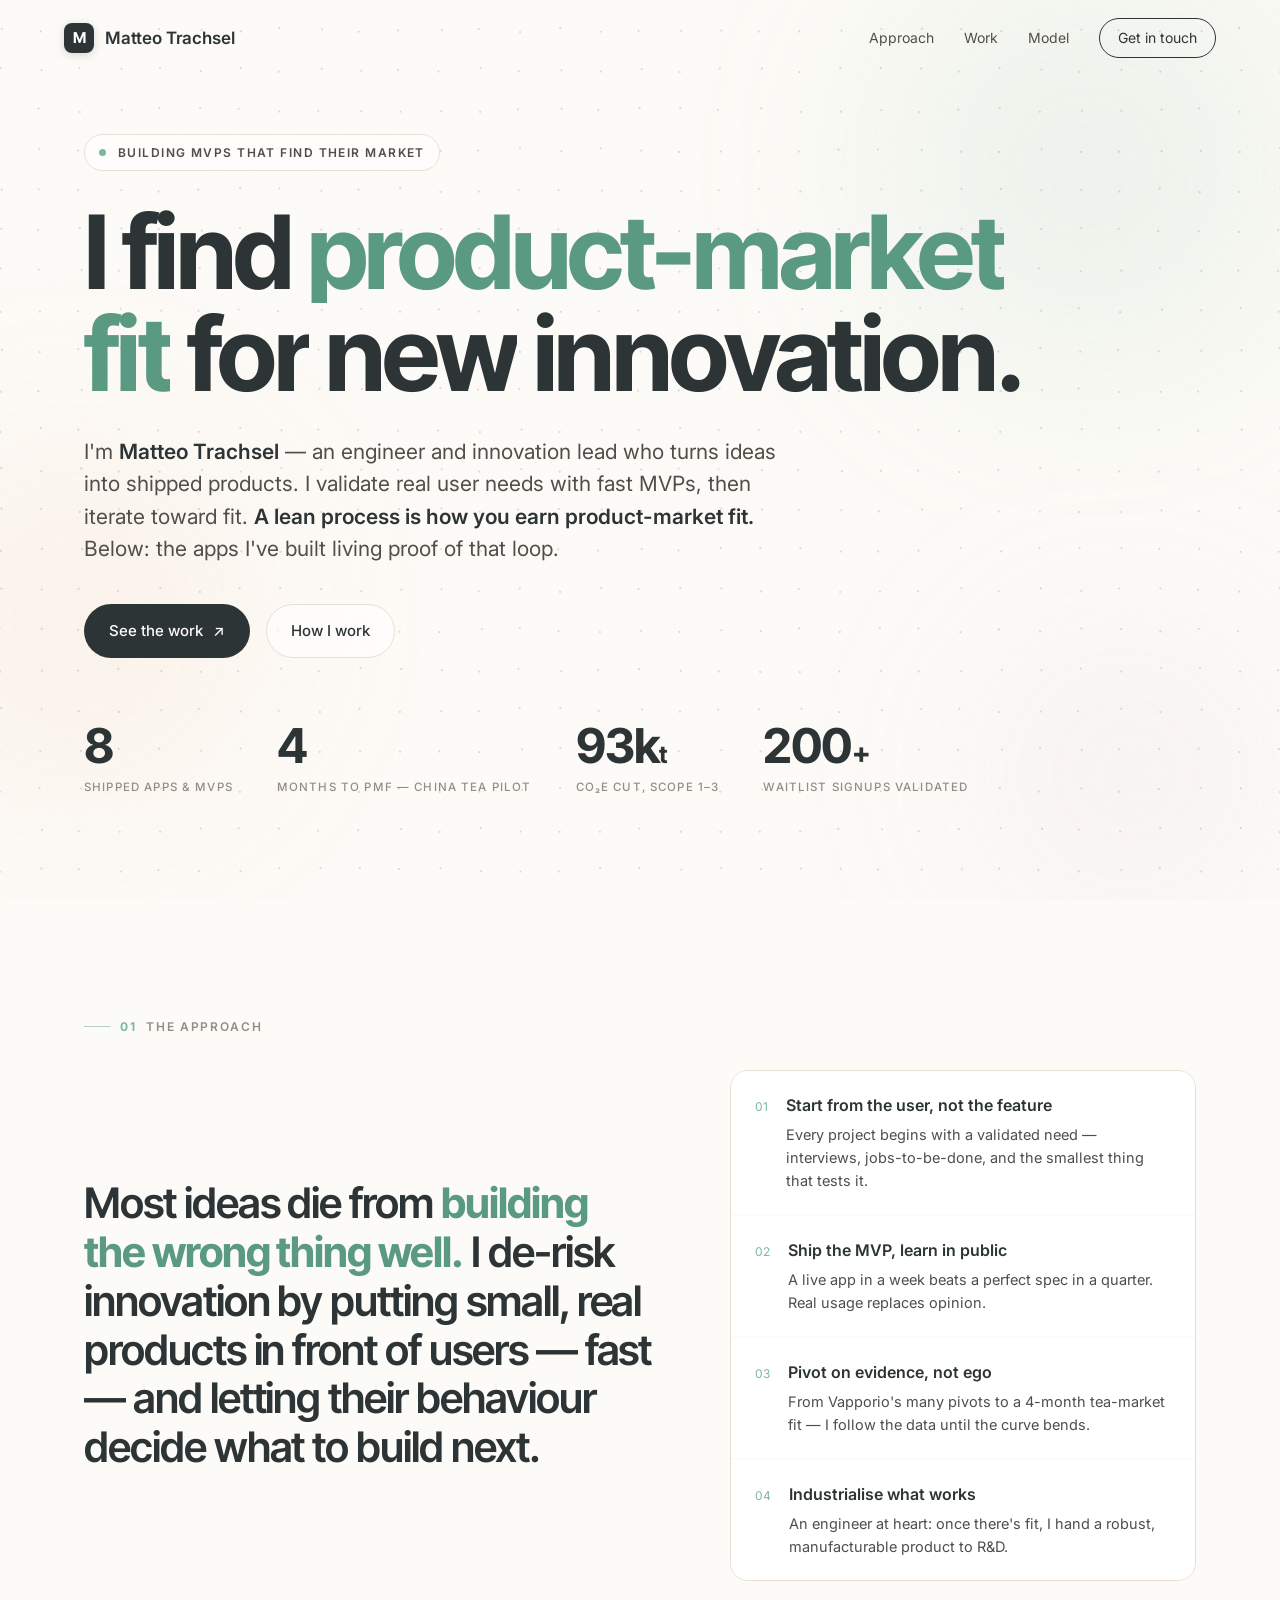
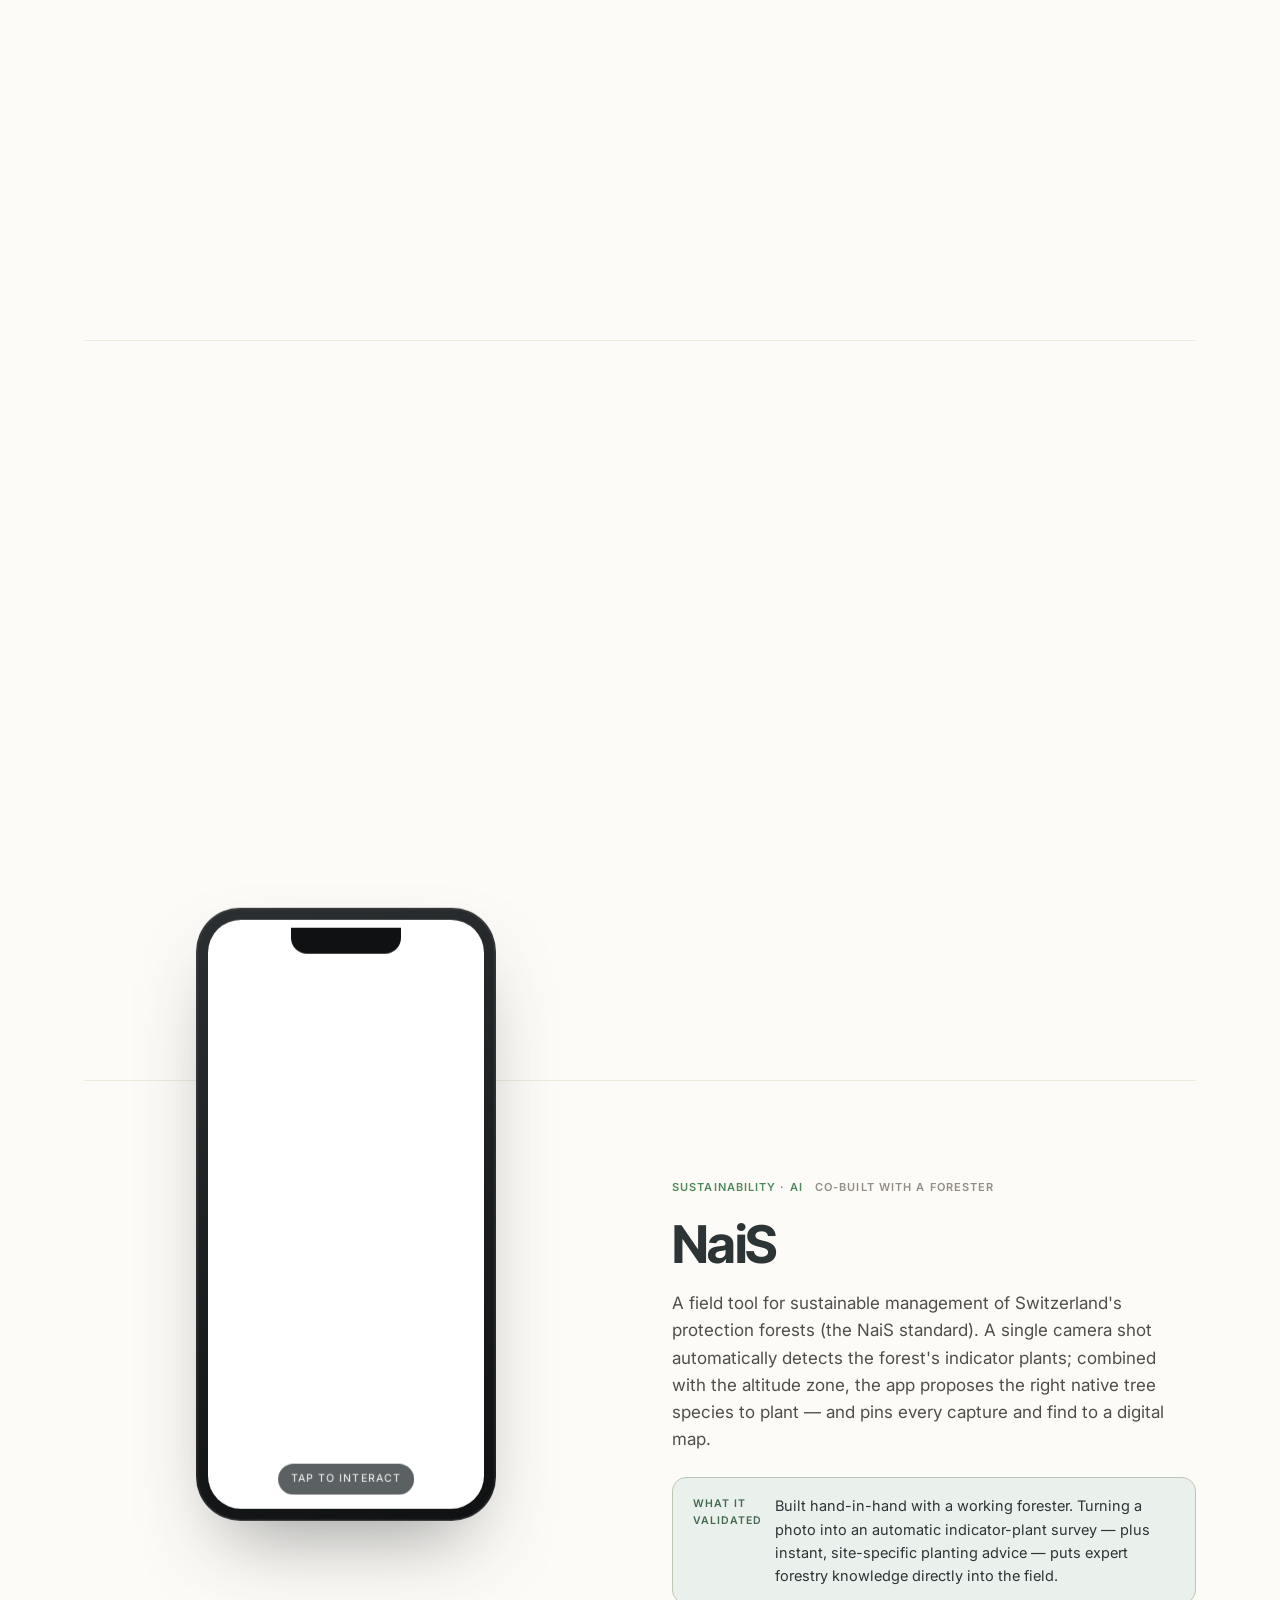
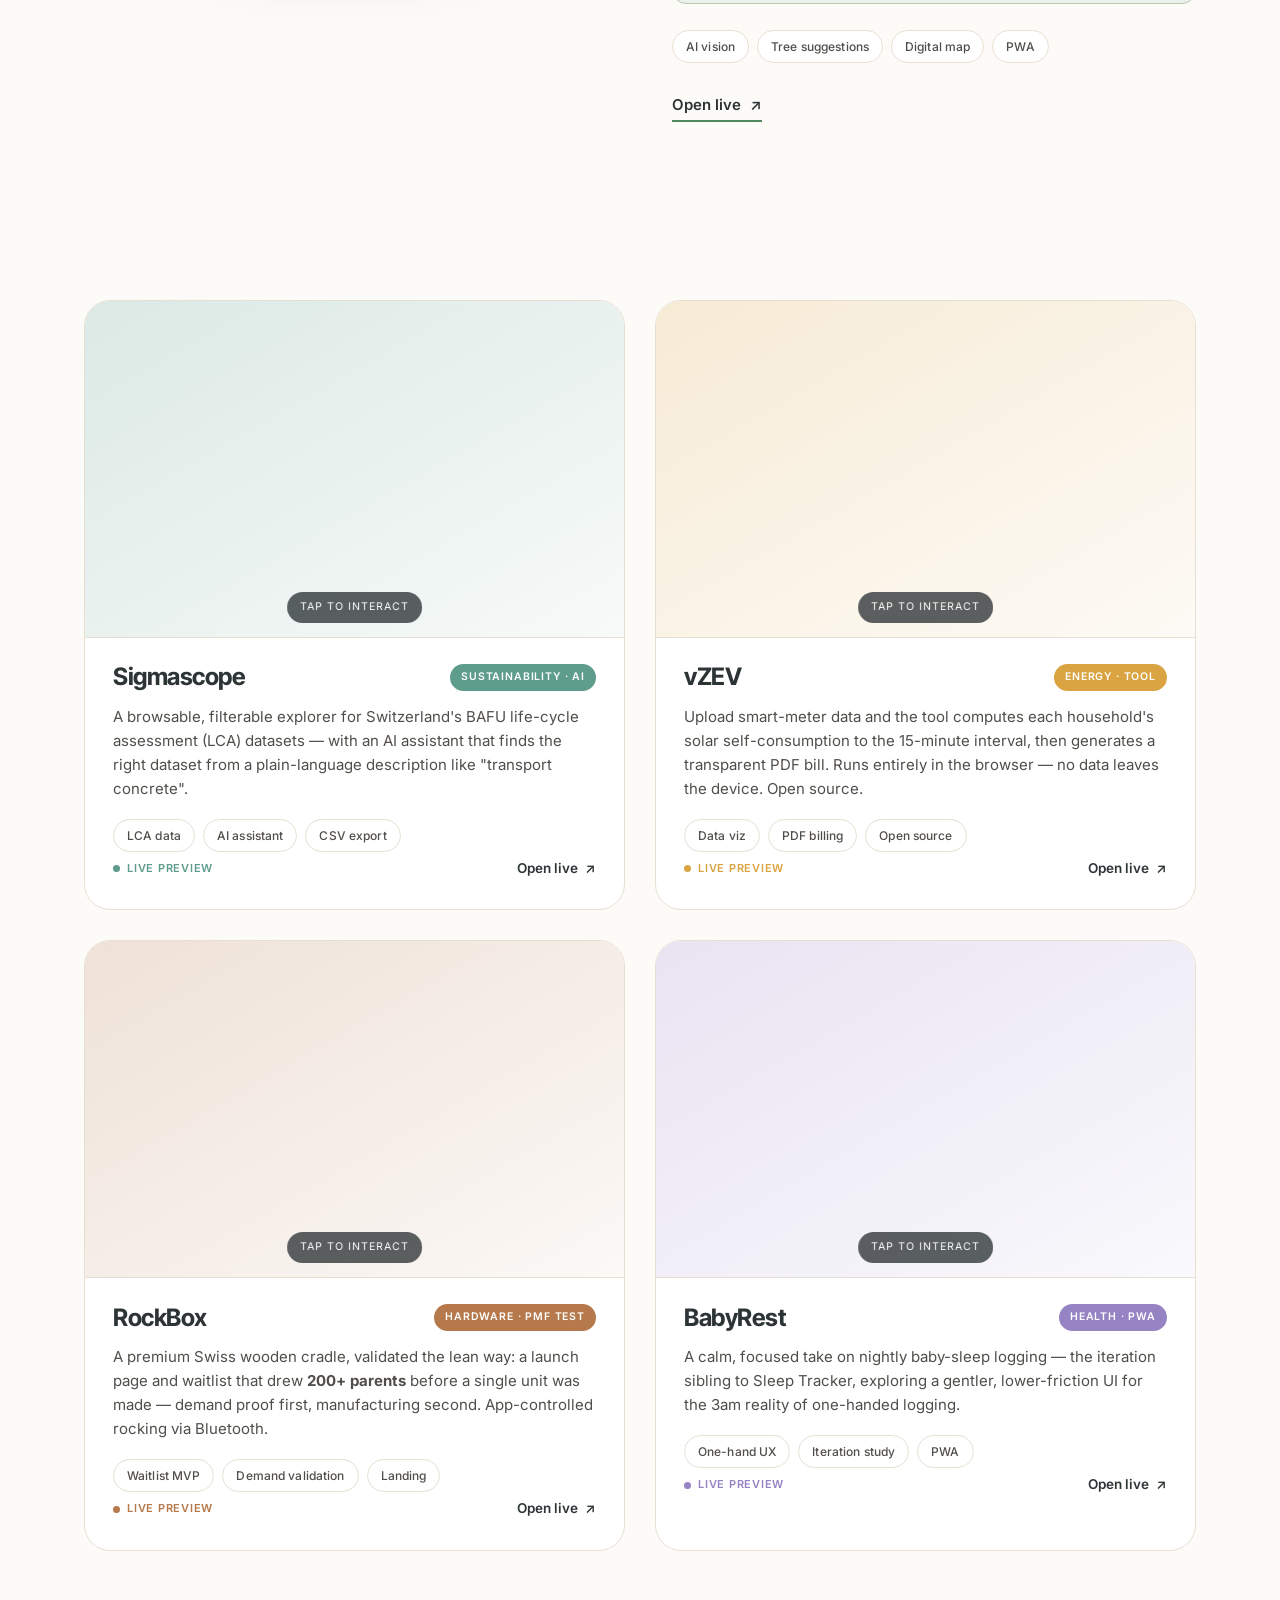
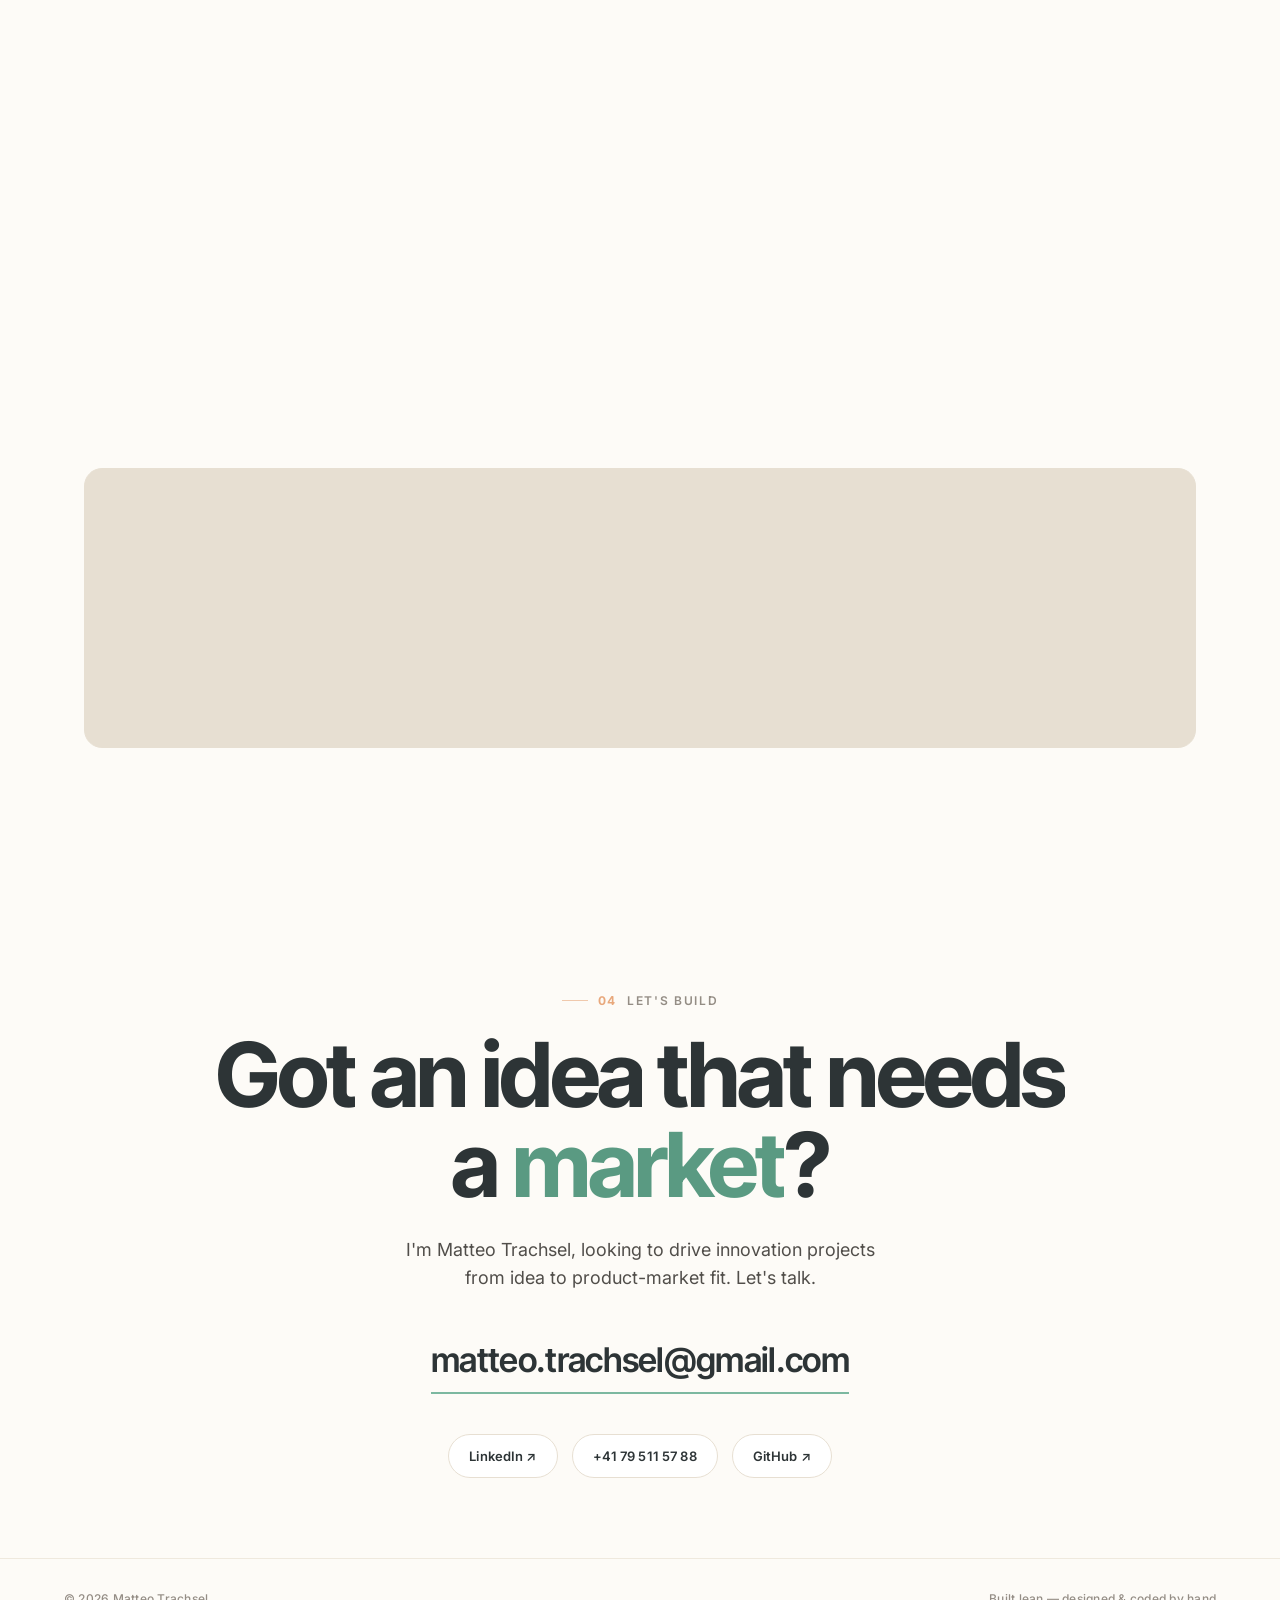
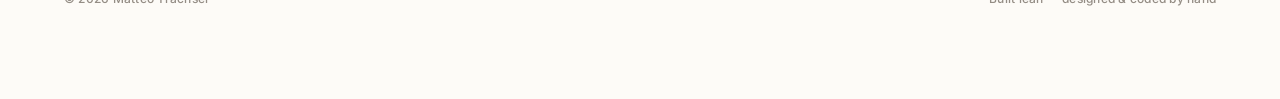
<file: index.html>
<!DOCTYPE html>
<!--
  Matteo Trachsel — Portfolio
  Design rationale:
  • Warm editorial system from the Ikigai design system (cream / sage / terracotta).
  • Narrative built for innovation & product-management recruiters: thesis = "I find
    product-market fit through lean MVPs", proof = a portfolio of shipped apps.
  • Each app gets one muted accent (Ikigai quadrant palette) for visual rhythm.
  • Flagships (Ikigai, Ottolenghi, Sleep Tracker) = large feature rows with live
    phone previews. Secondary apps = a 2-up grid with live browser/phone previews.
  • Live previews are real lazy-loaded iframes inside device/browser chrome,
    with "Open live" always available as the robust fallback.
-->
<html lang="en">
<head>
<meta charset="utf-8">
<meta name="viewport" content="width=device-width, initial-scale=1">
<title>Matteo Trachsel — Product-Market Fit for New Innovation</title>
<meta name="description" content="Matteo Trachsel — Head of Business Innovation. A portfolio of shipped MVPs built to find product-market fit through a lean process.">
<link rel="preconnect" href="https://fonts.googleapis.com">
<link rel="preconnect" href="https://fonts.gstatic.com" crossorigin>
<link href="https://fonts.googleapis.com/css2?family=Inter:wght@400;500;600;700&family=Inter+Tight:wght@500;600;700;800&display=swap" rel="stylesheet">
<link rel="stylesheet" href="styles.css">
</head>
<body>
<script>document.body.classList.add('js');</script>
<div class="scroll-progress" id="scrollProgress" aria-hidden="true"></div>

<div class="bg-field" aria-hidden="true">
  <div class="bloom b1" data-drift="0.06"></div>
  <div class="bloom b2" data-drift="-0.09"></div>
  <div class="bloom b3" data-drift="0.05"></div>
  <div class="grain"></div>
</div>

<!-- ============================ NAV ============================ -->
<nav class="nav" id="nav">
  <a class="brand" href="#top">
    <span class="mark">M</span>
    <span>Matteo Trachsel</span>
  </a>
  <div class="links">
    <a href="#thesis">Approach</a>
    <a href="#work">Work</a>
    <a href="#model">Model</a>
    <a class="cta" href="#contact">Get in touch</a>
  </div>
</nav>

<!-- ============================ HERO ============================ -->
<header class="hero" id="top">
  <canvas class="dot-field" id="dotField" aria-hidden="true"></canvas>
  <div class="wrap">
    <span class="eyebrow"><span class="dot"></span>Building MVPs that find their market</span>
    <h1 class="split">I find <span class="em">product-market&nbsp;fit</span> for new innovation.</h1>
    <p class="lede">I'm <b>Matteo Trachsel</b> — an engineer and innovation lead who turns ideas into shipped products. I validate real user needs with fast MVPs, then iterate toward fit. <b>A lean process is how you earn product-market fit.</b> Below: the apps I've built living proof of that loop.</p>
    <div class="actions">
      <a class="btn btn-primary" href="#work">See the work <span class="arrow">↗</span></a>
      <a class="btn btn-ghost" href="#thesis">How I work</a>
    </div>
    <div class="stats">
      <div class="stat"><div class="n" data-count="8">8</div><div class="l">Shipped apps &amp; MVPs</div></div>
      <div class="stat"><div class="n" data-count="4">4</div><div class="l">Months to PMF — China tea pilot</div></div>
      <div class="stat"><div class="n">93k<span style="font-size:.5em">t</span></div><div class="l">CO₂e cut, Scope 1–3</div></div>
      <div class="stat"><div class="n">200<span style="font-size:.6em">+</span></div><div class="l">Waitlist signups validated</div></div>
    </div>
  </div>
</header>

<!-- ============================ THESIS ============================ -->
<section class="thesis" id="thesis" style="--accent: var(--sage);">
  <div class="wrap">
    <div class="kicker reveal"><span class="idx">01</span> The approach</div>
    <div class="grid" style="margin-top:34px;">
      <blockquote class="reveal">
        Most ideas die from <span class="hl">building the wrong thing well.</span> I de-risk innovation by putting small, real products in front of users — fast — and letting their behaviour decide what to build next.
      </blockquote>
      <div class="principles reveal d1 from-right" data-stagger>
        <div class="p"><span class="num">01</span><div><h4>Start from the user, not the feature</h4><p>Every project begins with a validated need — interviews, jobs-to-be-done, and the smallest thing that tests it.</p></div></div>
        <div class="p"><span class="num">02</span><div><h4>Ship the MVP, learn in public</h4><p>A live app in a week beats a perfect spec in a quarter. Real usage replaces opinion.</p></div></div>
        <div class="p"><span class="num">03</span><div><h4>Pivot on evidence, not ego</h4><p>From Vapporio's many pivots to a 4-month tea-market fit — I follow the data until the curve bends.</p></div></div>
        <div class="p"><span class="num">04</span><div><h4>Industrialise what works</h4><p>An engineer at heart: once there's fit, I hand a robust, manufacturable product to R&amp;D.</p></div></div>
      </div>
    </div>
  </div>
</section>

<!-- ============================ WORK ============================ -->
<section class="work" id="work">
  <div class="wrap">
    <div class="head-row">
      <div class="sec-head reveal">
        <div class="kicker"><span class="idx">02</span> Selected work</div>
        <h2>Built, shipped, and live.</h2>
        <p class="sub">Each of these started as a hunch about a real need and became a working product. The previews below are the real apps, embedded live — interact with them, or open in a new tab.</p>
      </div>
    </div>

    <!-- ===== Flagship 1 — Ikigai ===== -->
    <article class="feature" style="--accent:#5A9A82;">
      <div class="f-copy reveal">
        <div class="app-kicker"><span class="badge">AI Coaching · PWA</span><span class="role">Concept → Build → Live</span></div>
        <h3>Ikigai</h3>
        <p class="desc">An AI career &amp; life coach that walks you through the Ikigai framework, then turns your purpose into concrete quarterly OKRs and monthly reviews. An empathetic GPT agent does the hard part — making reflection feel like a conversation, not a form.</p>
        <div class="validated">
          <span class="lab">What it<br>validated</span>
          <p>People will commit to purpose work if the onboarding feels human. Conversational discovery + OKRs kept users coming back for monthly check-ins.</p>
        </div>
        <div class="tags">
          <span class="tag">GPT agent</span><span class="tag">OKR engine</span><span class="tag">Installable PWA</span><span class="tag">Next.js</span>
        </div>
        <div class="links">
          <a class="link-live" href="https://ikigai2.vercel.app/" target="_blank" rel="noopener">Open live <span class="ar">↗</span></a>
        </div>
      </div>
      <div class="preview reveal d1">
        <div class="device">
          <div class="screen">
            <div class="frame-holder" data-src="https://ikigai2.vercel.app/">
              <div class="poster" style="background:linear-gradient(160deg,#7CB8A0,#5A9A82);"><div class="shimmer"></div><div class="ph-mark">IK</div></div>
              <div class="interact-hint">Tap to interact</div>
              <div class="click-shield"></div>
            </div>
          </div>
        </div>
      </div>
    </article>

    <!-- ===== Flagship 2 — Ottolenghi (flip) ===== -->
    <article class="feature flip" style="--accent:#CC8456;">
      <div class="f-copy reveal">
        <div class="app-kicker"><span class="badge">Lifestyle · Real-time</span><span class="role">Personal MVP → Daily use</span></div>
        <h3>Ottolenghi&nbsp;Simple</h3>
        <p class="desc">A recipe companion for 130+ dishes — browse by chapter, search by ingredient, hit "Surprise Me," and build a shopping list. A household code syncs the weekly menu and list with your partner in real time.</p>
        <div class="validated">
          <span class="lab">What it<br>validated</span>
          <p>Meal planning is a shared, two-person job. Real-time household sync turned a personal tool into something couples actually plan their week around.</p>
        </div>
        <div class="tags">
          <span class="tag">Real-time sync</span><span class="tag">Search &amp; filter</span><span class="tag">Shopping list</span><span class="tag">PWA</span>
        </div>
        <div class="links">
          <a class="link-live" href="https://ottolenghi.vercel.app/" target="_blank" rel="noopener">Open live <span class="ar">↗</span></a>
        </div>
      </div>
      <div class="preview reveal d1">
        <div class="device">
          <div class="screen">
            <div class="frame-holder" data-src="https://ottolenghi.vercel.app/">
              <div class="poster" style="background:linear-gradient(160deg,#C98A4E,#854d0e);"><div class="shimmer"></div><div class="ph-mark">OS</div></div>
              <div class="interact-hint">Tap to interact</div>
              <div class="click-shield"></div>
            </div>
          </div>
        </div>
      </div>
    </article>

    <!-- ===== Flagship 3 — Sleep Tracker ===== -->
    <article class="feature" style="--accent:#4E92BD;">
      <div class="f-copy reveal">
        <div class="app-kicker"><span class="badge">Health · Data</span><span class="role">Need → MVP → Live</span></div>
        <h3>Sleep&nbsp;Tracker</h3>
        <p class="desc">A tool for new parents to log and scientifically analyse a baby's sleep cycles. Quick nightly logging turns into pattern insight — so exhausted parents can see what's actually happening instead of guessing.</p>
        <div class="validated">
          <span class="lab">What it<br>validated</span>
          <p>Parents don't want more data — they want reassurance. Framing logs as readable cycle patterns was the feature that made it stick.</p>
        </div>
        <div class="tags">
          <span class="tag">Cycle analysis</span><span class="tag">Offline-first</span><span class="tag">Installable PWA</span><span class="tag">Charts</span>
        </div>
        <div class="links">
          <a class="link-live" href="https://sleeptracker-five.vercel.app/" target="_blank" rel="noopener">Open live <span class="ar">↗</span></a>
        </div>
      </div>
      <div class="preview reveal d1">
        <div class="device">
          <div class="screen">
            <div class="frame-holder" data-src="https://sleeptracker-five.vercel.app/">
              <div class="poster" style="background:linear-gradient(160deg,#a8d8ea,#6BAED6);"><div class="shimmer"></div><div class="ph-mark">ST</div></div>
              <div class="interact-hint">Tap to interact</div>
              <div class="click-shield"></div>
            </div>
          </div>
        </div>
      </div>
    </article>

    <!-- ===== Flagship 4 — NaiS (flip) ===== -->
    <article class="feature flip" style="--accent:#4F8A5E;">
      <div class="f-copy reveal">
        <div class="app-kicker"><span class="badge">Sustainability · AI</span><span class="role">Co-built with a forester</span></div>
        <h3>NaiS</h3>
        <p class="desc">A field tool for sustainable management of Switzerland's protection forests (the NaiS standard). A single camera shot automatically detects the forest's indicator plants; combined with the altitude zone, the app proposes the right native tree species to plant — and pins every capture and find to a digital map.</p>
        <div class="validated">
          <span class="lab">What it<br>validated</span>
          <p>Built hand-in-hand with a working forester. Turning a photo into an automatic indicator-plant survey — plus instant, site-specific planting advice — puts expert forestry knowledge directly into the field.</p>
        </div>
        <div class="tags">
          <span class="tag">AI vision</span><span class="tag">Tree suggestions</span><span class="tag">Digital map</span><span class="tag">PWA</span>
        </div>
        <div class="links">
          <a class="link-live" href="https://nais-sigma.vercel.app/" target="_blank" rel="noopener">Open live <span class="ar">↗</span></a>
        </div>
      </div>
      <div class="preview reveal d1">
        <div class="device">
          <div class="screen">
            <div class="frame-holder" data-src="https://nais-sigma.vercel.app/">
              <div class="poster" style="background:linear-gradient(160deg,#6FAE83,#4F8A5E);"><div class="shimmer"></div><div class="ph-mark">Na</div></div>
              <div class="interact-hint">Tap to interact</div>
              <div class="click-shield"></div>
            </div>
          </div>
        </div>
      </div>
    </article>
  </div>
  <div class="wrap">
    <div class="grid-apps" data-stagger>

      <!-- Sigmascope -->
      <article class="card reveal" style="--accent:#5E9C8B;">
        <div class="card-view">
          <div class="frame-holder" data-src="https://sigmascope.ch/" data-w="1340">
            <div class="poster" style="background:linear-gradient(150deg,#5E9C8B,#3f7b6c);"><div class="shimmer"></div><div class="ph-mark">SS</div></div>
            <div class="interact-hint">Tap to interact</div>
            <div class="click-shield"></div>
          </div>
        </div>
        <div class="card-body">
          <div class="top"><span class="name">Sigmascope</span><span class="chip">Sustainability · AI</span></div>
          <p>A browsable, filterable explorer for Switzerland's BAFU life-cycle assessment (LCA) datasets — with an AI assistant that finds the right dataset from a plain-language description like "transport concrete".</p>
          <div class="tags"><span class="tag">LCA data</span><span class="tag">AI assistant</span><span class="tag">CSV export</span></div>
          <div class="card-foot">
            <span class="live-pill"><span class="pdot"></span>Live preview</span>
            <a class="open" href="https://sigmascope.ch/" target="_blank" rel="noopener">Open live <span class="ar">↗</span></a>
          </div>
        </div>
      </article>

      <!-- vZEV -->
      <article class="card reveal d1" style="--accent:#D9A441;">
        <div class="card-view">
          <div class="frame-holder" data-src="https://vzev-ogimatte.vercel.app/" data-w="1340">
            <div class="poster" style="background:linear-gradient(150deg,#E6B85C,#C98A2E);"><div class="shimmer"></div><div class="ph-mark">vZ</div></div>
            <div class="interact-hint">Tap to interact</div>
            <div class="click-shield"></div>
          </div>
        </div>
        <div class="card-body">
          <div class="top"><span class="name">vZEV</span><span class="chip">Energy · Tool</span></div>
          <p>Upload smart-meter data and the tool computes each household's solar self-consumption to the 15-minute interval, then generates a transparent PDF bill. Runs entirely in the browser — no data leaves the device. Open source.</p>
          <div class="tags"><span class="tag">Data viz</span><span class="tag">PDF billing</span><span class="tag">Open source</span></div>
          <div class="card-foot">
            <span class="live-pill"><span class="pdot"></span>Live preview</span>
            <a class="open" href="https://vzev-ogimatte.vercel.app/" target="_blank" rel="noopener">Open live <span class="ar">↗</span></a>
          </div>
        </div>
      </article>

      <!-- RockBox -->
      <article class="card reveal" style="--accent:#B5794B;">
        <div class="card-view">
          <div class="frame-holder" data-src="https://rockbox-landing.vercel.app/" data-w="1340">
            <div class="poster" style="background:linear-gradient(150deg,#C08B5C,#8a5a32);"><div class="shimmer"></div><div class="ph-mark">RB</div></div>
            <div class="interact-hint">Tap to interact</div>
            <div class="click-shield"></div>
          </div>
        </div>
        <div class="card-body">
          <div class="top"><span class="name">RockBox</span><span class="chip">Hardware · PMF test</span></div>
          <p>A premium Swiss wooden cradle, validated the lean way: a launch page and waitlist that drew <b>200+ parents</b> before a single unit was made — demand proof first, manufacturing second. App-controlled rocking via Bluetooth.</p>
          <div class="tags"><span class="tag">Waitlist MVP</span><span class="tag">Demand validation</span><span class="tag">Landing</span></div>
          <div class="card-foot">
            <span class="live-pill"><span class="pdot"></span>Live preview</span>
            <a class="open" href="https://rockbox-landing.vercel.app/" target="_blank" rel="noopener">Open live <span class="ar">↗</span></a>
          </div>
        </div>
      </article>

      <!-- BabyRest -->
      <article class="card reveal d1" style="--accent:#9683C4;">
        <div class="card-view">
          <div class="frame-holder" data-src="https://babyrest.netlify.app/" data-w="412">
            <div class="poster" style="background:linear-gradient(150deg,#A99AD6,#7d6cb0);"><div class="shimmer"></div><div class="ph-mark">BR</div></div>
            <div class="interact-hint">Tap to interact</div>
            <div class="click-shield"></div>
          </div>
        </div>
        <div class="card-body">
          <div class="top"><span class="name">BabyRest</span><span class="chip">Health · PWA</span></div>
          <p>A calm, focused take on nightly baby-sleep logging — the iteration sibling to Sleep Tracker, exploring a gentler, lower-friction UI for the 3am reality of one-handed logging.</p>
          <div class="tags"><span class="tag">One-hand UX</span><span class="tag">Iteration study</span><span class="tag">PWA</span></div>
          <div class="card-foot">
            <span class="live-pill"><span class="pdot"></span>Live preview</span>
            <a class="open" href="https://babyrest.netlify.app/" target="_blank" rel="noopener">Open live <span class="ar">↗</span></a>
          </div>
        </div>
      </article>

    </div>
  </div>
</section>

<!-- ====================== PRODUCT OPERATING MODEL ====================== -->
<section class="pom" id="model" style="--accent: var(--sage);">
  <div class="wrap">
    <div class="sec-head reveal">
      <div class="kicker"><span class="idx">03</span> Product operating model</div>
      <h2>How I run product.</h2>
      <p class="sub">A repeatable loop ships one product. A modern operating model ships them again and again — empowered teams, pointed at outcomes, learning every week. This is how I structure product work, whether it's a weekend MVP or an organisation.</p>
    </div>

    <div class="pom-grid" data-stagger>
      <div class="pom-cell">
        <span class="pom-num">01</span>
        <h4>Empowered teams</h4>
        <p>Cross-functional teams own a problem, not a backlog. I hand teams outcomes to pursue and the autonomy to find the best solution — then get out of the way.</p>
      </div>
      <div class="pom-cell">
        <span class="pom-num">02</span>
        <h4>Outcomes over output</h4>
        <p>Success is a moved metric — activation, retention, revenue — not a list of features shipped. Roadmaps are bets on outcomes, not promises of scope.</p>
      </div>
      <div class="pom-cell">
        <span class="pom-num">03</span>
        <h4>Continuous discovery</h4>
        <p>Weekly contact with real users. Risky assumptions get tested with prototypes before a line of production code is written — discovery and delivery run in parallel.</p>
      </div>
      <div class="pom-cell">
        <span class="pom-num">04</span>
        <h4>Continuous delivery</h4>
        <p>Small, frequent releases. Shipping is a routine, not an event — so feedback loops stay tight, risk stays low, and the product keeps compounding.</p>
      </div>
    </div>
  </div>
</section>

<!-- ============================ CONTACT ============================ -->
<section class="contact" id="contact" style="--accent:var(--terra);">
  <div class="wrap">
    <div class="kicker reveal" style="justify-content:center;"><span class="idx">04</span> Let's build</div>
    <h2 class="reveal" style="margin-top:20px;">Got an idea that needs<br>a <span class="em">market</span>?</h2>
    <p class="sub reveal d1">I'm Matteo Trachsel, looking to drive innovation projects from idea to product-market fit. Let's talk.</p>
    <a class="mail reveal d1" href="mailto:matteo.trachsel@gmail.com">matteo.trachsel@gmail.com</a>
    <div class="social reveal d2">
      <a href="https://www.linkedin.com/in/matteotrachsel" target="_blank" rel="noopener">LinkedIn ↗</a>
      <a href="tel:+41795115788">+41 79 511 57 88</a>
      <a href="https://github.com/matteotrachsel" target="_blank" rel="noopener">GitHub ↗</a>
    </div>
  </div>
  <div class="foot">
    <span>© 2026 Matteo Trachsel</span>
    <span>Built lean — designed &amp; coded by hand</span>
  </div>
</section>

<script src="portfolio.js"></script>
</body>
</html>
</file>
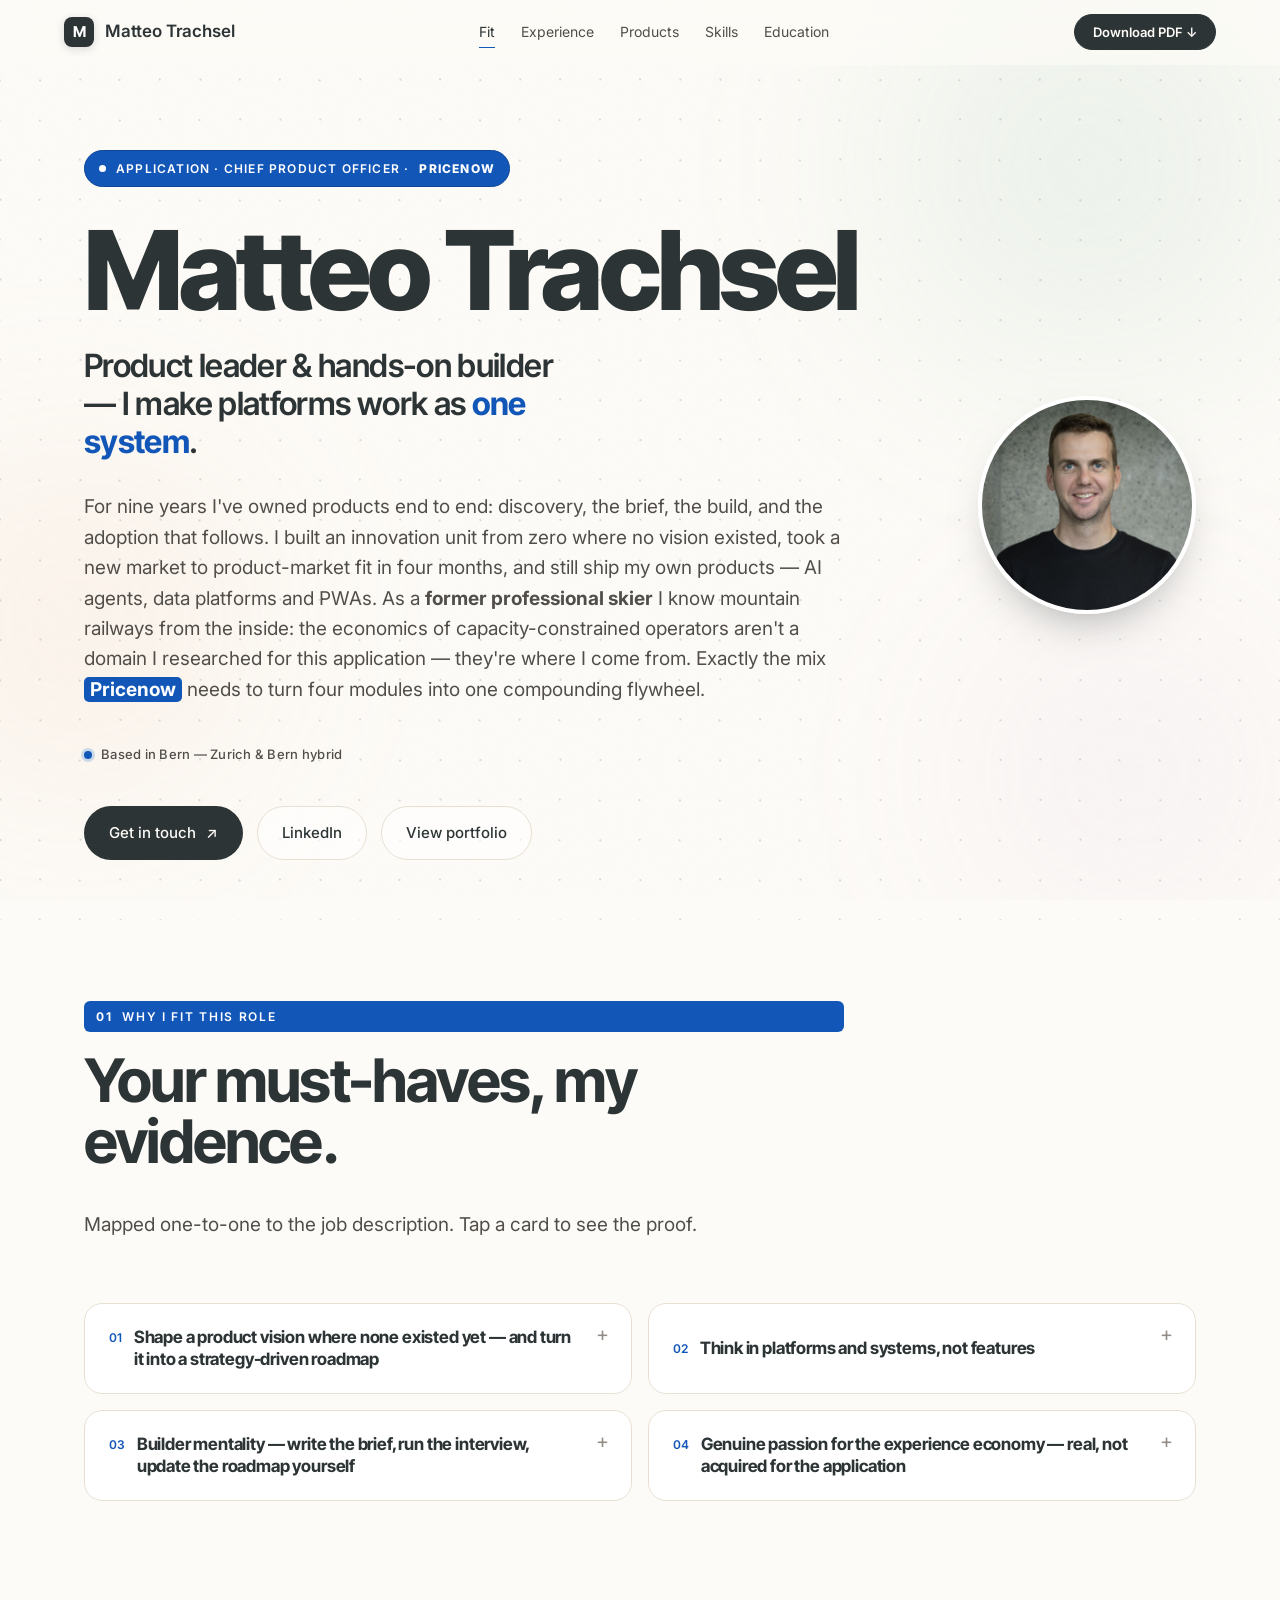
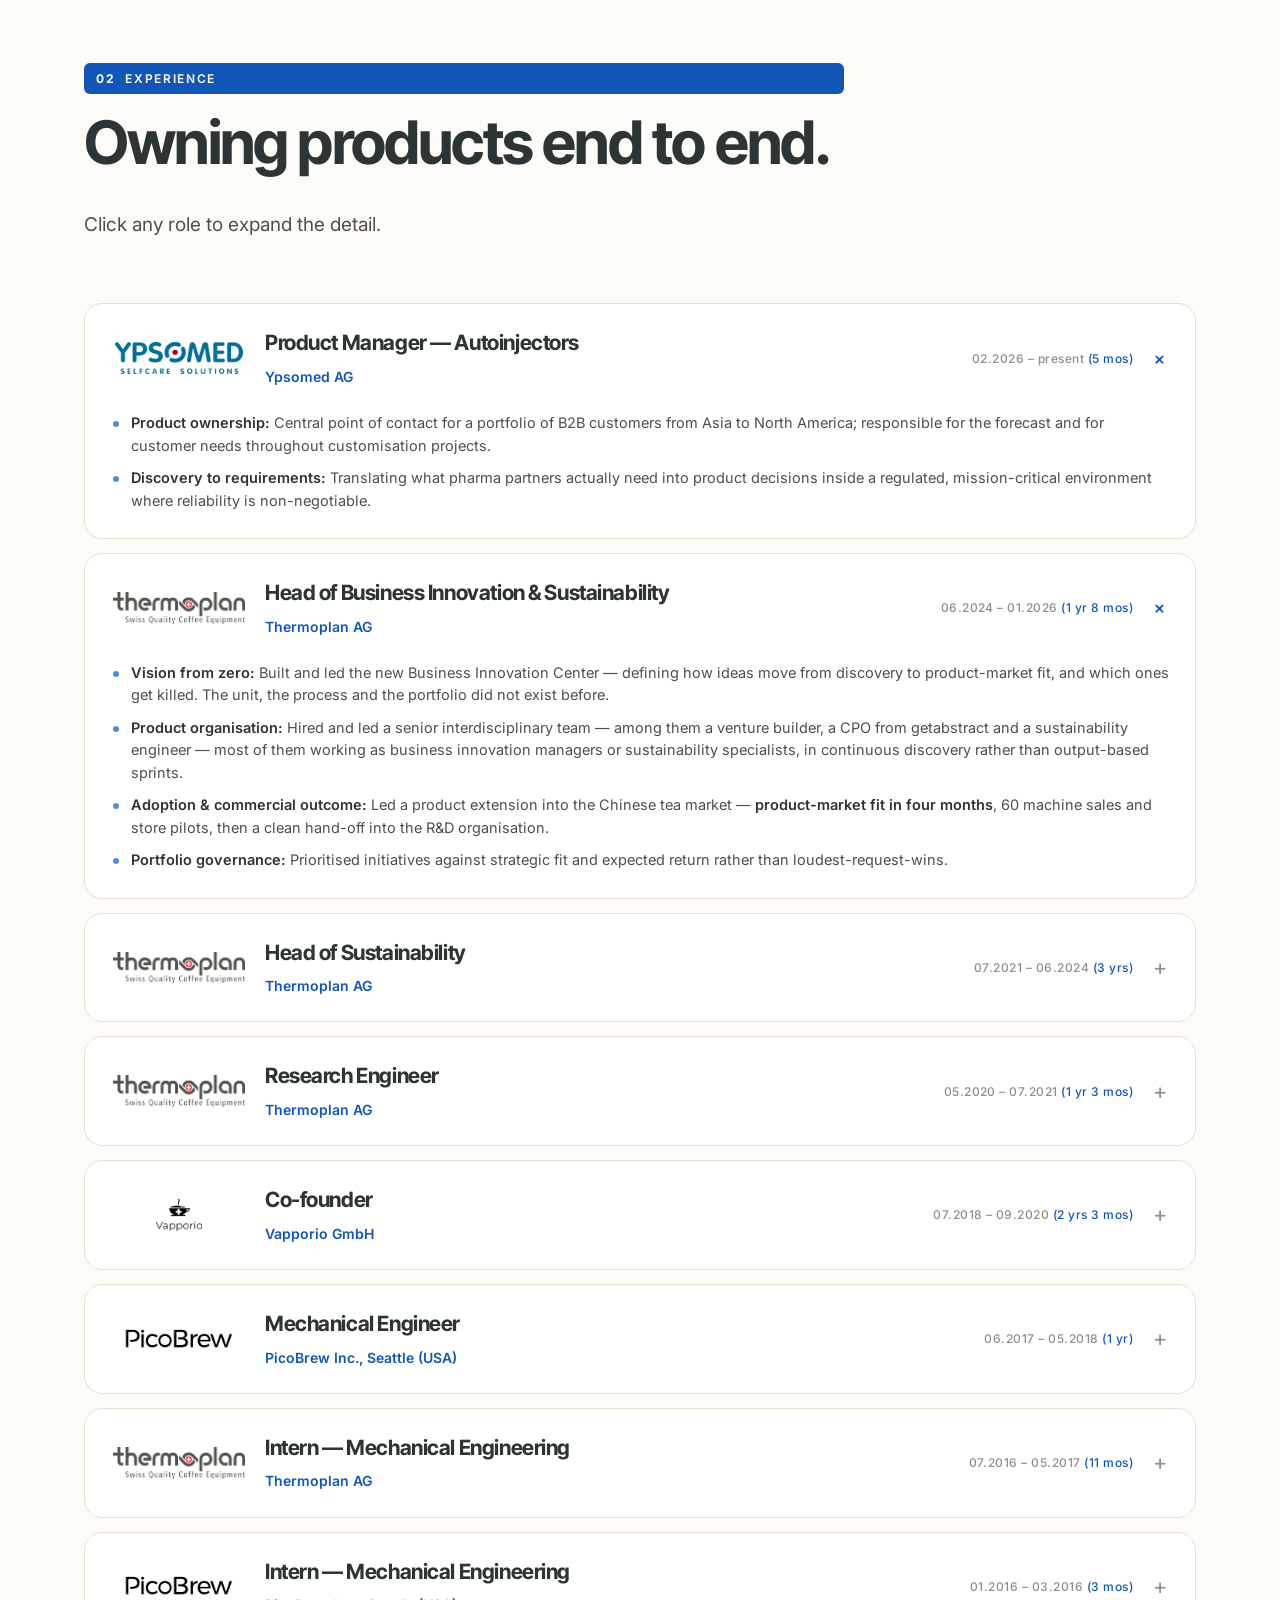
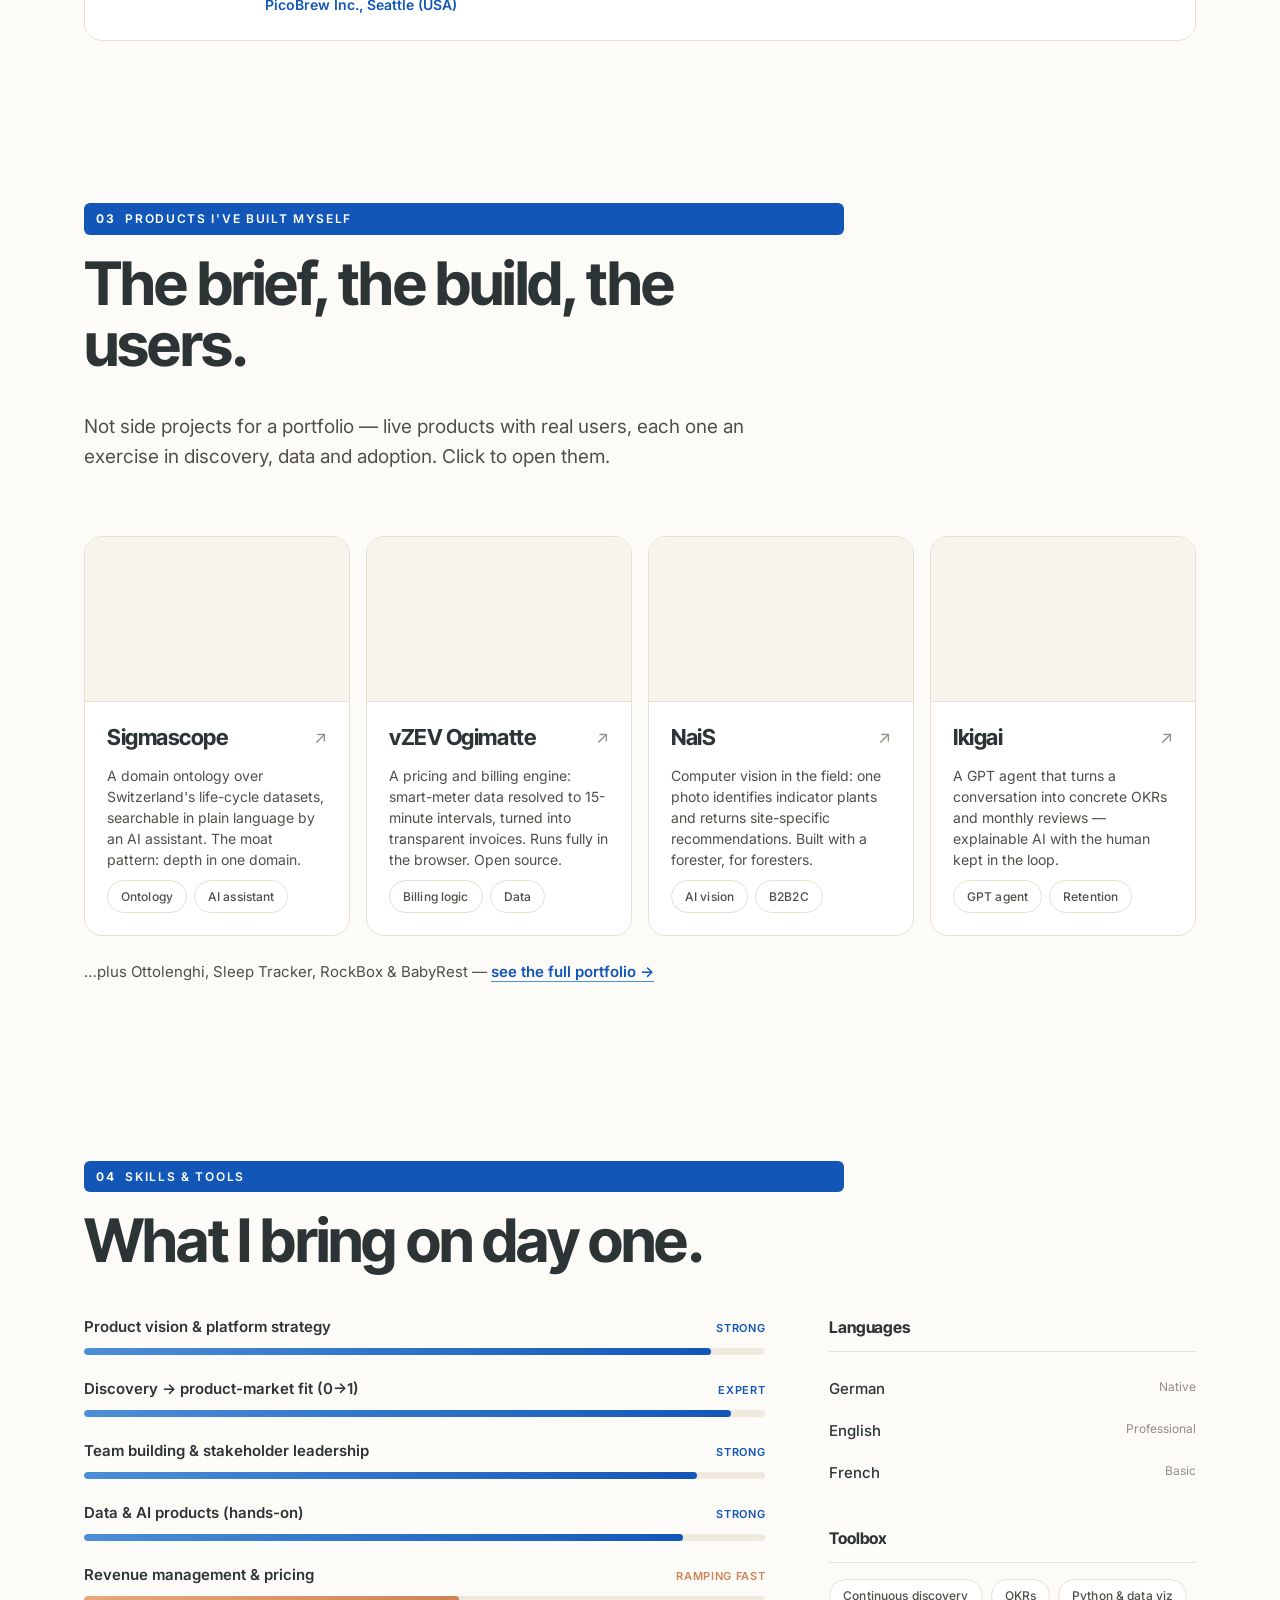
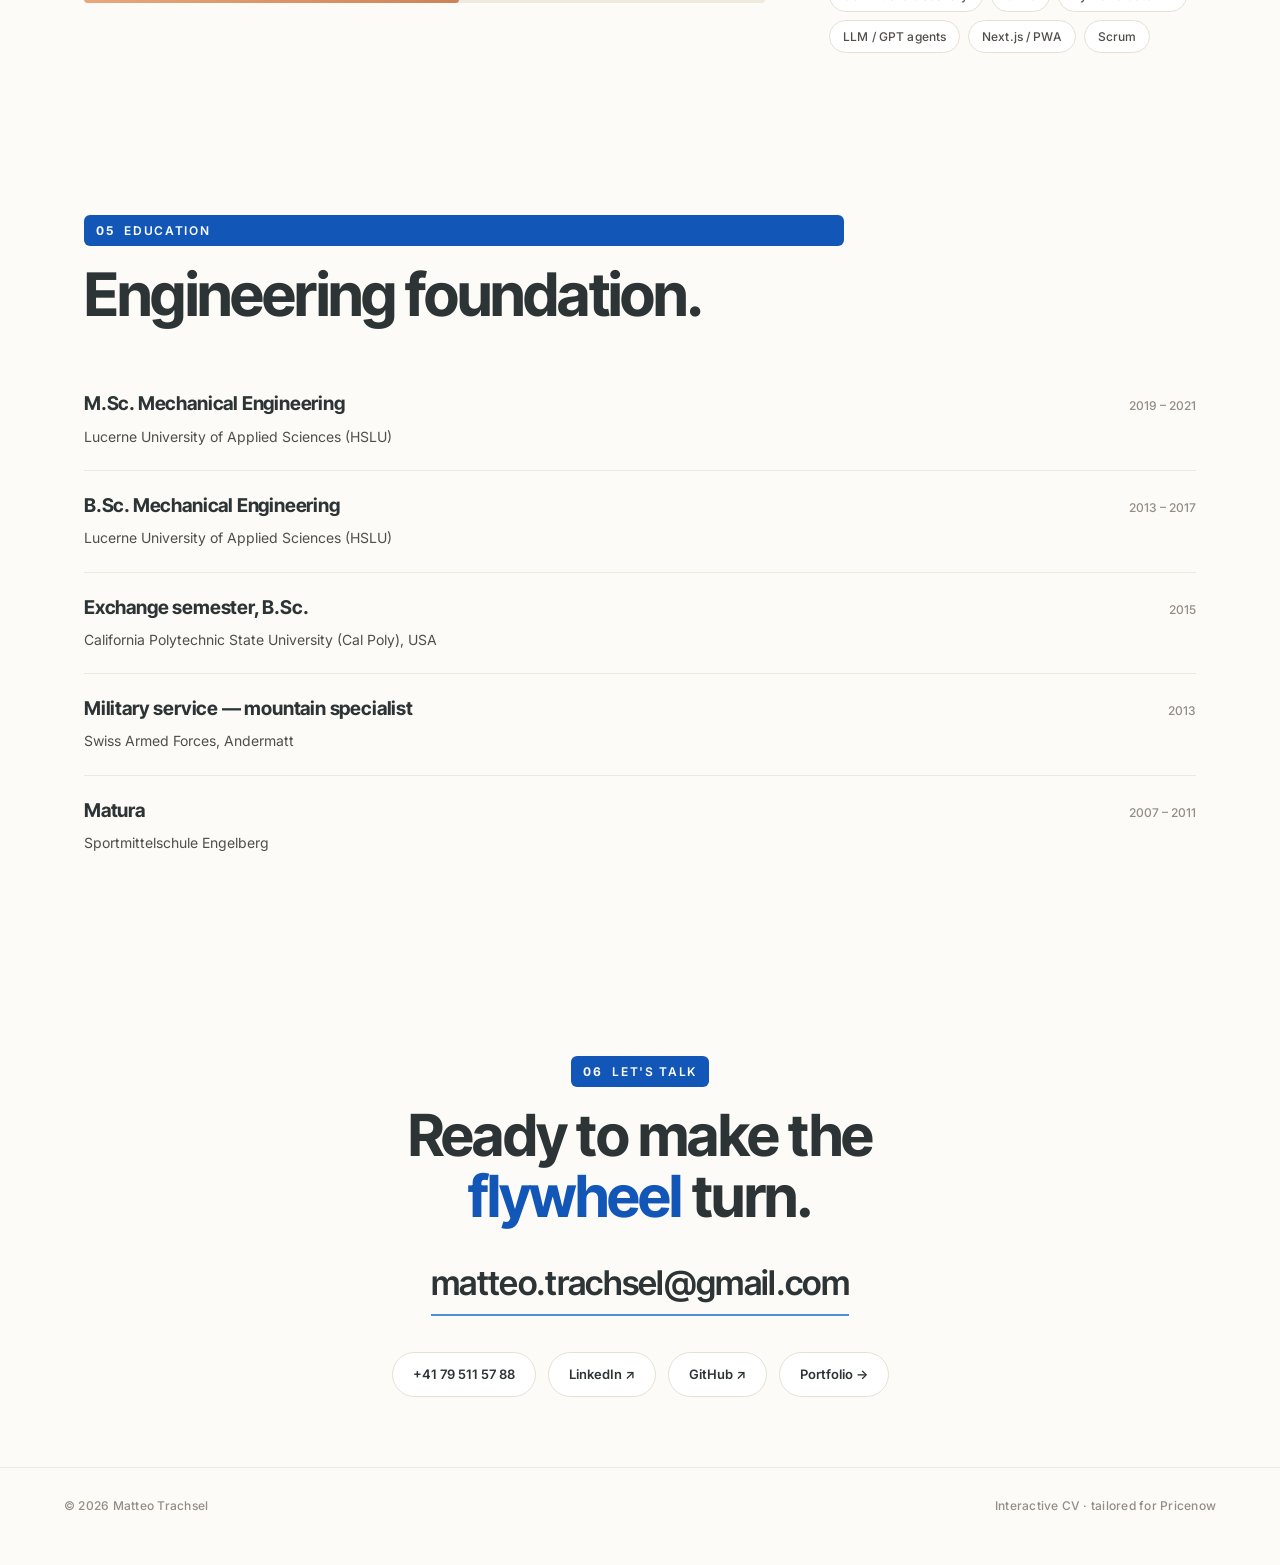
<file: cv.html>
<!DOCTYPE html>
<!--
  Matteo Trachsel — Interactive CV
  Tailored application for: Chief Product Officer · Pricenow AG
  Reuses the portfolio design system (Inter, warm-minimal) with a platform-blue accent.
-->
<html lang="en">

<head>
  <meta charset="utf-8">
  <meta name="viewport" content="width=device-width, initial-scale=1">
  <title>Matteo Trachsel — CV · Chief Product Officer</title>
  <meta name="description"
    content="Interactive CV of Matteo Trachsel — tailored application for Chief Product Officer at Pricenow. Product leader, hands-on builder, platform thinker with genuine roots in the alpine experience economy.">
  <link rel="preconnect" href="https://fonts.googleapis.com">
  <link rel="preconnect" href="https://fonts.gstatic.com" crossorigin>
  <link
    href="https://fonts.googleapis.com/css2?family=Inter:wght@400;500;600;700&family=Inter+Tight:wght@500;600;700;800&display=swap"
    rel="stylesheet">
  <link rel="stylesheet" href="styles.css">
  <link rel="stylesheet" href="cv.css?v=6">
</head>

<body>
  <script>document.body.classList.add('js');</script>
  <div class="scroll-progress" id="scrollProgress" aria-hidden="true"></div>

  <!-- ============ PRINT-ONLY COVER (PDF head: link + recruiter) ============ -->
  <div class="print-cover">
    <a class="pc-banner" href="https://matteotrachsel.github.io/Portfolio/cv.html">
      <span class="pc-flag">Keine klassische Bewerbung</span>
      <span class="pc-text">Meine Bewerbung ist eine <b>interaktive Webseite</b> — dieses PDF ist der Auszug. Vollständige
        Bewerbung mit Live-Demos der Produkte, die ich selbst gebaut habe:</span>
      <span class="pc-url">matteotrachsel.github.io/Portfolio/cv.html</span>
    </a>
    <p class="pc-to">Für das <b>Recruiting-Team von Pricenow</b> · recruiting@pricenow.ch</p>
    <div class="pc-id">
      <div class="pc-name">
        <strong>Matteo Trachsel</strong>
        <span>Bewerbung: Chief Product Officer</span>
      </div>
      <div class="pc-contact">
        <span>matteo.trachsel@gmail.com</span>
        <span>+41 79 511 57 88</span>
        <span>Bern · linkedin.com/in/matteotrachsel</span>
      </div>
      <img class="pc-photo" src="assets/portrait-sq.jpg" alt="" onerror="this.remove()">
    </div>
  </div>

  <div class="bg-field" aria-hidden="true">
    <div class="bloom b1"></div>
    <div class="bloom b2"></div>
    <div class="bloom b3"></div>
    <div class="grain"></div>
  </div>

  <!-- ===================== STICKY SECTION NAV ===================== -->
  <nav class="cv-nav" id="cvNav">
    <a class="cv-brand" href="index.html"><span class="mark">M</span><span>Matteo Trachsel</span></a>
    <div class="cv-links">
      <a href="#fit">Fit</a>
      <a href="#experience">Experience</a>
      <a href="#projects">Products</a>
      <a href="#skills">Skills</a>
      <a href="#education">Education</a>
    </div>
    <button class="cv-print" id="printBtn" type="button">Download PDF <span aria-hidden="true">↓</span></button>
  </nav>

  <!-- ===================== HERO ===================== -->
  <header class="cv-hero" id="top">
    <canvas class="dot-field" id="dotField" aria-hidden="true"></canvas>
    <div class="wrap hero-grid">
      <div class="hero-text">
        <span class="cv-eyebrow"><span class="dot"></span>Application · Chief Product Officer ·
          <span class="post">Pricenow</span></span>
        <h1 class="split">Matteo&nbsp;Trachsel</h1>
        <p class="cv-role">Product leader &amp; hands-on builder — I make platforms work as <span class="em">one
            system</span>.</p>
        <p class="cv-lede">For nine years I've owned products end to end: discovery, the brief, the build, and the
          adoption that follows. I built an innovation unit from zero where no vision existed, took a new market to
          product-market fit in four months, and still ship my own products — AI agents, data platforms and PWAs. As a
          <b>former professional skier</b> I know mountain railways from the inside: the economics of
          capacity-constrained operators aren't a domain I researched for this application — they're where I come from.
          Exactly the mix
          <span class="post">Pricenow</span> needs to turn four modules into one compounding flywheel.</p>

        <p class="cv-meta"><span class="pin" aria-hidden="true"></span>Based in Bern — Zurich &amp; Bern hybrid</p>

        <div class="cv-actions">
          <a class="btn btn-primary"
            href="mailto:matteo.trachsel@gmail.com?subject=Chief%20Product%20Officer%20%E2%80%93%20Pricenow">Get in
            touch <span class="arrow">↗</span></a>
          <a class="btn btn-ghost" href="https://www.linkedin.com/in/matteotrachsel" target="_blank"
            rel="noopener">LinkedIn</a>
          <a class="btn btn-ghost" href="index.html" target="_blank" rel="noopener">View portfolio</a>
        </div>
      </div>
      <img class="cv-portrait" src="assets/portrait-sq.jpg" alt="Matteo Trachsel" onerror="this.remove()">
    </div>
  </header>

  <!-- ===================== WHY I FIT ===================== -->
  <section class="cv-sec" id="fit">
    <div class="wrap">
      <div class="sec-head reveal">
        <div class="kicker"><span class="idx">01</span> Why I fit this role</div>
        <h2>Your must-haves, my evidence.</h2>
        <p class="sub">Mapped one-to-one to the job description. Tap a card to see the proof.</p>
      </div>

      <div class="fit-grid" data-stagger>
        <button class="fit-card reveal" type="button">
          <div class="fit-q"><span class="qn">01</span>Shape a product vision where none existed yet — and turn it into
            a strategy-driven roadmap</div>
          <div class="fit-a">I built Thermoplan's Business Innovation Center from zero: no unit, no process, no
            vision. I defined how ideas become validated products, staffed the team, and ran it to outcomes — including
            a product extension for the Chinese tea market that reached <b>product-market fit in four months</b> and 60
            machine sales before hand-off to R&amp;D. Before that, as Head of Sustainability, I wrote the company's
            first group-wide strategy with its own KPI and milestone system.</div>
        </button>
        <button class="fit-card reveal" type="button">
          <div class="fit-q"><span class="qn">02</span>Think in platforms and systems, not features</div>
          <div class="fit-a">My instinct is to build the system underneath, not the one-off. I replaced manual
            reporting with an automated accounting platform spanning Scope 1–3 — one data model, interactive
            visualisation, and a report partners could self-serve. With Sigmascope I built exactly the pattern you call
            a moat: a <b>domain ontology</b> over Switzerland's life-cycle datasets, made searchable in plain language.
            Depth in one domain beats breadth across many — that's a conviction, not a slogan.</div>
        </button>
        <button class="fit-card reveal" type="button">
          <div class="fit-q"><span class="qn">03</span>Builder mentality — write the brief, run the interview, update
            the roadmap yourself</div>
          <div class="fit-a">At 20 people the product leader has to do the work. I ship products myself: an AI career
            coach with a GPT agent, a computer-vision field app built together with a forester, an in-browser billing
            tool for solar self-consumption. I run the interviews, write the brief, build the MVP, and watch what people
            actually do with it — <b>eight products live</b>, not slideware.
            <span class="fit-links">
              <a href="https://sigmascope.ch/" target="_blank" rel="noopener"
                onclick="event.stopPropagation()">Sigmascope — AI over LCA data ↗</a>
              <a href="https://nais-sigma.vercel.app/" target="_blank" rel="noopener"
                onclick="event.stopPropagation()">NaiS — computer vision in the field ↗</a>
              <a href="https://vzev-ogimatte.vercel.app/" target="_blank" rel="noopener"
                onclick="event.stopPropagation()">vZEV Ogimatte — billing engine ↗</a>
            </span>
          </div>
        </button>
        <div class="fit-card reveal" role="button" tabindex="0">
          <div class="fit-q"><span class="qn">04</span>Genuine passion for the experience economy — real, not acquired
            for the application</div>
          <div class="fit-a">I went to the <b>Sportmittelschule Engelberg</b> and served as a mountain specialist in the
            Swiss Army; ski touring and mountaineering are still how I spend my weekends. I know what a weather window,
            a peak Saturday and a half-empty Tuesday mean for an operator whose capacity expires daily — the exact
            economics dynamic pricing exists to solve. Add nine years of Swiss B2B: industrial partners, DACH buying
            culture, and decisions made with data.</div>
        </div>
      </div>
    </div>
  </section>

  <!-- ===================== EXPERIENCE ===================== -->
  <section class="cv-sec" id="experience">
    <div class="wrap">
      <div class="sec-head reveal">
        <div class="kicker"><span class="idx">02</span> Experience</div>
        <h2>Owning products end to end.</h2>
        <p class="sub">Click any role to expand the detail.</p>
      </div>

      <div class="xp-list" id="xpList">

        <article class="xp reveal open">
          <header class="xp-head">
            <div class="xp-logo"><img src="assets/logos/ypsomed.png" alt="Ypsomed logo" loading="lazy"
                onerror="this.remove()"><span class="mono">Y</span></div>
            <div class="xp-title">
              <h3>Product Manager — Autoinjectors</h3>
              <span class="xp-org">Ypsomed AG</span>
            </div>
            <span class="xp-date">02.2026 – present <span class="dur">(5 mos)</span></span>
            <span class="xp-toggle" aria-hidden="true">+</span>
          </header>
          <div class="xp-body">
            <ul>
              <li><b>Product ownership:</b> Central point of contact for a portfolio of B2B customers from Asia to North
                America; responsible for the forecast and for customer needs throughout customisation projects.</li>
              <li class="pr-hide"><b>Discovery to requirements:</b> Translating what pharma partners actually need into product
                decisions inside a regulated, mission-critical environment where reliability is non-negotiable.</li>
            </ul>
          </div>
        </article>

        <article class="xp reveal open">
          <header class="xp-head">
            <div class="xp-logo"><img src="assets/logos/thermoplan.webp" alt="Thermoplan logo" loading="lazy"
                onerror="this.remove()"><span class="mono">T</span></div>
            <div class="xp-title">
              <h3>Head of Business Innovation &amp; Sustainability</h3>
              <span class="xp-org">Thermoplan AG</span>
            </div>
            <span class="xp-date">06.2024 – 01.2026 <span class="dur">(1 yr 8 mos)</span></span>
            <span class="xp-toggle" aria-hidden="true">+</span>
          </header>
          <div class="xp-body">
            <ul>
              <li><b>Vision from zero:</b> Built and led the new Business Innovation Center — defining how ideas move
                from discovery to product-market fit, and which ones get killed. The unit, the process and the
                portfolio did not exist before.</li>
              <li class="pr-hide"><b>Product organisation:</b> Hired and led a senior interdisciplinary team — among
                them a venture builder, a CPO from getabstract and a sustainability engineer — most of them working as
                business innovation managers or sustainability specialists, in continuous discovery rather than
                output-based sprints.</li>
              <li><b>Adoption &amp; commercial outcome:</b> Led a product extension into the Chinese tea market —
                <b>product-market fit in four months</b>, 60 machine sales and store pilots, then a clean hand-off into
                the R&amp;D organisation.</li>
              <li class="pr-hide"><b>Portfolio governance:</b> Prioritised initiatives against strategic fit and
                expected return rather than loudest-request-wins.</li>
            </ul>
          </div>
        </article>

        <article class="xp reveal">
          <header class="xp-head">
            <div class="xp-logo"><img src="assets/logos/thermoplan.webp" alt="Thermoplan logo" loading="lazy"
                onerror="this.remove()"><span class="mono">T</span></div>
            <div class="xp-title">
              <h3>Head of Sustainability</h3>
              <span class="xp-org">Thermoplan AG</span>
            </div>
            <span class="xp-date">07.2021 – 06.2024 <span class="dur">(3 yrs)</span></span>
            <span class="xp-toggle" aria-hidden="true">+</span>
          </header>
          <div class="xp-body">
            <ul>
              <li><b>Strategy &amp; KPI system:</b> Wrote and launched the first group-wide strategy with a science-based
                target path, concrete milestones and KPIs — the north star the organisation had been missing.</li>
              <li><b>Built the data platform:</b> Replaced manual reporting with an automated accounting system (Python)
                covering Scope 1–3, with interactive visualisation — the single source of truth for steering, reporting
                and customer requests. It supported a <b>93,000 t CO₂e</b> reduction over four years.</li>
              <li class="pr-hide"><b>Customer-facing product:</b> Built an interactive Product Environmental Report
                (report.thermoplan.ch) that became a top-10 company page and is used in every tender — a product, not a
                PDF.</li>
              <li class="pr-hide"><b>Programme leadership:</b> Led the Innosuisse-funded <b>Circulus</b> programme (CHF 8.1M budget,
                2024–2027) with university partners — budget, roadmap and delivery.</li>
              <li class="pr-hide"><b>Stakeholders to board level:</b> Built a cross-departmental leadership team using
                Scrum and aligned technical, commercial and governance goals with executives and key customers.</li>
            </ul>
          </div>
        </article>

        <article class="xp reveal">
          <header class="xp-head">
            <div class="xp-logo"><img src="assets/logos/thermoplan.webp" alt="Thermoplan logo" loading="lazy"
                onerror="this.remove()"><span class="mono">T</span></div>
            <div class="xp-title">
              <h3>Research Engineer</h3>
              <span class="xp-org">Thermoplan AG</span>
            </div>
            <span class="xp-date">05.2020 – 07.2021 <span class="dur">(1 yr 3 mos)</span></span>
            <span class="xp-toggle" aria-hidden="true">+</span>
          </header>
          <div class="xp-body">
            <ul>
              <li>Designed and built an automated measurement and visualisation tool in Python; process optimisation at
                a major customer saving over <b>4,000 t CO₂e per year</b>.</li>
            </ul>
          </div>
        </article>

        <article class="xp reveal">
          <header class="xp-head">
            <div class="xp-logo"><img src="assets/logos/vapporio.png" alt="Vapporio logo" loading="lazy"
                onerror="this.remove()"><span class="mono">V</span></div>
            <div class="xp-title">
              <h3>Co-founder</h3>
              <span class="xp-org">Vapporio GmbH</span>
            </div>
            <span class="xp-date">07.2018 – 09.2020 <span class="dur">(2 yrs 3 mos)</span></span>
            <span class="xp-toggle" aria-hidden="true">+</span>
          </header>
          <div class="xp-body">
            <ul>
              <li><b>0 → 1 as founder:</b> Took a patentable instant-steam module from idea to customer tests in two
                months, with up to <b>80% energy savings</b>; secured innovation funding via the Coffee Excellence
                Center (ZHAW).</li>
              <li class="pr-hide"><b>Pivot on evidence:</b> Ran the customer interviews myself and repositioned the product repeatedly
                based on what buyers actually did — the discipline of killing your own assumptions.</li>
            </ul>
          </div>
        </article>

        <article class="xp reveal">
          <header class="xp-head">
            <div class="xp-logo"><img src="assets/logos/picobrew.png" alt="PicoBrew logo" loading="lazy"
                onerror="this.remove()"><span class="mono">P</span></div>
            <div class="xp-title">
              <h3>Mechanical Engineer</h3>
              <span class="xp-org">PicoBrew Inc., Seattle (USA)</span>
            </div>
            <span class="xp-date">06.2017 – 05.2018 <span class="dur">(1 yr)</span></span>
            <span class="xp-toggle" aria-hidden="true">+</span>
          </header>
          <div class="xp-body">
            <ul>
              <li>End-to-end ownership of a patentable IoT fermentation monitor: 3 engineers, 20+ suppliers, market
                launch in eight months and a first production run of 5,000 units in China.</li>
            </ul>
          </div>
        </article>

        <article class="xp reveal">
          <header class="xp-head">
            <div class="xp-logo"><img src="assets/logos/thermoplan.webp" alt="Thermoplan logo" loading="lazy"
                onerror="this.remove()"><span class="mono">T</span></div>
            <div class="xp-title">
              <h3>Intern — Mechanical Engineering</h3>
              <span class="xp-org">Thermoplan AG</span>
            </div>
            <span class="xp-date">07.2016 – 05.2017 <span class="dur">(11 mos)</span></span>
            <span class="xp-toggle" aria-hidden="true">+</span>
          </header>
          <div class="xp-body">
            <ul>
              <li>Mechanical-engineering internship at a leading Swiss coffee-equipment manufacturer.</li>
            </ul>
          </div>
        </article>

        <article class="xp reveal">
          <header class="xp-head">
            <div class="xp-logo"><img src="assets/logos/picobrew.png" alt="PicoBrew logo" loading="lazy"
                onerror="this.remove()"><span class="mono">P</span></div>
            <div class="xp-title">
              <h3>Intern — Mechanical Engineering</h3>
              <span class="xp-org">PicoBrew Inc., Seattle (USA)</span>
            </div>
            <span class="xp-date">01.2016 – 03.2016 <span class="dur">(3 mos)</span></span>
            <span class="xp-toggle" aria-hidden="true">+</span>
          </header>
          <div class="xp-body">
            <ul>
              <li>Early hands-on product-development experience at a US hardware startup.</li>
            </ul>
          </div>
        </article>

      </div>
    </div>
  </section>

  <!-- ===================== PRODUCTS ===================== -->
  <section class="cv-sec" id="projects">
    <div class="wrap">
      <div class="sec-head reveal">
        <div class="kicker"><span class="idx">03</span> Products I've built myself</div>
        <h2>The brief, the build, the users.</h2>
        <p class="sub">Not side projects for a portfolio — live products with real users, each one an exercise in
          discovery, data and adoption. Click to open them.</p>
      </div>

      <div class="proj-grid" data-stagger>
        <a class="proj reveal" href="https://sigmascope.ch/" target="_blank" rel="noopener">
          <div class="proj-shot">
            <div class="frame-holder" data-src="https://sigmascope.ch/" data-w="1340">
              <div class="proj-poster" style="background:linear-gradient(150deg,#2F6FBF,#134C93)"><span>SS</span></div>
            </div>
          </div>
          <div class="proj-info">
            <div class="proj-top"><span class="proj-name">Sigmascope</span><span class="proj-ar">↗</span></div>
            <p>A domain ontology over Switzerland's life-cycle datasets, searchable in plain language by an AI
              assistant. The moat pattern: depth in one domain.</p>
            <div class="proj-tags"><span class="tag">Ontology</span><span class="tag">AI assistant</span></div>
          </div>
        </a>
        <a class="proj reveal" href="https://vzev-ogimatte.vercel.app/" target="_blank" rel="noopener">
          <div class="proj-shot">
            <div class="frame-holder" data-src="https://vzev-ogimatte.vercel.app/" data-w="1340">
              <div class="proj-poster" style="background:linear-gradient(150deg,#3E86D6,#1F5EA8)"><span>vZ</span></div>
            </div>
          </div>
          <div class="proj-info">
            <div class="proj-top"><span class="proj-name">vZEV Ogimatte</span><span class="proj-ar">↗</span></div>
            <p>A pricing and billing engine: smart-meter data resolved to 15-minute intervals, turned into transparent
              invoices. Runs fully in the browser. Open source.</p>
            <div class="proj-tags"><span class="tag">Billing logic</span><span class="tag">Data</span></div>
          </div>
        </a>
        <a class="proj reveal" href="https://nais-sigma.vercel.app/" target="_blank" rel="noopener">
          <div class="proj-shot">
            <div class="frame-holder" data-src="https://nais-sigma.vercel.app/">
              <div class="proj-poster" style="background:linear-gradient(160deg,#4E9AD6,#25659E)"><span>Na</span></div>
            </div>
          </div>
          <div class="proj-info">
            <div class="proj-top"><span class="proj-name">NaiS</span><span class="proj-ar">↗</span></div>
            <p>Computer vision in the field: one photo identifies indicator plants and returns site-specific
              recommendations. Built with a forester, for foresters.</p>
            <div class="proj-tags"><span class="tag">AI vision</span><span class="tag">B2B2C</span></div>
          </div>
        </a>
        <a class="proj reveal" href="https://ikigai2.vercel.app/" target="_blank" rel="noopener">
          <div class="proj-shot">
            <div class="frame-holder" data-src="https://ikigai2.vercel.app/">
              <div class="proj-poster" style="background:linear-gradient(160deg,#5AA0DD,#2C6BA8)"><span>IK</span></div>
            </div>
          </div>
          <div class="proj-info">
            <div class="proj-top"><span class="proj-name">Ikigai</span><span class="proj-ar">↗</span></div>
            <p>A GPT agent that turns a conversation into concrete OKRs and monthly reviews — explainable AI with the
              human kept in the loop.</p>
            <div class="proj-tags"><span class="tag">GPT agent</span><span class="tag">Retention</span></div>
          </div>
        </a>
      </div>
      <p class="proj-more reveal">…plus Ottolenghi, Sleep Tracker, RockBox &amp; BabyRest — <a href="index.html"
          target="_blank" rel="noopener">see the full portfolio →</a></p>
    </div>
  </section>

  <!-- ===================== SKILLS ===================== -->
  <section class="cv-sec" id="skills">
    <div class="wrap">
      <div class="sec-head reveal">
        <div class="kicker"><span class="idx">04</span> Skills &amp; tools</div>
        <h2>What I bring on day one.</h2>
      </div>

      <div class="skills-wrap">
        <div class="skills reveal" id="skills-list">
          <div class="skill">
            <div class="skill-top"><span>Product vision &amp; platform strategy</span><span
                class="skill-lvl">Strong</span></div>
            <div class="bar"><i style="--v:92%"></i></div>
          </div>
          <div class="skill">
            <div class="skill-top"><span>Discovery → product-market fit (0→1)</span><span
                class="skill-lvl">Expert</span></div>
            <div class="bar"><i style="--v:95%"></i></div>
          </div>
          <div class="skill">
            <div class="skill-top"><span>Team building &amp; stakeholder leadership</span><span
                class="skill-lvl">Strong</span></div>
            <div class="bar"><i style="--v:90%"></i></div>
          </div>
          <div class="skill">
            <div class="skill-top"><span>Data &amp; AI products (hands-on)</span><span class="skill-lvl">Strong</span>
            </div>
            <div class="bar"><i style="--v:88%"></i></div>
          </div>
          <div class="skill">
            <div class="skill-top"><span>Revenue management &amp; pricing</span><span class="skill-lvl warn">Ramping
                fast</span></div>
            <div class="bar"><i style="--v:55%"></i></div>
          </div>
        </div>

        <div class="side reveal d1">
          <div class="langs">
            <h4>Languages</h4>
            <div class="lang"><span>German</span><span class="lang-lvl">Native</span></div>
            <div class="lang"><span>English</span><span class="lang-lvl">Professional</span></div>
            <div class="lang"><span>French</span><span class="lang-lvl">Basic</span></div>
          </div>
          <div class="toolbox">
            <h4>Toolbox</h4>
            <div class="chips-static">
              <span class="tag">Continuous discovery</span><span class="tag">OKRs</span><span class="tag">Python &amp;
                data viz</span><span class="tag">LLM / GPT agents</span><span class="tag">Next.js / PWA</span><span
                class="tag">Scrum</span>
            </div>
          </div>
        </div>
      </div>
    </div>
  </section>

  <!-- ===================== EDUCATION ===================== -->
  <section class="cv-sec" id="education">
    <div class="wrap">
      <div class="sec-head reveal">
        <div class="kicker"><span class="idx">05</span> Education</div>
        <h2>Engineering foundation.</h2>
      </div>
      <div class="edu-list" data-stagger>
        <div class="edu reveal">
          <div class="edu-main">
            <h4>M.Sc. Mechanical Engineering</h4><span>Lucerne University of Applied Sciences (HSLU)</span>
          </div><span class="edu-date">2019 – 2021</span>
        </div>
        <div class="edu reveal">
          <div class="edu-main">
            <h4>B.Sc. Mechanical Engineering</h4><span>Lucerne University of Applied Sciences (HSLU)</span>
          </div><span class="edu-date">2013 – 2017</span>
        </div>
        <div class="edu reveal">
          <div class="edu-main">
            <h4>Exchange semester, B.Sc.</h4><span>California Polytechnic State University (Cal Poly), USA</span>
          </div><span class="edu-date">2015</span>
        </div>
        <div class="edu reveal">
          <div class="edu-main">
            <h4>Military service — mountain specialist</h4><span>Swiss Armed Forces, Andermatt</span>
          </div><span class="edu-date">2013</span>
        </div>
        <div class="edu reveal">
          <div class="edu-main">
            <h4>Matura</h4><span>Sportmittelschule Engelberg</span>
          </div><span class="edu-date">2007 – 2011</span>
        </div>
      </div>
    </div>
  </section>

  <!-- ===================== CONTACT / FOOTER ===================== -->
  <section class="cv-contact" id="contact">
    <div class="wrap">
      <div class="kicker reveal" style="justify-content:center;"><span class="idx">06</span> Let's talk</div>
      <h2 class="reveal">Ready to make the <span class="em">flywheel</span> turn.</h2>
      <a class="mail reveal d1"
        href="mailto:matteo.trachsel@gmail.com?subject=Chief%20Product%20Officer%20%E2%80%93%20Pricenow">matteo.trachsel@gmail.com</a>
      <div class="social reveal d2">
        <a href="tel:+41795115788">+41 79 511 57 88</a>
        <a href="https://www.linkedin.com/in/matteotrachsel" target="_blank" rel="noopener">LinkedIn ↗</a>
        <a href="https://github.com/matteotrachsel" target="_blank" rel="noopener">GitHub ↗</a>
        <a href="index.html" target="_blank" rel="noopener">Portfolio →</a>
      </div>
    </div>
    <div class="foot">
      <span>© 2026 Matteo Trachsel</span>
      <span>Interactive CV · tailored for Pricenow</span>
    </div>
  </section>

  <script src="cv.js"></script>
</body>

</html>
</file>
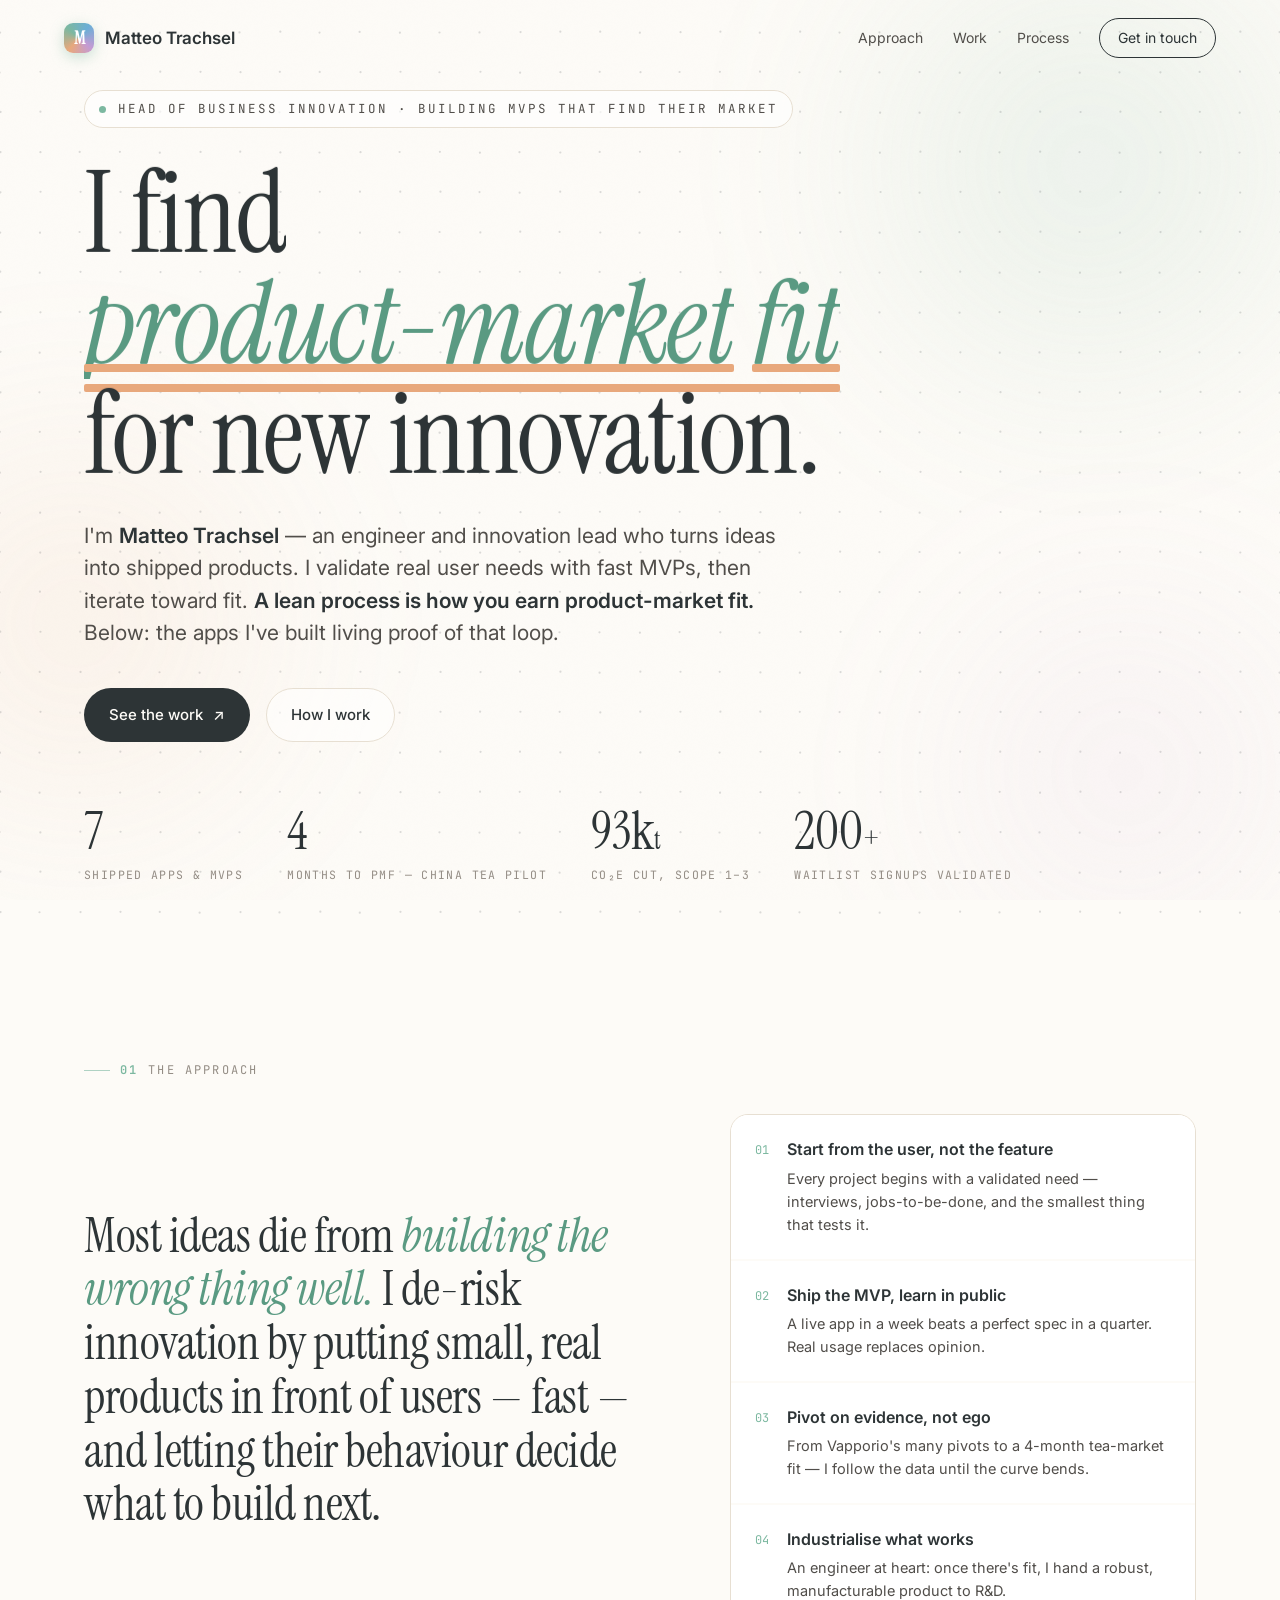
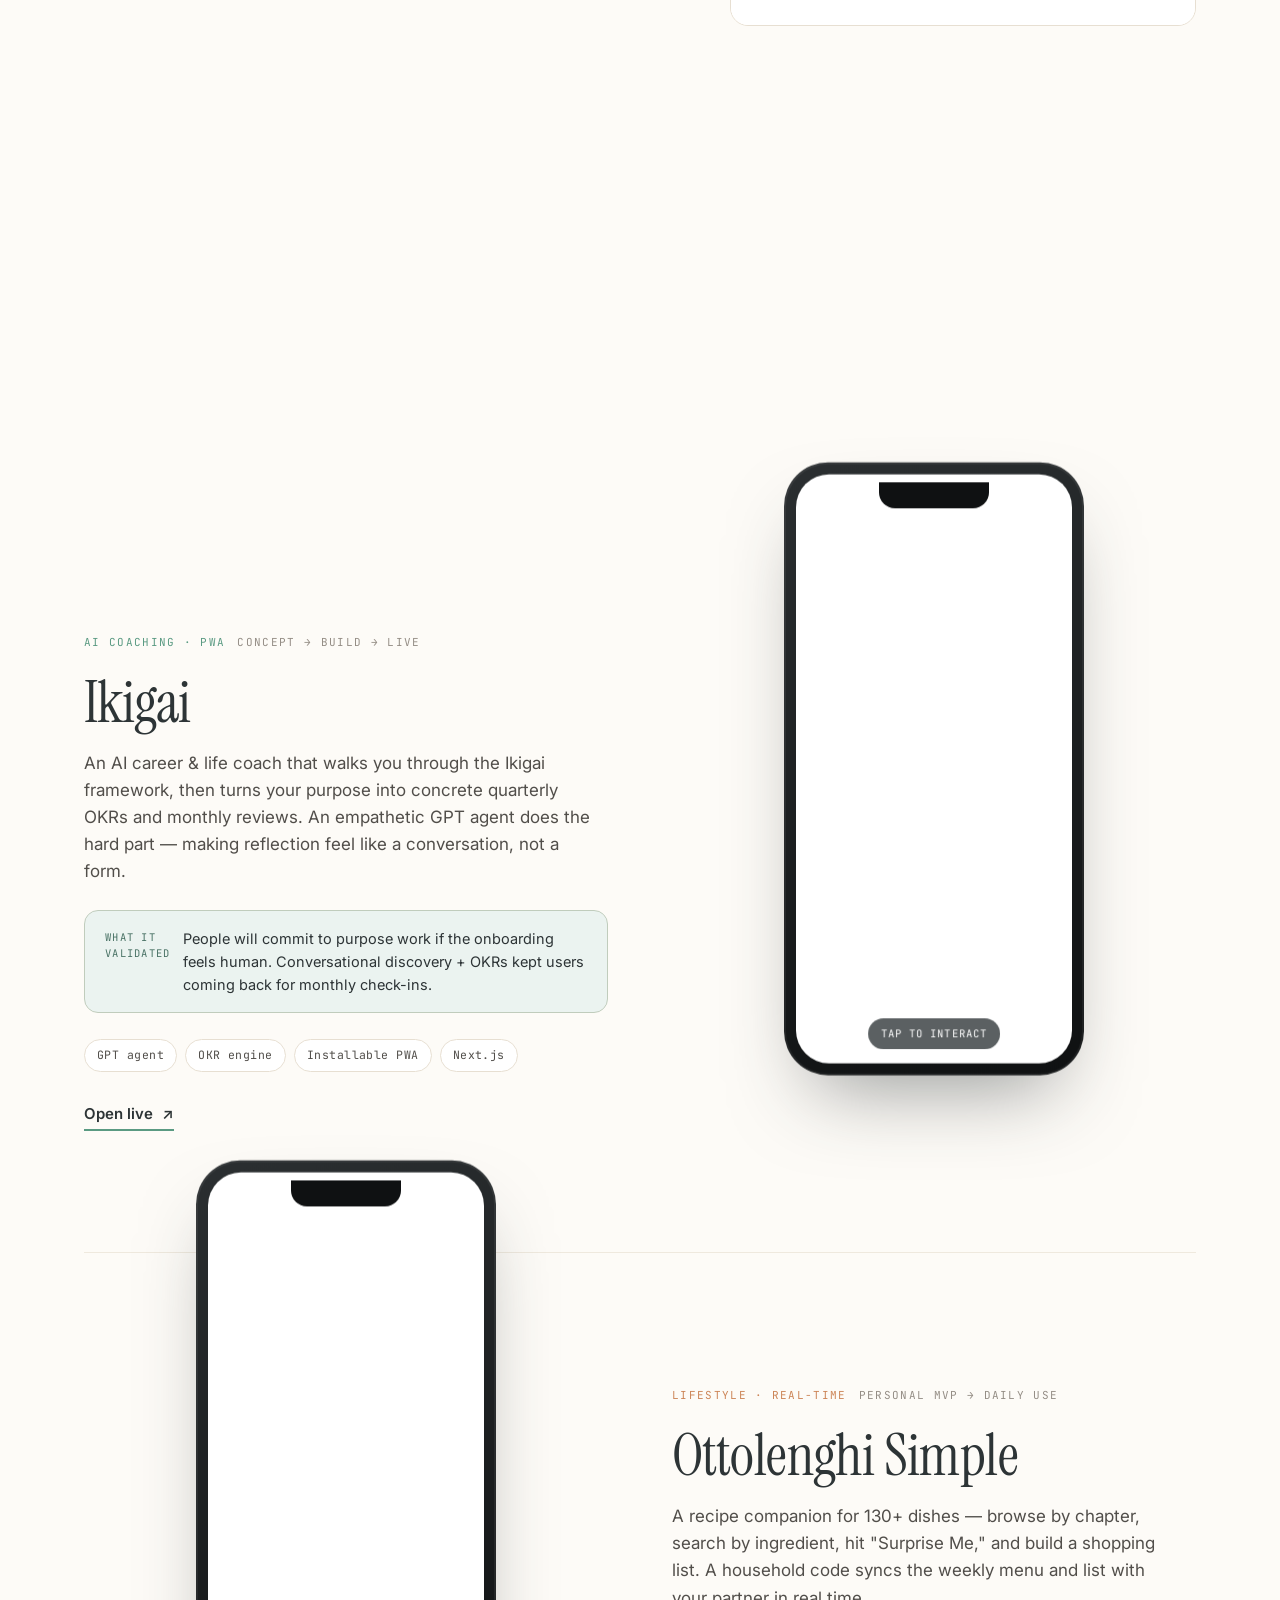
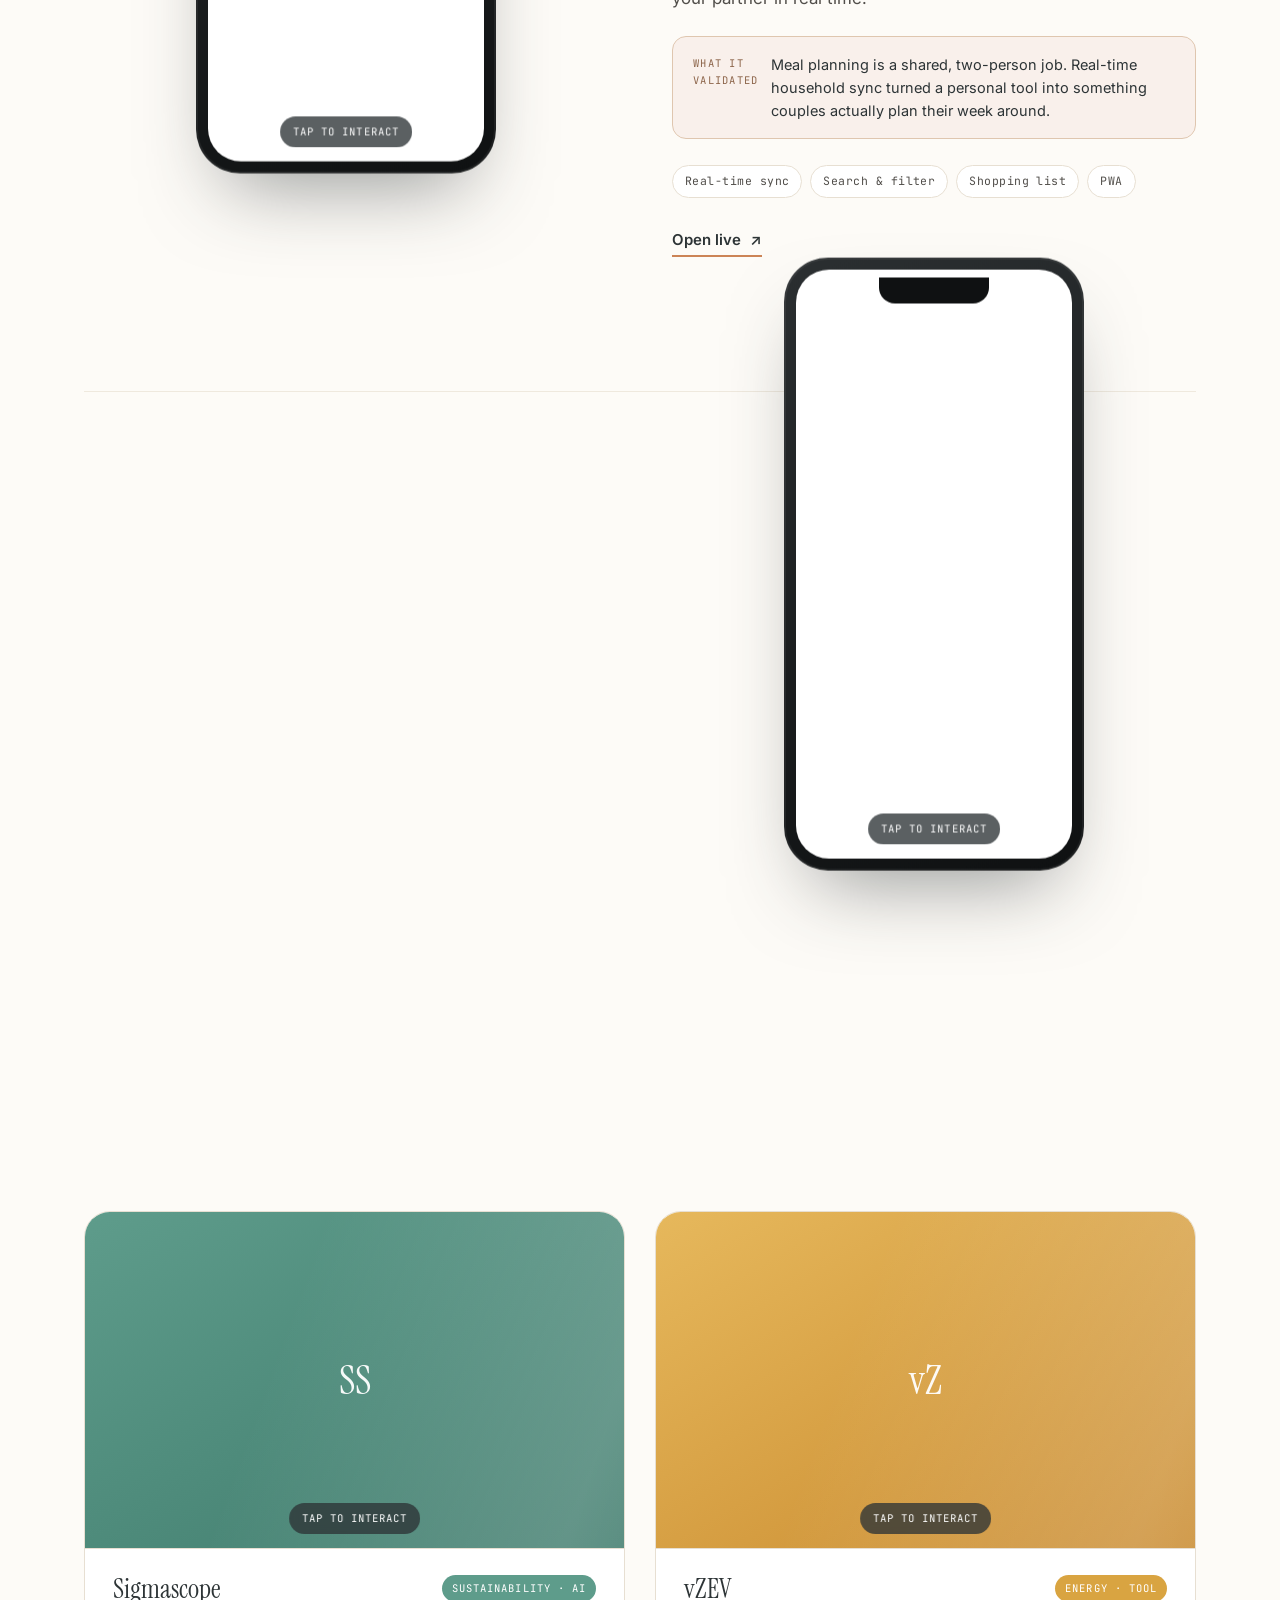
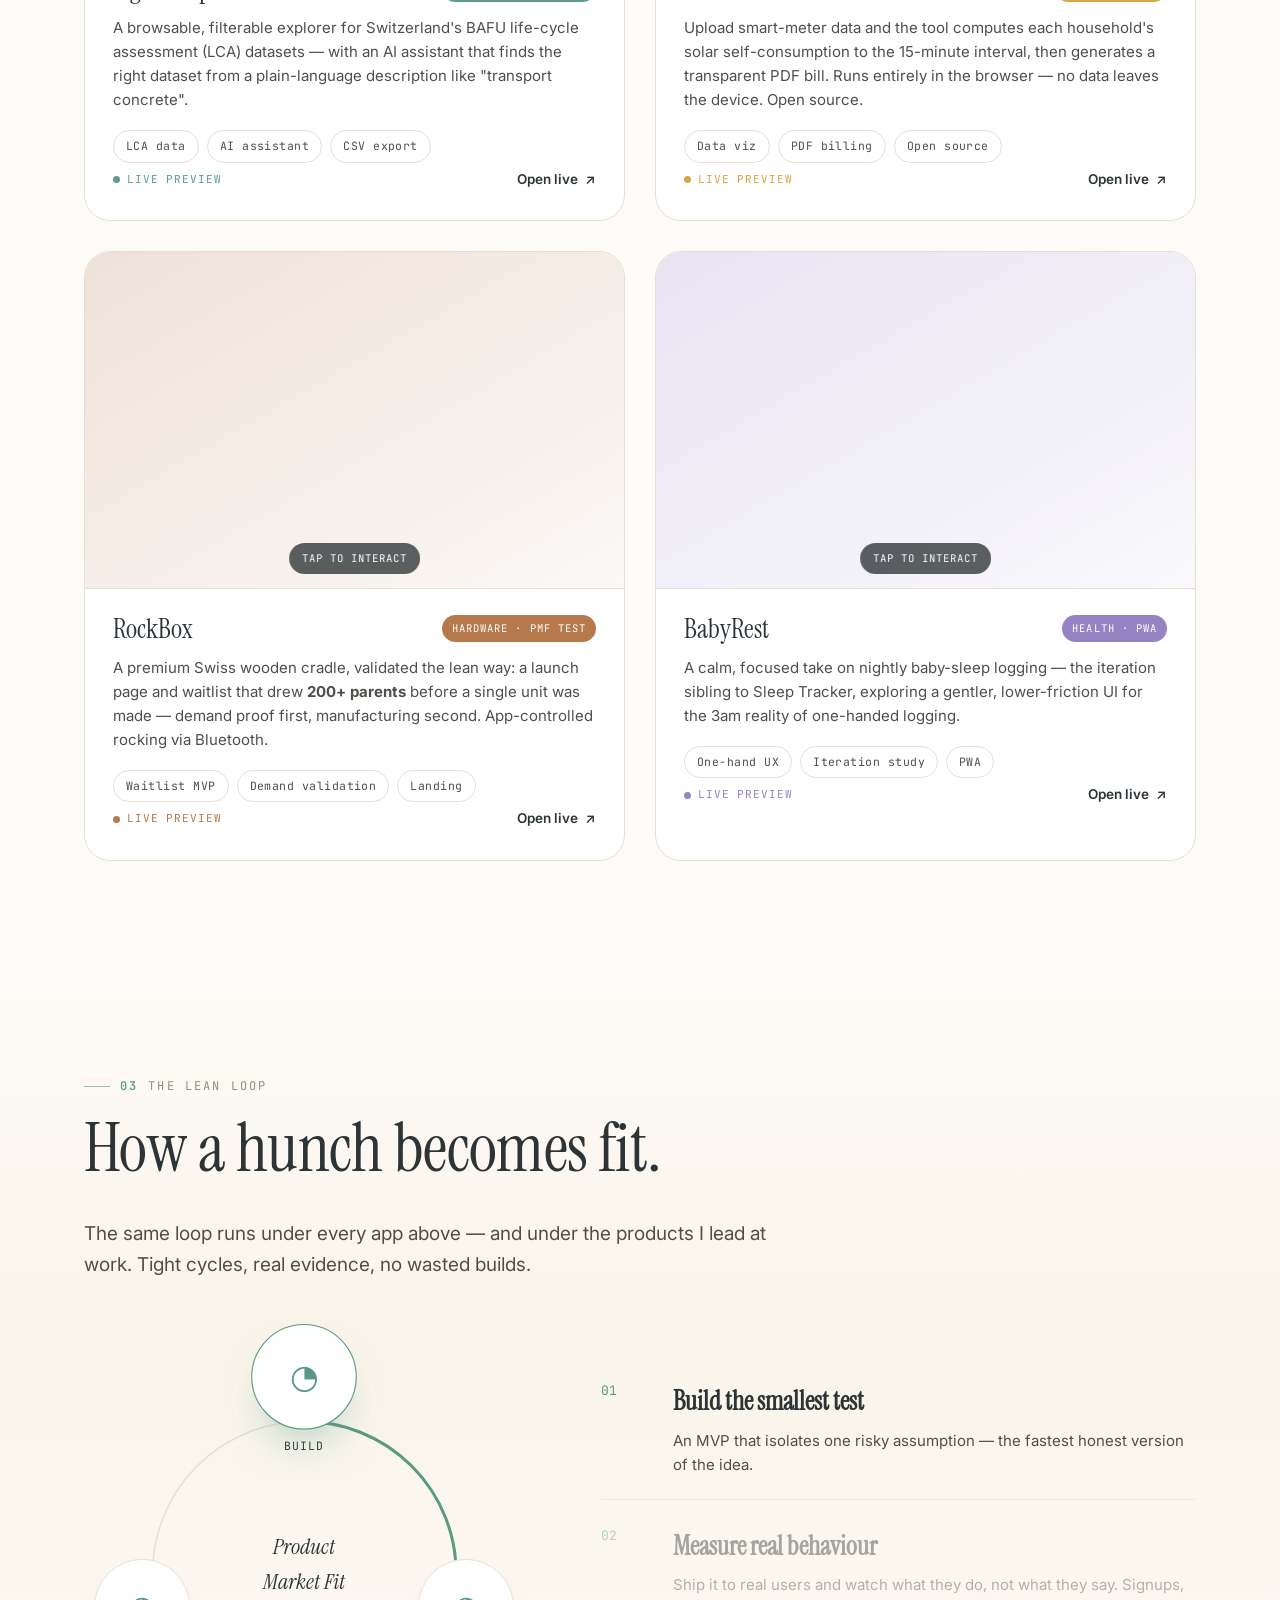
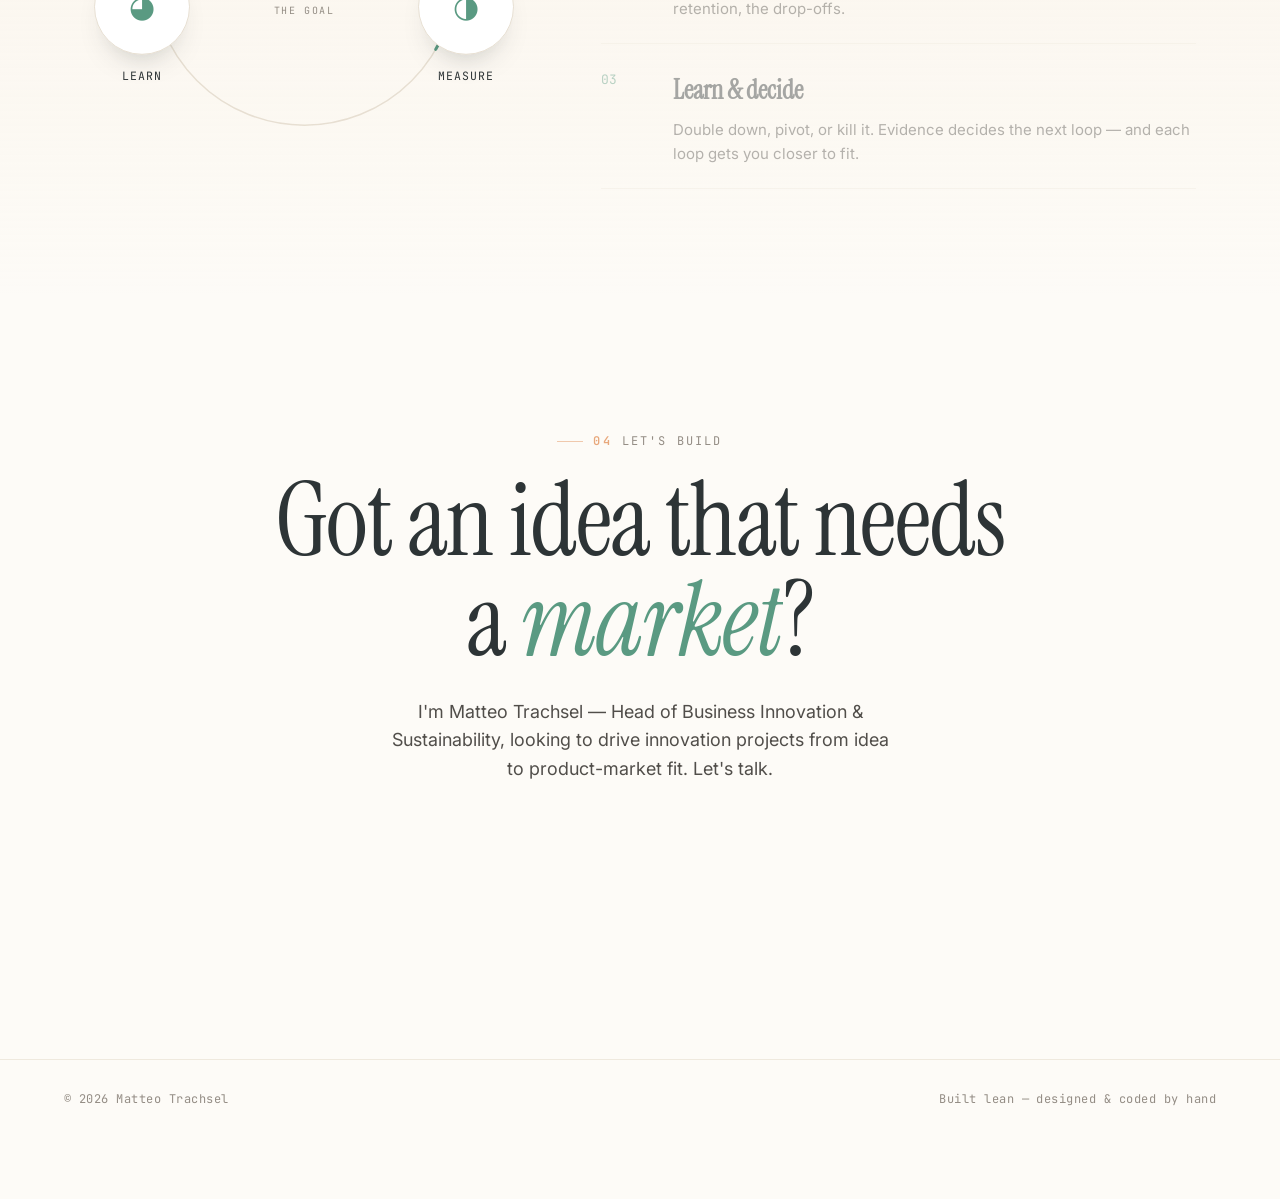
<file: project/Matteo Trachsel - Portfolio.html>
<!DOCTYPE html>
<!--
  Matteo Trachsel — Portfolio
  Design rationale:
  • Warm editorial system from the Ikigai design system (cream / sage / terracotta).
  • Narrative built for innovation & product-management recruiters: thesis = "I find
    product-market fit through lean MVPs", proof = a portfolio of shipped apps.
  • Each app gets one muted accent (Ikigai quadrant palette) for visual rhythm.
  • Flagships (Ikigai, Ottolenghi, Sleep Tracker) = large feature rows with live
    phone previews. Secondary apps = a 2-up grid with live browser/phone previews.
  • Live previews are real lazy-loaded iframes inside device/browser chrome,
    with "Open live" always available as the robust fallback.
-->
<html lang="en">
<head>
<meta charset="utf-8">
<meta name="viewport" content="width=device-width, initial-scale=1">
<title>Matteo Trachsel — Product-Market Fit for New Innovation</title>
<meta name="description" content="Matteo Trachsel — Head of Business Innovation. A portfolio of shipped MVPs built to find product-market fit through a lean process.">
<link rel="preconnect" href="https://fonts.googleapis.com">
<link rel="preconnect" href="https://fonts.gstatic.com" crossorigin>
<link href="https://fonts.googleapis.com/css2?family=Instrument+Serif:ital@0;1&family=Inter:wght@400;500;600;700&family=JetBrains+Mono:wght@400;500;600&display=swap" rel="stylesheet">
<link rel="stylesheet" href="styles.css">
</head>
<body>
<script>document.body.classList.add('js');</script>
<div class="scroll-progress" id="scrollProgress" aria-hidden="true"></div>

<div class="bg-field" aria-hidden="true">
  <div class="bloom b1" data-drift="0.06"></div>
  <div class="bloom b2" data-drift="-0.09"></div>
  <div class="bloom b3" data-drift="0.05"></div>
  <div class="grain"></div>
</div>

<!-- ============================ NAV ============================ -->
<nav class="nav" id="nav">
  <a class="brand" href="#top">
    <span class="mark">M</span>
    <span>Matteo Trachsel</span>
  </a>
  <div class="links">
    <a href="#thesis">Approach</a>
    <a href="#work">Work</a>
    <a href="#process">Process</a>
    <a class="cta" href="#contact">Get in touch</a>
  </div>
</nav>

<!-- ============================ HERO ============================ -->
<header class="hero" id="top">
  <canvas class="dot-field" id="dotField" aria-hidden="true"></canvas>
  <div class="wrap">
    <span class="eyebrow"><span class="dot"></span>Head of Business Innovation · Building MVPs that find their market</span>
    <h1 class="split">I find <span class="em">product-market&nbsp;fit</span> for new innovation.</h1>
    <p class="lede">I'm <b>Matteo Trachsel</b> — an engineer and innovation lead who turns ideas into shipped products. I validate real user needs with fast MVPs, then iterate toward fit. <b>A lean process is how you earn product-market fit.</b> Below: the apps I've built living proof of that loop.</p>
    <div class="actions">
      <a class="btn btn-primary" href="#work">See the work <span class="arrow">↗</span></a>
      <a class="btn btn-ghost" href="#thesis">How I work</a>
    </div>
    <div class="stats">
      <div class="stat"><div class="n" data-count="7">7</div><div class="l">Shipped apps & MVPs</div></div>
      <div class="stat"><div class="n" data-count="4">4</div><div class="l">Months to PMF — China tea pilot</div></div>
      <div class="stat"><div class="n">93k<span style="font-size:.5em">t</span></div><div class="l">CO₂e cut, Scope 1–3</div></div>
      <div class="stat"><div class="n">200<span style="font-size:.6em">+</span></div><div class="l">Waitlist signups validated</div></div>
    </div>
  </div>
</header>

<!-- ============================ THESIS ============================ -->
<section class="thesis" id="thesis" style="--accent: var(--sage);">
  <div class="wrap">
    <div class="kicker reveal"><span class="idx">01</span> The approach</div>
    <div class="grid" style="margin-top:34px;">
      <blockquote class="reveal">
        Most ideas die from <span class="hl">building the wrong thing well.</span> I de-risk innovation by putting small, real products in front of users — fast — and letting their behaviour decide what to build next.
      </blockquote>
      <div class="principles reveal d1 from-right" data-stagger>
        <div class="p"><span class="num">01</span><div><h4>Start from the user, not the feature</h4><p>Every project begins with a validated need — interviews, jobs-to-be-done, and the smallest thing that tests it.</p></div></div>
        <div class="p"><span class="num">02</span><div><h4>Ship the MVP, learn in public</h4><p>A live app in a week beats a perfect spec in a quarter. Real usage replaces opinion.</p></div></div>
        <div class="p"><span class="num">03</span><div><h4>Pivot on evidence, not ego</h4><p>From Vapporio's many pivots to a 4-month tea-market fit — I follow the data until the curve bends.</p></div></div>
        <div class="p"><span class="num">04</span><div><h4>Industrialise what works</h4><p>An engineer at heart: once there's fit, I hand a robust, manufacturable product to R&D.</p></div></div>
      </div>
    </div>
  </div>
</section>

<!-- ============================ WORK ============================ -->
<section class="work" id="work">
  <div class="wrap">
    <div class="head-row">
      <div class="sec-head reveal">
        <div class="kicker"><span class="idx">02</span> Selected work</div>
        <h2>Built, shipped, and live.</h2>
        <p class="sub">Each of these started as a hunch about a real need and became a working product. The previews below are the real apps, embedded live — interact with them, or open in a new tab.</p>
      </div>
    </div>

    <!-- ===== Flagship 1 — Ikigai ===== -->
    <article class="feature" style="--accent:#5A9A82;">
      <div class="f-copy reveal">
        <div class="app-kicker"><span class="badge">AI Coaching · PWA</span><span class="role">Concept → Build → Live</span></div>
        <h3>Ikigai</h3>
        <p class="desc">An AI career & life coach that walks you through the Ikigai framework, then turns your purpose into concrete quarterly OKRs and monthly reviews. An empathetic GPT agent does the hard part — making reflection feel like a conversation, not a form.</p>
        <div class="validated">
          <span class="lab">What it<br>validated</span>
          <p>People will commit to purpose work if the onboarding feels human. Conversational discovery + OKRs kept users coming back for monthly check-ins.</p>
        </div>
        <div class="tags">
          <span class="tag">GPT agent</span><span class="tag">OKR engine</span><span class="tag">Installable PWA</span><span class="tag">Next.js</span>
        </div>
        <div class="links">
          <a class="link-live" href="https://ikigai2.vercel.app/" target="_blank" rel="noopener">Open live <span class="ar">↗</span></a>
        </div>
      </div>
      <div class="preview reveal d1">
        <div class="device">
          <div class="screen">
            <div class="frame-holder" data-src="https://ikigai2.vercel.app/">
              <div class="poster" style="background:linear-gradient(160deg,#7CB8A0,#5A9A82);"><div class="shimmer"></div><div class="ph-mark">IK</div></div>
              <div class="interact-hint">Tap to interact</div>
              <div class="click-shield"></div>
            </div>
          </div>
        </div>
      </div>
    </article>

    <!-- ===== Flagship 2 — Ottolenghi (flip) ===== -->
    <article class="feature flip" style="--accent:#CC8456;">
      <div class="f-copy reveal">
        <div class="app-kicker"><span class="badge">Lifestyle · Real-time</span><span class="role">Personal MVP → Daily use</span></div>
        <h3>Ottolenghi&nbsp;Simple</h3>
        <p class="desc">A recipe companion for 130+ dishes — browse by chapter, search by ingredient, hit "Surprise Me," and build a shopping list. A household code syncs the weekly menu and list with your partner in real time.</p>
        <div class="validated">
          <span class="lab">What it<br>validated</span>
          <p>Meal planning is a shared, two-person job. Real-time household sync turned a personal tool into something couples actually plan their week around.</p>
        </div>
        <div class="tags">
          <span class="tag">Real-time sync</span><span class="tag">Search & filter</span><span class="tag">Shopping list</span><span class="tag">PWA</span>
        </div>
        <div class="links">
          <a class="link-live" href="https://ottolenghi.vercel.app/" target="_blank" rel="noopener">Open live <span class="ar">↗</span></a>
        </div>
      </div>
      <div class="preview reveal d1">
        <div class="device">
          <div class="screen">
            <div class="frame-holder" data-src="https://ottolenghi.vercel.app/">
              <div class="poster" style="background:linear-gradient(160deg,#C98A4E,#854d0e);"><div class="shimmer"></div><div class="ph-mark">OS</div></div>
              <div class="interact-hint">Tap to interact</div>
              <div class="click-shield"></div>
            </div>
          </div>
        </div>
      </div>
    </article>

    <!-- ===== Flagship 3 — Sleep Tracker ===== -->
    <article class="feature" style="--accent:#4E92BD;">
      <div class="f-copy reveal">
        <div class="app-kicker"><span class="badge">Health · Data</span><span class="role">Need → MVP → Live</span></div>
        <h3>Sleep&nbsp;Tracker</h3>
        <p class="desc">A tool for new parents to log and scientifically analyse a baby's sleep cycles. Quick nightly logging turns into pattern insight — so exhausted parents can see what's actually happening instead of guessing.</p>
        <div class="validated">
          <span class="lab">What it<br>validated</span>
          <p>Parents don't want more data — they want reassurance. Framing logs as readable cycle patterns was the feature that made it stick.</p>
        </div>
        <div class="tags">
          <span class="tag">Cycle analysis</span><span class="tag">Offline-first</span><span class="tag">Installable PWA</span><span class="tag">Charts</span>
        </div>
        <div class="links">
          <a class="link-live" href="https://sleeptracker-five.vercel.app/" target="_blank" rel="noopener">Open live <span class="ar">↗</span></a>
        </div>
      </div>
      <div class="preview reveal d1">
        <div class="device">
          <div class="screen">
            <div class="frame-holder" data-src="https://sleeptracker-five.vercel.app/">
              <div class="poster" style="background:linear-gradient(160deg,#a8d8ea,#6BAED6);"><div class="shimmer"></div><div class="ph-mark">ST</div></div>
              <div class="interact-hint">Tap to interact</div>
              <div class="click-shield"></div>
            </div>
          </div>
        </div>
      </div>
    </article>
  </div>

  <!-- ===== Secondary grid ===== -->
  <div class="wrap">
    <div class="grid-apps" data-stagger>

      <!-- Sigmascope -->
      <article class="card reveal" style="--accent:#5E9C8B;">
        <div class="card-view">
          <div class="frame-holder" data-src="https://sigmascope.ch/" data-w="1340">
            <div class="poster" style="background:linear-gradient(150deg,#5E9C8B,#3f7b6c);"><div class="shimmer"></div><div class="ph-mark">SS</div></div>
            <div class="interact-hint">Tap to interact</div>
            <div class="click-shield"></div>
          </div>
        </div>
        <div class="card-body">
          <div class="top"><span class="name">Sigmascope</span><span class="chip">Sustainability · AI</span></div>
          <p>A browsable, filterable explorer for Switzerland's BAFU life-cycle assessment (LCA) datasets — with an AI assistant that finds the right dataset from a plain-language description like "transport concrete".</p>
          <div class="tags"><span class="tag">LCA data</span><span class="tag">AI assistant</span><span class="tag">CSV export</span></div>
          <div class="card-foot">
            <span class="live-pill"><span class="pdot"></span>Live preview</span>
            <a class="open" href="https://sigmascope.ch/" target="_blank" rel="noopener">Open live <span class="ar">↗</span></a>
          </div>
        </div>
      </article>

      <!-- vZEV -->
      <article class="card reveal d1" style="--accent:#D9A441;">
        <div class="card-view">
          <div class="frame-holder" data-src="https://vzev-ogimatte.vercel.app/" data-w="1340">
            <div class="poster" style="background:linear-gradient(150deg,#E6B85C,#C98A2E);"><div class="shimmer"></div><div class="ph-mark">vZ</div></div>
            <div class="interact-hint">Tap to interact</div>
            <div class="click-shield"></div>
          </div>
        </div>
        <div class="card-body">
          <div class="top"><span class="name">vZEV</span><span class="chip">Energy · Tool</span></div>
          <p>Upload smart-meter data and the tool computes each household's solar self-consumption to the 15-minute interval, then generates a transparent PDF bill. Runs entirely in the browser — no data leaves the device. Open source.</p>
          <div class="tags"><span class="tag">Data viz</span><span class="tag">PDF billing</span><span class="tag">Open source</span></div>
          <div class="card-foot">
            <span class="live-pill"><span class="pdot"></span>Live preview</span>
            <a class="open" href="https://vzev-ogimatte.vercel.app/" target="_blank" rel="noopener">Open live <span class="ar">↗</span></a>
          </div>
        </div>
      </article>

      <!-- RockBox -->
      <article class="card reveal" style="--accent:#B5794B;">
        <div class="card-view">
          <div class="frame-holder" data-src="https://rockbox-landing.vercel.app/" data-w="1340">
            <div class="poster" style="background:linear-gradient(150deg,#C08B5C,#8a5a32);"><div class="shimmer"></div><div class="ph-mark">RB</div></div>
            <div class="interact-hint">Tap to interact</div>
            <div class="click-shield"></div>
          </div>
        </div>
        <div class="card-body">
          <div class="top"><span class="name">RockBox</span><span class="chip">Hardware · PMF test</span></div>
          <p>A premium Swiss wooden cradle, validated the lean way: a launch page and waitlist that drew <b>200+ parents</b> before a single unit was made — demand proof first, manufacturing second. App-controlled rocking via Bluetooth.</p>
          <div class="tags"><span class="tag">Waitlist MVP</span><span class="tag">Demand validation</span><span class="tag">Landing</span></div>
          <div class="card-foot">
            <span class="live-pill"><span class="pdot"></span>Live preview</span>
            <a class="open" href="https://rockbox-landing.vercel.app/" target="_blank" rel="noopener">Open live <span class="ar">↗</span></a>
          </div>
        </div>
      </article>

      <!-- BabyRest -->
      <article class="card reveal d1" style="--accent:#9683C4;">
        <div class="card-view">
          <div class="frame-holder" data-src="https://babyrest.netlify.app/" data-w="412">
            <div class="poster" style="background:linear-gradient(150deg,#A99AD6,#7d6cb0);"><div class="shimmer"></div><div class="ph-mark">BR</div></div>
            <div class="interact-hint">Tap to interact</div>
            <div class="click-shield"></div>
          </div>
        </div>
        <div class="card-body">
          <div class="top"><span class="name">BabyRest</span><span class="chip">Health · PWA</span></div>
          <p>A calm, focused take on nightly baby-sleep logging — the iteration sibling to Sleep Tracker, exploring a gentler, lower-friction UI for the 3am reality of one-handed logging.</p>
          <div class="tags"><span class="tag">One-hand UX</span><span class="tag">Iteration study</span><span class="tag">PWA</span></div>
          <div class="card-foot">
            <span class="live-pill"><span class="pdot"></span>Live preview</span>
            <a class="open" href="https://babyrest.netlify.app/" target="_blank" rel="noopener">Open live <span class="ar">↗</span></a>
          </div>
        </div>
      </article>

    </div>
  </div>
</section>

<!-- ============================ PROCESS ============================ -->
<section class="process" id="process" style="--accent:#5A9A82;">
  <div class="wrap">
    <div class="sec-head reveal">
      <div class="kicker"><span class="idx">03</span> The lean loop</div>
      <h2>How a hunch becomes fit.</h2>
      <p class="sub">The same loop runs under every app above — and under the products I lead at work. Tight cycles, real evidence, no wasted builds.</p>
    </div>

    <div class="loop-wrap">
      <div class="loop reveal" id="loop">
        <div class="ring">
          <svg viewBox="0 0 400 400">
            <circle cx="200" cy="200" r="150" fill="none" stroke="var(--line)" stroke-width="1.5"/>
            <circle id="loop-arc" cx="200" cy="200" r="150" fill="none" stroke="var(--sage-dark)" stroke-width="3" stroke-linecap="round"
              stroke-dasharray="235 707" transform="rotate(-90 200 200)"/>
          </svg>
        </div>
        <div class="node n0" style="left:50%; top:5%;"><div class="bub">◔</div><div class="lab">Build</div></div>
        <div class="node n1" style="left:90%; top:62%;"><div class="bub">◑</div><div class="lab">Measure</div></div>
        <div class="node n2" style="left:10%; top:62%;"><div class="bub">◕</div><div class="lab">Learn</div></div>
        <div class="center"><div class="pmf">Product<br>Market Fit<small>the goal</small></div></div>
      </div>

      <div class="loop-steps reveal d1">
        <div class="ls active" data-step="0"><span class="si">01</span><div><h4>Build the smallest test</h4><p>An MVP that isolates one risky assumption — the fastest honest version of the idea.</p></div></div>
        <div class="ls" data-step="1"><span class="si">02</span><div><h4>Measure real behaviour</h4><p>Ship it to real users and watch what they do, not what they say. Signups, retention, the drop-offs.</p></div></div>
        <div class="ls" data-step="2"><span class="si">03</span><div><h4>Learn &amp; decide</h4><p>Double down, pivot, or kill it. Evidence decides the next loop — and each loop gets you closer to fit.</p></div></div>
      </div>
    </div>
  </div>
</section>

<!-- ============================ CONTACT ============================ -->
<section class="contact" id="contact" style="--accent:var(--terra);">
  <div class="wrap">
    <div class="kicker reveal" style="justify-content:center;"><span class="idx">04</span> Let's build</div>
    <h2 class="reveal" style="margin-top:20px;">Got an idea that needs<br>a <span class="em">market</span>?</h2>
    <p class="sub reveal d1">I'm Matteo Trachsel — Head of Business Innovation & Sustainability, looking to drive innovation projects from idea to product-market fit. Let's talk.</p>
    <a class="mail reveal d1" href="mailto:matteo.trachsel@gmail.com">matteo.trachsel@gmail.com</a>
    <div class="social reveal d2">
      <a href="https://www.linkedin.com/in/matteotrachsel" target="_blank" rel="noopener">LinkedIn ↗</a>
      <a href="tel:+41795115788">+41 79 511 57 88</a>
      <a href="https://report.thermoplan.ch/" target="_blank" rel="noopener">Selected project ↗</a>
    </div>
  </div>
  <div class="foot">
    <span>© 2026 Matteo Trachsel</span>
    <span>Built lean — designed &amp; coded by hand</span>
  </div>
</section>

<script src="portfolio.js"></script>
</body>
</html>
</file>
<file: styles.css>
/* =========================================================================
   Matteo Trachsel — Portfolio
   Warm editorial design system (from Ikigai DS) + lean/engineering accents
   ========================================================================= */

:root {
  /* Core palette */
  --bg:            #FDFBF7;
  --bg-warm:       #F8F4EC;
  --ink:           #2D3436;
  --ink-soft:      #514E4A;
  --muted:         #948D85;
  --line:          #E7DFD2;
  --line-soft:     #EFE9DE;
  --surface:       #FFFFFF;

  --sage:          #7CB8A0;
  --sage-dark:     #5A9A82;
  --sage-light:    #A8D5BA;
  --sand:          #F5E6CC;
  --sand-dark:     #E8D5B7;
  --terra:         #E8A87C;
  --terra-dark:    #CC8456;

  /* Ikigai quadrant palette — reused as per-app accents */
  --love:          #E8A87C;
  --good-at:       #7CB8A0;
  --world-needs:   #6BAED6;
  --paid-for:      #C49BD4;

  /* Type — single cohesive Inter system (Display + Text, like SF Pro) */
  --serif: 'Inter Tight', 'Inter', system-ui, -apple-system, sans-serif;  /* display / headlines */
  --sans:  'Inter', system-ui, -apple-system, sans-serif;                  /* body / UI */
  --mono:  'Inter', system-ui, -apple-system, sans-serif;                  /* eyebrow / labels (uppercase, tracked) */

  /* Rhythm */
  --maxw: 1240px;
  --gutter: clamp(20px, 5vw, 72px);
  --radius: 18px;
  --radius-lg: 26px;

  /* per-section / per-card accent (overridden inline) */
  --accent: var(--sage);
}

* { box-sizing: border-box; }
html { scroll-behavior: smooth; -webkit-text-size-adjust: 100%; }
body {
  margin: 0;
  background: var(--bg);
  color: var(--ink);
  font-family: var(--sans);
  font-size: 17px;
  line-height: 1.6;
  -webkit-font-smoothing: antialiased;
  text-rendering: optimizeLegibility;
  overflow-x: hidden;
}
::selection { background: var(--sage-light); color: var(--ink); }

a { color: inherit; text-decoration: none; }
img { max-width: 100%; display: block; }

/* ---- Background texture: faint paper grain + soft warm blooms ---------- */
.bg-field { position: fixed; inset: 0; z-index: -1; pointer-events: none; overflow: hidden; }
.bg-field .bloom {
  position: absolute; border-radius: 50%;
  filter: blur(80px); opacity: .5;
}
.bg-field .b1 { width: 50vw; height: 50vw; top: -12vw; right: -10vw;
  background: radial-gradient(circle, rgba(124,184,160,.32), transparent 70%); }
.bg-field .b2 { width: 44vw; height: 44vw; top: 38vh; left: -16vw;
  background: radial-gradient(circle, rgba(232,168,124,.26), transparent 70%); }
.bg-field .b3 { width: 40vw; height: 40vw; bottom: -10vw; right: -8vw;
  background: radial-gradient(circle, rgba(196,155,212,.20), transparent 70%); }
.bg-field .grain {
  position: absolute; inset: -50%;
  background-image: url("data:image/svg+xml,%3Csvg xmlns='http://www.w3.org/2000/svg' width='160' height='160'%3E%3Cfilter id='n'%3E%3CfeTurbulence type='fractalNoise' baseFrequency='0.9' numOctaves='2'/%3E%3C/filter%3E%3Crect width='100%25' height='100%25' filter='url(%23n)' opacity='0.45'/%3E%3C/svg%3E");
  opacity: .035; mix-blend-mode: multiply;
}

/* ---- Layout helpers ---------------------------------------------------- */
.wrap { width: 100%; max-width: var(--maxw); margin: 0 auto; padding-inline: var(--gutter); }
section { position: relative; }

.kicker {
  font-family: var(--mono); font-weight: 600;
  font-size: 12px; letter-spacing: .14em; text-transform: uppercase;
  color: var(--muted);
  display: inline-flex; align-items: center; gap: 10px;
}
.kicker .idx { color: var(--accent); font-weight: 700; }
.kicker::before {
  content: ""; width: 26px; height: 1px; background: var(--accent); opacity: .6;
}

h1, h2, h3 { font-weight: 700; margin: 0; letter-spacing: -0.025em; }
.display {
  font-family: var(--serif); font-weight: 700;
  line-height: 0.98; letter-spacing: -0.03em;
}

/* ====================== NAV ============================================= */
.nav {
  position: fixed; top: 0; left: 0; right: 0; z-index: 60;
  display: flex; align-items: center; justify-content: space-between;
  padding: 18px var(--gutter);
  transition: background .4s ease, backdrop-filter .4s ease, padding .4s ease, border-color .4s;
  border-bottom: 1px solid transparent;
}
.nav.solid {
  background: rgba(253,251,247,.82);
  backdrop-filter: blur(14px) saturate(1.2);
  border-bottom: 1px solid var(--line-soft);
  padding-top: 12px; padding-bottom: 12px;
}
.nav .brand { display: flex; align-items: center; gap: 11px; font-weight: 600; letter-spacing: -.01em; }
.nav .brand .mark {
  width: 30px; height: 30px; border-radius: 8px;
  background: var(--ink);
  display: grid; place-items: center; color: #fff; font-family: var(--serif); font-weight: 700; font-size: 15px; letter-spacing: -.02em;
  box-shadow: 0 2px 8px rgba(45,52,54,.18);
}
.nav .links { display: flex; gap: 30px; align-items: center; }
.nav .links a { font-size: 14px; color: var(--ink-soft); position: relative; }
.nav .links a::after {
  content: ""; position: absolute; left: 0; bottom: -5px; height: 1.5px; width: 0;
  background: var(--accent); transition: width .3s ease;
}
.nav .links a:hover { color: var(--ink); }
.nav .links a:hover::after { width: 100%; }
.nav .links .cta {
  border: 1px solid var(--ink); border-radius: 999px; padding: 8px 18px; color: var(--ink);
  transition: background .25s, color .25s, transform .25s;
}
.nav .links .cta:hover { background: var(--ink); color: var(--bg); transform: translateY(-1px); }
.nav .links .cta::after { display: none; }
@media (max-width: 760px){ .nav .links a:not(.cta){ display:none; } }

/* ====================== HERO =========================================== */
.hero { position: relative; min-height: 100svh; display: flex; align-items: center; padding-top: 90px; padding-bottom: 60px; }
.hero .wrap { width: 100%; }
.hero .eyebrow {
  display: inline-flex; align-items: center; gap: 12px;
  font-family: var(--mono); font-weight: 600; font-size: 12px; letter-spacing: .12em; text-transform: uppercase;
  color: var(--ink-soft); padding: 8px 14px; border: 1px solid var(--line);
  border-radius: 999px; background: rgba(255,255,255,.6); margin-bottom: 30px;
}
.hero .eyebrow .dot { width: 7px; height: 7px; border-radius: 50%; background: var(--sage); box-shadow: 0 0 0 0 rgba(124,184,160,.6); animation: pulse 2.4s infinite; }
@keyframes pulse { 0%{box-shadow:0 0 0 0 rgba(124,184,160,.55);} 70%{box-shadow:0 0 0 9px rgba(124,184,160,0);} 100%{box-shadow:0 0 0 0 rgba(124,184,160,0);} }

.hero h1 {
  font-family: var(--serif); font-weight: 700;
  font-size: clamp(44px, 8vw, 104px);
  line-height: 1.0; letter-spacing: -0.035em; color: var(--ink);
  max-width: 15ch;
}
.hero h1 .em { color: var(--sage-dark); font-weight: 700; }

.hero .lede {
  margin-top: 30px; max-width: 56ch; font-size: clamp(17px, 2.1vw, 21px);
  color: var(--ink-soft); line-height: 1.55;
}
.hero .lede b { color: var(--ink); font-weight: 600; }
.hero .actions { margin-top: 38px; display: flex; gap: 16px; flex-wrap: wrap; align-items: center; }

.btn {
  display: inline-flex; align-items: center; gap: 10px;
  font-family: var(--sans); font-size: 15px; font-weight: 500;
  padding: 14px 24px; border-radius: 999px; cursor: pointer; border: 1px solid transparent;
  transition: transform .25s cubic-bezier(.2,.8,.2,1), box-shadow .25s, background .25s, color .25s;
}
.btn-primary { background: var(--ink); color: var(--bg); }
.btn-primary:hover { transform: translateY(-2px); box-shadow: 0 12px 26px rgba(45,52,54,.22); }
.btn-ghost { border-color: var(--line); color: var(--ink); background: rgba(255,255,255,.5); }
.btn-ghost:hover { border-color: var(--ink); transform: translateY(-2px); }
.btn .arrow { transition: transform .25s; }
.btn:hover .arrow { transform: translate(3px,-3px); }

/* Hero stat strip */
.hero .stats { margin-top: 64px; display: flex; flex-wrap: wrap; gap: 44px; }
.hero .stats .stat .n { font-family: var(--serif); font-weight: 700; font-size: clamp(32px,5vw,48px); line-height: 1; letter-spacing: -.02em; color: var(--ink); }
.hero .stats .stat .l { font-family: var(--mono); font-weight: 500; font-size: 11.5px; letter-spacing: .1em; text-transform: uppercase; color: var(--muted); margin-top: 8px; }

/* interactive dot field in hero */
.dot-field {
  position: absolute; inset: 0; width: 100%; height: 100%;
  z-index: 0; pointer-events: none; display: block;
}
.hero .wrap { position: relative; z-index: 1; }

/* ====================== SECTION HEADINGS =============================== */
.sec-head { display: flex; flex-direction: column; gap: 18px; max-width: 760px; }
.sec-head h2 { font-family: var(--serif); font-weight: 700; font-size: clamp(32px, 5vw, 60px); line-height: 1.02; letter-spacing: -.03em; }
.sec-head .sub { color: var(--ink-soft); font-size: clamp(16px,2vw,19px); max-width: 60ch; }

/* ====================== THESIS / LEAN ================================== */
.thesis { padding: clamp(80px,12vh,150px) 0; }
.thesis .grid { display: grid; grid-template-columns: 1.1fr .9fr; gap: clamp(36px,6vw,90px); align-items: center; }
@media (max-width: 920px){ .thesis .grid { grid-template-columns: 1fr; } }
.thesis blockquote {
  margin: 0; font-family: var(--serif); font-weight: 600; font-size: clamp(26px,3.4vw,42px); line-height: 1.16; letter-spacing: -.025em; color: var(--ink);
}
.thesis blockquote .hl { color: var(--sage-dark); font-weight: 700; }
.thesis .principles { display: grid; gap: 2px; border-radius: var(--radius); overflow: hidden; border: 1px solid var(--line); }
.thesis .principles .p { background: var(--surface); padding: 22px 24px; display: flex; gap: 18px; align-items: flex-start; }
.thesis .principles .p .num { font-family: var(--mono); font-size: 12px; color: var(--accent); padding-top: 4px; }
.thesis .principles .p h4 { margin: 0 0 4px; font-size: 16px; font-weight: 600; }
.thesis .principles .p p { margin: 0; font-size: 14.5px; color: var(--ink-soft); }

/* ====================== APP SHOWCASE =================================== */
.work { padding: clamp(40px,7vh,80px) 0 clamp(80px,12vh,140px); }
.work .head-row { display: flex; justify-content: space-between; align-items: flex-end; gap: 30px; flex-wrap: wrap; margin-bottom: 64px; }

/* Feature row (flagships) */
.feature { display: grid; grid-template-columns: 1fr 1fr; gap: clamp(30px,5vw,72px); align-items: center; padding: clamp(40px,7vh,90px) 0; }
.feature + .feature { border-top: 1px solid var(--line-soft); }
.feature.flip .f-copy { order: 2; }
@media (max-width: 940px){ .feature { grid-template-columns: 1fr; gap: 40px; } .feature.flip .f-copy { order: 0; } }

.f-copy .app-kicker { display: flex; align-items: center; gap: 12px; margin-bottom: 22px; }
.f-copy .app-kicker .badge { font-family: var(--mono); font-weight: 600; font-size: 11px; letter-spacing: .1em; text-transform: uppercase; color: var(--accent); }
.f-copy .app-kicker .role { font-family: var(--mono); font-weight: 600; font-size: 11px; letter-spacing: .1em; text-transform: uppercase; color: var(--muted); }
.f-copy h3 { font-family: var(--serif); font-weight: 700; font-size: clamp(30px,4.5vw,52px); line-height: 1.04; letter-spacing: -.03em; margin-bottom: 18px; }
.f-copy .desc { color: var(--ink-soft); font-size: 17px; max-width: 46ch; }
.f-copy .validated {
  margin-top: 24px; padding: 16px 20px; border-radius: 14px;
  background: color-mix(in srgb, var(--accent) 12%, var(--surface));
  border: 1px solid color-mix(in srgb, var(--accent) 28%, var(--line));
  display: flex; gap: 13px; align-items: flex-start;
}
.f-copy .validated .lab { font-family: var(--mono); font-weight: 600; font-size: 10.5px; letter-spacing: .1em; text-transform: uppercase; color: color-mix(in srgb, var(--accent) 60%, var(--ink)); white-space: nowrap; padding-top: 2px; }
.f-copy .validated p { margin: 0; font-size: 14.5px; color: var(--ink); }
.tags { display: flex; flex-wrap: wrap; gap: 8px; margin-top: 26px; }
.tag { font-family: var(--mono); font-weight: 500; font-size: 12px; letter-spacing: .01em; color: var(--ink-soft); padding: 6px 13px; border: 1px solid var(--line); border-radius: 999px; background: var(--surface); }
.f-copy .links { margin-top: 30px; display: flex; gap: 22px; align-items: center; flex-wrap: wrap; }
.link-live { display: inline-flex; align-items: center; gap: 9px; font-weight: 600; font-size: 15px; color: var(--ink); border-bottom: 2px solid var(--accent); padding-bottom: 3px; transition: gap .25s; }
.link-live:hover { gap: 13px; }
.link-live .ar { transition: transform .25s; }
.link-live:hover .ar { transform: translate(3px,-3px); }

/* ---- Preview frames (live iframe) ------------------------------------- */
.preview { position: relative; }

.device {
  position: relative; margin: 0 auto; width: 300px; max-width: 100%;
  border-radius: 44px; padding: 12px; background: linear-gradient(160deg,#2b2f31,#0f1112);
  box-shadow: 0 40px 80px -30px rgba(45,52,54,.5), inset 0 0 0 2px rgba(255,255,255,.06);
}
.device::before { /* notch */
  content:""; position:absolute; top: 20px; left: 50%; transform: translateX(-50%);
  width: 110px; height: 26px; background: #0f1112; border-radius: 0 0 16px 16px; z-index: 4;
}
.device .screen { position: relative; border-radius: 33px; overflow: hidden; background: #fff; aspect-ratio: 300 / 640; }

.browser {
  position: relative; border-radius: 16px; overflow: hidden; background: #fff;
  border: 1px solid var(--line); box-shadow: 0 40px 80px -34px rgba(45,52,54,.45);
}
.browser .bar { height: 42px; background: var(--bg-warm); border-bottom: 1px solid var(--line); display: flex; align-items: center; gap: 8px; padding: 0 16px; }
.browser .bar .dot { width: 11px; height: 11px; border-radius: 50%; }
.browser .bar .dot.r{ background:#E8A87C;} .browser .bar .dot.y{ background:#F0CE8E;} .browser .bar .dot.g{ background:#A8D5BA;}
.browser .bar .url { flex: 1; margin-left: 10px; height: 24px; border-radius: 999px; background: #fff; border: 1px solid var(--line); display: flex; align-items: center; padding: 0 14px; font-family: var(--mono); font-size: 11px; color: var(--muted); overflow:hidden; white-space:nowrap; text-overflow:ellipsis; }
.browser .view { position: relative; aspect-ratio: 16/10; background: #fff; }

/* the iframe holder + poster + interact overlay */
.frame-holder { position: absolute; inset: 0; }
.frame-holder iframe { width: 100%; height: 100%; border: 0; display: block; opacity: 0; transition: opacity .8s ease; }
.frame-holder.loaded iframe { opacity: 1; }
.poster {
  position: absolute; inset: 0; display: grid; place-items: center; z-index: 2;
  transition: opacity .6s ease; color: #fff; text-align: center;
}
.frame-holder.loaded .poster { opacity: 0; pointer-events: none; }
.poster .ph-mark { font-family: var(--serif); font-weight: 700; font-size: 36px; letter-spacing: -.02em; opacity: .95; }
.poster .shimmer {
  position: absolute; inset: 0;
  background: linear-gradient(110deg, transparent 20%, rgba(255,255,255,.18) 50%, transparent 80%);
  background-size: 200% 100%; animation: sh 1.6s linear infinite;
}
@keyframes sh { to { background-position: -200% 0; } }
.interact-hint {
  position: absolute; left: 50%; bottom: 14px; transform: translateX(-50%); z-index: 3;
  font-family: var(--mono); font-size: 10.5px; letter-spacing: .1em; text-transform: uppercase;
  background: rgba(45,52,54,.78); color: #fff; padding: 7px 13px; border-radius: 999px;
  backdrop-filter: blur(4px); transition: opacity .3s; white-space: nowrap;
}
.frame-holder.live .interact-hint { opacity: 0; pointer-events: none; }
/* block iframe interaction until user clicks (prevents scroll trap) */
.frame-holder:not(.live) .click-shield { position: absolute; inset: 0; z-index: 3; cursor: pointer; }
.frame-holder.live .click-shield { display: none; }

/* ---- Secondary grid --------------------------------------------------- */
.grid-apps { display: grid; grid-template-columns: repeat(2, 1fr); gap: 30px; margin-top: 80px; }
@media (max-width: 860px){ .grid-apps { grid-template-columns: 1fr; } }

.card {
  position: relative; background: var(--surface); border: 1px solid var(--line);
  border-radius: var(--radius-lg); overflow: hidden; display: flex; flex-direction: column;
  transition: transform .4s cubic-bezier(.2,.8,.2,1), box-shadow .4s, border-color .4s;
}
.card:hover { transform: translateY(-6px); box-shadow: 0 30px 60px -34px rgba(45,52,54,.4); border-color: color-mix(in srgb, var(--accent) 40%, var(--line)); }
.card .card-view { position: relative; aspect-ratio: 16/10; background: linear-gradient(150deg, color-mix(in srgb,var(--accent) 22%, #fff), color-mix(in srgb,var(--accent) 5%, #fff)); border-bottom: 1px solid var(--line); overflow: hidden; }
.card .card-body { padding: 26px 28px 30px; }
.card .top { display: flex; align-items: center; justify-content: space-between; gap: 14px; margin-bottom: 14px; }
.card .top .name { font-family: var(--serif); font-weight: 700; font-size: 24px; line-height: 1; letter-spacing: -.02em; }
.card .top .chip { font-family: var(--mono); font-weight: 600; font-size: 10.5px; letter-spacing: .08em; text-transform: uppercase; color: #fff; background: var(--accent); padding: 5px 11px; border-radius: 999px; }
.card .card-body p { margin: 0 0 18px; color: var(--ink-soft); font-size: 15px; }
.card .card-body .tags { margin-top: 0; }
.card .card-foot { margin-top: 6px; display: flex; justify-content: space-between; align-items: center; }
.card .card-foot .live-pill { font-family: var(--mono); font-weight: 600; font-size: 11px; letter-spacing: .07em; text-transform: uppercase; display: inline-flex; align-items: center; gap: 7px; color: var(--accent); }
.card .card-foot .live-pill .pdot { width: 7px; height: 7px; border-radius: 50%; background: var(--accent); animation: pulse2 1.8s infinite; }
@keyframes pulse2 { 0%,100%{opacity:.4;} 50%{opacity:1;} }
.card .card-foot .open { font-size: 13.5px; font-weight: 600; display: inline-flex; gap: 7px; align-items: center; }
.card .card-foot .open .ar { transition: transform .25s; }
.card:hover .card-foot .open .ar { transform: translate(3px,-3px); }

/* ====================== PRODUCT OPERATING MODEL ======================= */
.pom { padding: clamp(80px,12vh,150px) 0; }
.pom-grid {
  display: grid; grid-template-columns: repeat(4, 1fr); gap: 1px;
  margin-top: 56px; background: var(--line);
  border: 1px solid var(--line); border-radius: var(--radius); overflow: hidden;
}
@media (max-width: 900px){ .pom-grid { grid-template-columns: repeat(2, 1fr); } }
@media (max-width: 540px){ .pom-grid { grid-template-columns: 1fr; } }
.pom-cell {
  background: var(--surface); padding: 32px 28px 36px;
  display: flex; flex-direction: column; gap: 12px; transition: background .3s;
}
.pom-cell:hover { background: var(--bg-warm); }
.pom-cell .pom-num { font-family: var(--mono); font-weight: 600; font-size: 12px; letter-spacing: .1em; color: var(--accent); }
.pom-cell h4 { font-family: var(--serif); font-weight: 700; font-size: 20px; letter-spacing: -.02em; margin: 0; }
.pom-cell p { margin: 0; color: var(--ink-soft); font-size: 14.5px; line-height: 1.55; }

/* ====================== CONTACT / FOOTER ============================== */
.contact { padding: clamp(90px,14vh,170px) 0 60px; text-align: center; }
.contact h2 { font-family: var(--serif); font-weight: 700; font-size: clamp(38px,7vw,92px); line-height: 1.0; letter-spacing: -.035em; }
.contact h2 .em { color: var(--sage-dark); font-weight: 700; }
.contact .sub { margin: 26px auto 40px; max-width: 46ch; color: var(--ink-soft); font-size: 18px; }
.contact .mail { font-family: var(--serif); font-weight: 600; font-size: clamp(22px,3.4vw,34px); letter-spacing: -.02em; border-bottom: 2px solid var(--sage); display:inline-block; padding-bottom: 4px; transition: color .3s, border-color .3s; }
.contact .mail:hover { color: var(--sage-dark); }
.contact .social { margin-top: 40px; display: flex; gap: 14px; justify-content: center; flex-wrap: wrap; }
.contact .social a { font-family: var(--mono); font-weight: 600; font-size: 13px; letter-spacing: .01em; padding: 11px 20px; border: 1px solid var(--line); border-radius: 999px; transition: background .25s, color .25s, transform .25s; background: var(--surface); }
.contact .social a:hover { background: var(--ink); color: var(--bg); transform: translateY(-2px); }
.foot { border-top: 1px solid var(--line-soft); margin-top: 80px; padding: 30px var(--gutter); display: flex; justify-content: space-between; gap: 16px; flex-wrap: wrap; font-family: var(--mono); font-weight: 500; font-size: 12px; color: var(--muted); letter-spacing: .02em; }

/* ====================== SCROLL REVEAL ================================= */
.reveal { opacity: 1; transform: none; }
body.js .reveal { opacity: 0; transform: translateY(28px); transition: opacity .9s cubic-bezier(.2,.8,.2,1), transform .9s cubic-bezier(.2,.8,.2,1); }
body.js .reveal.in { opacity: 1; transform: none; }
.reveal.d1 { transition-delay: .08s; } .reveal.d2 { transition-delay: .16s; }
.reveal.d3 { transition-delay: .24s; } .reveal.d4 { transition-delay: .32s; }

/* ====================== EXTRA SCROLL MOTION =========================== */

/* Scroll progress bar */
.scroll-progress {
  position: fixed; top: 0; left: 0; height: 2px; width: 100%; z-index: 80;
  transform: scaleX(0); transform-origin: left;
  background: var(--sage-dark);
  will-change: transform;
}

/* Directional reveal variants — only active when body.js */
body.js .reveal.from-left  { transform: translate(-46px, 0); }
body.js .reveal.from-right { transform: translate(46px, 0); }
body.js .reveal.from-scale { transform: scale(.9); }
body.js .reveal.from-blur  { filter: blur(12px); }
body.js .reveal.in.from-left,
body.js .reveal.in.from-right { transform: none; }
body.js .reveal.in.from-scale { transform: none; }
body.js .reveal.in.from-blur  { filter: blur(0); }
body.js .reveal.from-left, body.js .reveal.from-right, body.js .reveal.from-scale {
  transition: opacity .9s cubic-bezier(.2,.8,.2,1), transform 1s cubic-bezier(.2,.8,.2,1), filter .9s ease;
}

/* Auto-stagger: children of a [data-stagger] animate in sequence */
body.js [data-stagger] > * {
  opacity: 0; transform: translateY(22px);
  transition: opacity .7s cubic-bezier(.2,.8,.2,1), transform .7s cubic-bezier(.2,.8,.2,1);
}
body.js [data-stagger].in > * { opacity: 1; transform: none; }

/* Per-word headline reveal */
.word { display: inline-block; overflow: hidden; vertical-align: top; }
.word > span { display: inline-block; will-change: transform; }
body.js .word > span { transform: translateY(115%); transition: transform .85s cubic-bezier(.2,.85,.2,1); }
body.js .word.in > span { transform: translateY(0); }

/* Parallax elements driven by JS (transform set inline) */
[data-parallax] { will-change: transform; }

/* Section-edge fade band that scales on scroll (handled in JS via --p) */
.feature .preview { will-change: transform; }

@media (max-width: 940px){
  /* disable horizontal parallax drift on narrow screens to avoid overflow */
  body.js .reveal.from-left, body.js .reveal.from-right { transform: translateY(28px); }
}

@media (prefers-reduced-motion: reduce) {
  * { animation: none !important; transition: none !important; }
  .reveal, body.js .reveal, body.js [data-stagger] > *, body.js .word > span {
    opacity: 1 !important; transform: none !important; filter: none !important;
  }
  .scroll-progress { display: none; }
  [data-parallax] { transform: none !important; }
}
</file>
<file: cv.css>
/* =========================================================================
   Matteo Trachsel — Interactive CV
   CV-specific layer on top of the portfolio design tokens (styles.css).
   ========================================================================= */

:root {
  --sage:       #4C8FD6;
  --sage-dark:  #1257B8;
  --sage-light: #C3DCF5;
}
.em { color: var(--sage-dark); font-weight: 700; }

/* Text selection in Pricenow platform blue (CV page only) */
::selection { background: #1257B8; color: #ffffff; }
::-moz-selection { background: #1257B8; color: #ffffff; }

/* Section labels highlighted in platform blue */
.kicker {
  background: #1257B8; color: #ffffff;
  padding: 6px 12px; border-radius: 6px;
}
.kicker::before { display: none; }
.kicker .idx { color: #ffffff; font-weight: 700; }

/* ====================== STICKY NAV ===================================== */
.cv-nav {
  position: fixed; top: 0; left: 0; right: 0; z-index: 60;
  display: flex; align-items: center; justify-content: space-between; gap: 20px;
  padding: 14px var(--gutter);
  background: rgba(253,251,247,.72); backdrop-filter: blur(14px) saturate(1.2);
  border-bottom: 1px solid transparent;
  transition: border-color .4s, background .4s, padding .4s;
}
.cv-nav.solid { border-bottom: 1px solid var(--line-soft); background: rgba(253,251,247,.9); }
.cv-brand { display: flex; align-items: center; gap: 11px; font-weight: 600; letter-spacing: -.01em; white-space: nowrap; }
.cv-brand .mark {
  width: 30px; height: 30px; border-radius: 8px; background: var(--ink);
  display: grid; place-items: center; color: #fff; font-family: var(--serif); font-weight: 700; font-size: 15px;
  box-shadow: 0 2px 8px rgba(45,52,54,.18);
}
.cv-links { display: flex; gap: 26px; align-items: center; }
.cv-links a { font-size: 14px; color: var(--ink-soft); position: relative; }
.cv-links a::after { content: ""; position: absolute; left: 0; bottom: -5px; height: 1.5px; width: 0; background: var(--sage-dark); transition: width .3s ease; }
.cv-links a:hover, .cv-links a.active { color: var(--ink); }
.cv-links a:hover::after, .cv-links a.active::after { width: 100%; }
.cv-print {
  font-family: var(--sans); font-size: 13px; font-weight: 600; cursor: pointer; white-space: nowrap;
  border: 1px solid var(--ink); background: var(--ink); color: var(--bg);
  border-radius: 999px; padding: 9px 18px; transition: transform .25s, box-shadow .25s, opacity .25s;
}
.cv-print:hover { transform: translateY(-1px); box-shadow: 0 10px 22px rgba(45,52,54,.22); }
@media (max-width: 860px){ .cv-links { display: none; } }
@media (max-width: 520px){ .cv-brand span:last-child { display: none; } }

/* ====================== HERO =========================================== */
.cv-hero { padding: 150px 0 60px; position: relative; }
.cv-hero .wrap { position: relative; z-index: 1; }
/* hero: text left, portrait right */
.hero-grid { display: grid; grid-template-columns: minmax(0,1fr) auto; gap: clamp(24px,4vw,56px); align-items: center; }
.cv-portrait {
  width: clamp(150px, 17vw, 230px); aspect-ratio: 1; object-fit: cover; object-position: center 22%;
  border-radius: 50%; border: 4px solid var(--surface);
  box-shadow: 0 22px 50px -26px rgba(45,52,54,.55); flex: none;
}
@media (max-width: 860px) {
  .hero-grid { grid-template-columns: 1fr; gap: 26px; }
  .cv-portrait { width: 116px; order: -1; border-width: 3px; }
}
.cv-eyebrow {
  display: inline-flex; align-items: center; gap: 10px; flex-wrap: wrap;
  font-family: var(--mono); font-weight: 600; font-size: 12px; letter-spacing: .1em; text-transform: uppercase;
  color: #ffffff; padding: 8px 14px; border: 1px solid #0E4796;
  border-radius: 999px; background: #1257B8; margin-bottom: 28px;
}
.cv-eyebrow .dot { width: 7px; height: 7px; border-radius: 50%; background: #ffffff; animation: none; }
.cv-eyebrow .ref { color: rgba(255,255,255,.7); border-left: 1px solid rgba(255,255,255,.35); padding-left: 10px; }

/* Mobile: eyebrow wraps — use a tidy rounded rectangle instead of a full pill */
@media (max-width: 600px) {
  .cv-eyebrow {
    border-radius: 14px; font-size: 10px; letter-spacing: .05em;
    padding: 9px 13px; gap: 7px; line-height: 1.55; align-items: baseline;
  }
  .cv-eyebrow .ref { border-left: 0; padding-left: 0; }
}
.cv-eyebrow .post { font-weight: 800; }
.cv-hero h1 { font-family: var(--serif); font-weight: 800; font-size: clamp(46px, 9vw, 110px); line-height: 1; letter-spacing: -.04em; color: var(--ink); }
.cv-role { margin-top: 22px; font-family: var(--serif); font-weight: 600; font-size: clamp(20px, 3vw, 32px); line-height: 1.18; letter-spacing: -.02em; max-width: 24ch; color: var(--ink); }
.cv-lede { margin-top: 22px; max-width: 64ch; font-size: clamp(16px, 1.8vw, 19px); color: var(--ink-soft); line-height: 1.6; }
.cv-lede b, .cv-role .em { font-weight: 700; }
.cv-lede .post { font-weight: 700; color: #ffffff; background: #1257B8; padding: 1px 6px; border-radius: 5px; white-space: nowrap; }
.cv-meta { margin-top: 20px; display: inline-flex; align-items: center; gap: 9px; font-family: var(--mono); font-weight: 500; font-size: 13px; letter-spacing: .02em; color: var(--ink-soft); }
.cv-meta .pin { width: 8px; height: 8px; border-radius: 50%; background: var(--sage-dark); box-shadow: 0 0 0 3px color-mix(in srgb, var(--sage) 28%, transparent); flex: none; }
.cv-actions { margin-top: 28px; display: flex; gap: 14px; flex-wrap: wrap; align-items: center; }
.btn .arrow { transition: transform .25s; }
.btn:hover .arrow { transform: translate(3px,-3px); }

.cv-stats { margin-top: 56px; display: flex; flex-wrap: wrap; gap: clamp(28px, 5vw, 56px); }
.cv-stats .stat .n { font-family: var(--serif); font-weight: 700; font-size: clamp(30px, 4.6vw, 46px); line-height: 1; letter-spacing: -.02em; color: var(--ink); }
.cv-stats .stat .n .u { font-size: .5em; font-weight: 600; color: var(--muted); }
.cv-stats .stat .l { font-family: var(--mono); font-weight: 500; font-size: 11.5px; letter-spacing: .08em; text-transform: uppercase; color: var(--muted); margin-top: 8px; max-width: 18ch; }

/* ====================== SECTION SHELL ================================== */
.cv-sec { padding: clamp(60px,9vh,110px) 0; }
.cv-sec .sec-head { margin-bottom: 44px; }

/* ====================== WHY I FIT ====================================== */
.fit-grid { display: grid; grid-template-columns: repeat(2, 1fr); gap: 16px; }
@media (max-width: 820px){ .fit-grid { grid-template-columns: 1fr; } }
.fit-card {
  text-align: left; font-family: var(--sans); cursor: pointer; width: 100%;
  background: var(--surface); border: 1px solid var(--line); border-radius: var(--radius);
  padding: 22px 24px; transition: border-color .3s, box-shadow .3s, transform .3s; position: relative;
}
.fit-card:hover { border-color: color-mix(in srgb, var(--sage) 45%, var(--line)); box-shadow: 0 18px 40px -30px rgba(45,52,54,.4); }
.fit-q { display: flex; gap: 12px; font-family: var(--serif); font-weight: 700; font-size: 17px; letter-spacing: -.01em; color: var(--ink); line-height: 1.32; padding-right: 28px; }
.fit-q .qn { font-family: var(--mono); font-weight: 600; font-size: 12px; color: var(--sage-dark); padding-top: 4px; }
.fit-card::after {
  content: "+"; position: absolute; top: 20px; right: 22px; font-size: 20px; color: var(--muted);
  transition: transform .3s, color .3s; line-height: 1;
}
.fit-card.open::after { transform: rotate(45deg); color: var(--sage-dark); }
.fit-a {
  max-height: 0; overflow: hidden; opacity: 0;
  font-size: 14.5px; color: var(--ink-soft); line-height: 1.6;
  transition: max-height .45s cubic-bezier(.2,.8,.2,1), opacity .35s ease, margin-top .35s ease;
}
.fit-card.open .fit-a { max-height: 500px; opacity: 1; margin-top: 14px; }
.fit-links { display: flex; flex-direction: column; gap: 7px; margin-top: 14px; }
.fit-links a {
  font-family: var(--mono); font-weight: 600; font-size: 12.5px; letter-spacing: .01em;
  color: var(--sage-dark); width: fit-content; border-bottom: 1px solid transparent;
  transition: border-color .2s, color .2s;
}
.fit-links a:hover { border-color: var(--sage); }

/* ====================== EXPERIENCE ===================================== */
.xp-list { display: flex; flex-direction: column; gap: 14px; }
.xp {
  background: var(--surface); border: 1px solid var(--line); border-radius: var(--radius); overflow: hidden;
  transition: border-color .3s, box-shadow .3s, opacity .35s, filter .35s, transform .35s;
}
.xp.dimmed { opacity: .32; filter: saturate(.5); }
.xp.hidden { display: none; }
.xp-head {
  display: grid; grid-template-columns: 140px 1fr auto auto; align-items: center; gap: 16px;
  padding: 22px 24px; cursor: pointer; user-select: none;
}
.xp-logo {
  position: relative; display: flex; align-items: center; justify-content: center;
  width: 140px; height: 46px; flex: none;
}
.xp-logo .mono {
  width: 46px; height: 46px; border-radius: 11px; background: var(--bg-warm); border: 1px solid var(--line);
  display: grid; place-items: center; font-family: var(--serif); font-weight: 700; font-size: 18px; letter-spacing: -.02em; color: var(--ink);
}
.xp-logo img { height: 32px; width: auto; max-width: 132px; object-fit: contain; display: block; }
.xp-logo.has-logo .mono { display: none; }
.xp-title h3 { font-family: var(--serif); font-weight: 700; font-size: 21px; letter-spacing: -.02em; margin: 0 0 3px; }
.xp-title .xp-org { font-size: 14px; color: var(--sage-dark); font-weight: 600; }
.xp-date { font-family: var(--mono); font-weight: 500; font-size: 12px; letter-spacing: .04em; color: var(--muted); white-space: nowrap; }
.xp-date .dur { color: var(--sage-dark); }
.xp-toggle { font-size: 22px; color: var(--muted); width: 22px; text-align: center; transition: transform .3s, color .3s; }
.xp.open .xp-toggle { transform: rotate(45deg); color: var(--sage-dark); }
.xp-body {
  max-height: 0; overflow: hidden;
  transition: max-height .5s cubic-bezier(.2,.8,.2,1);
  padding: 0 24px;
}
.xp.open .xp-body { max-height: 720px; padding-bottom: 26px; }
.xp-body .xp-sum { margin: 0 0 12px; color: var(--ink); font-size: 15px; }
.xp-body ul { margin: 0; padding-left: 0; list-style: none; display: flex; flex-direction: column; gap: 10px; }
.xp-body li { position: relative; padding-left: 22px; font-size: 14.5px; color: var(--ink-soft); line-height: 1.55; }
.xp-body li::before { content: ""; position: absolute; left: 4px; top: 9px; width: 6px; height: 6px; border-radius: 50%; background: var(--sage); }
.xp-body li b { color: var(--ink); font-weight: 600; }
.xp-tags { display: flex; flex-wrap: wrap; gap: 8px; margin-top: 18px; }
@media (max-width: 620px){
  .xp-head { grid-template-columns: 92px 1fr auto; }
  .xp-date { grid-column: 1 / -1; order: 3; }
  .xp-logo { width: 92px; }
  .xp-logo img { max-width: 88px; }
}

/* ====================== AI PROJECTS ==================================== */
.proj-grid { display: grid; grid-template-columns: repeat(4, 1fr); gap: 16px; }
@media (max-width: 900px){ .proj-grid { grid-template-columns: repeat(2, 1fr); } }
@media (max-width: 480px){ .proj-grid { grid-template-columns: 1fr; } }
.proj {
  display: flex; flex-direction: column;
  background: var(--surface); border: 1px solid var(--line); border-radius: var(--radius); overflow: hidden;
  transition: transform .35s cubic-bezier(.2,.8,.2,1), box-shadow .35s, border-color .35s;
}
.proj:hover { transform: translateY(-5px); box-shadow: 0 24px 50px -34px rgba(45,52,54,.45); border-color: color-mix(in srgb, var(--sage) 45%, var(--line)); }
.proj-shot { position: relative; aspect-ratio: 16 / 10; background: var(--bg-warm); border-bottom: 1px solid var(--line); overflow: hidden; }
.proj-shot .frame-holder { position: absolute; inset: 0; }
.proj-shot .frame-holder iframe { border: 0; display: block; pointer-events: none; opacity: 0; transition: opacity .6s ease; }
.proj-shot .frame-holder.loaded iframe { opacity: 1; }
.proj-poster { position: absolute; inset: 0; display: grid; place-items: center; color: #fff; font-family: var(--serif); font-weight: 700; font-size: 30px; letter-spacing: -.02em; pointer-events: none; transition: opacity .5s ease; }
.proj-shot .frame-holder.loaded .proj-poster { opacity: 0; }
.proj-info { padding: 18px 22px 22px; display: flex; flex-direction: column; gap: 10px; flex: 1; }
.proj-top { display: flex; align-items: center; justify-content: space-between; }
.proj-name { font-family: var(--serif); font-weight: 700; font-size: 22px; letter-spacing: -.02em; }
.proj-ar { color: var(--muted); transition: transform .25s, color .25s; }
.proj:hover .proj-ar { transform: translate(3px,-3px); color: var(--sage-dark); }
.proj p { margin: 0; font-size: 14px; color: var(--ink-soft); line-height: 1.5; flex: 1; }
.proj-tags { display: flex; flex-wrap: wrap; gap: 7px; }
.proj-more { margin-top: 24px; font-size: 15px; color: var(--ink-soft); }
.proj-more a { font-weight: 600; color: var(--sage-dark); border-bottom: 1px solid var(--sage); }

/* ====================== SKILLS ========================================= */
.skills-wrap { display: grid; grid-template-columns: 1.3fr .7fr; gap: clamp(32px,5vw,64px); align-items: start; }
@media (max-width: 820px){ .skills-wrap { grid-template-columns: 1fr; } }
.skills { display: flex; flex-direction: column; gap: 22px; }
.skill-top { display: flex; justify-content: space-between; align-items: baseline; margin-bottom: 9px; }
.skill-top span:first-child { font-weight: 600; font-size: 15px; color: var(--ink); }
.skill-lvl { font-family: var(--mono); font-weight: 600; font-size: 11px; letter-spacing: .06em; text-transform: uppercase; color: var(--sage-dark); }
.skill-lvl.warn { color: var(--terra-dark); }
.bar { height: 7px; border-radius: 999px; background: var(--line-soft); overflow: hidden; }
.bar i { display: block; height: 100%; width: 0; border-radius: 999px; background: linear-gradient(90deg, var(--sage), var(--sage-dark)); transition: width 1.1s cubic-bezier(.2,.8,.2,1); }
.skills.in .bar i { width: var(--v); }
.skill .bar i[style*="55%"] { background: linear-gradient(90deg, var(--terra), var(--terra-dark)); }

.side { display: flex; flex-direction: column; gap: 32px; }
.side h4 { font-family: var(--serif); font-weight: 700; font-size: 16px; letter-spacing: -.01em; margin: 0 0 16px; padding-bottom: 10px; border-bottom: 1px solid var(--line); }
.lang { display: flex; justify-content: space-between; padding: 9px 0; font-size: 15px; }
.lang span:first-child { color: var(--ink); font-weight: 500; }
.lang-lvl { font-family: var(--mono); font-size: 12px; color: var(--muted); }
.chips-static { display: flex; flex-wrap: wrap; gap: 8px; }

/* ====================== EDUCATION ====================================== */
.edu-list { display: flex; flex-direction: column; }
.edu { display: flex; justify-content: space-between; align-items: baseline; gap: 18px; padding: 20px 0; border-bottom: 1px solid var(--line-soft); }
.edu:last-child { border-bottom: 0; }
.edu-main h4 { font-family: var(--serif); font-weight: 700; font-size: 19px; letter-spacing: -.01em; margin: 0 0 3px; }
.edu-main span { font-size: 14px; color: var(--ink-soft); }
.edu-date { font-family: var(--mono); font-weight: 500; font-size: 12px; color: var(--muted); white-space: nowrap; }

/* ====================== CONTACT / FOOTER =============================== */
.cv-contact { padding: clamp(70px,11vh,130px) 0 50px; text-align: center; }
.cv-contact h2 { font-family: var(--serif); font-weight: 700; font-size: clamp(30px,5vw,58px); line-height: 1.04; letter-spacing: -.03em; margin-top: 18px; max-width: 18ch; margin-inline: auto; }
.cv-contact .mail { display: inline-block; margin-top: 30px; font-family: var(--serif); font-weight: 600; font-size: clamp(22px,3.4vw,34px); letter-spacing: -.02em; border-bottom: 2px solid var(--sage); padding-bottom: 4px; transition: color .3s; }
.cv-contact .mail:hover { color: var(--sage-dark); }
.cv-contact .social { margin-top: 36px; display: flex; gap: 12px; justify-content: center; flex-wrap: wrap; }
.cv-contact .social a { font-family: var(--mono); font-weight: 600; font-size: 13px; padding: 11px 20px; border: 1px solid var(--line); border-radius: 999px; background: var(--surface); transition: background .25s, color .25s, transform .25s; }
.cv-contact .social a:hover { background: var(--ink); color: var(--bg); transform: translateY(-2px); }
.cv-contact .foot { border-top: 1px solid var(--line-soft); margin-top: 70px; padding: 28px var(--gutter) 0; display: flex; justify-content: space-between; gap: 16px; flex-wrap: wrap; font-family: var(--mono); font-weight: 500; font-size: 12px; color: var(--muted); }

/* ====================== PRINT ========================================== */
/* ====================== PRINT COVER (PDF only) ========================= */
.print-cover { display: none; }

/* ====================== PRINT: 1-page CV ============================== */
@media print {
  @page { size: A4; margin: 11mm 12mm; }
  * { -webkit-print-color-adjust: exact; print-color-adjust: exact; }

  /* Only the PDF cover + Lebenslauf (experience & education) survive */
  .cv-nav, .scroll-progress, .bg-field, .dot-field, .cv-hero,
  #fit, #projects, #skills, .cv-contact,
  .sec-head .sub, .xp-toggle, .xp-tags { display: none !important; }

  html, body { background: #fff !important; color: #1A1C1D; }
  .wrap { max-width: 100%; padding-inline: 0; }
  .reveal, body.js .reveal, [data-stagger] > * { opacity: 1 !important; transform: none !important; filter: none !important; }
  a { color: inherit; text-decoration: none; }

  /* ---- PDF cover: link banner + recruiter + identity ---- */
  .print-cover { display: block; }
  .pc-banner {
    display: block; background: #1257B8; color: #fff;
    border-radius: 7px; padding: 8px 12px; margin-bottom: 7px;
  }
  .pc-flag {
    display: inline-block; font-family: var(--mono); font-weight: 700;
    font-size: 8px; letter-spacing: .14em; text-transform: uppercase;
    background: rgba(255,255,255,.22); border-radius: 3px; padding: 2px 7px; margin-bottom: 5px;
  }
  .pc-text { display: block; font-size: 9px; line-height: 1.35; color: #fff; }
  .pc-text b { font-weight: 700; }
  .pc-url {
    display: block; margin-top: 4px; font-weight: 700; font-size: 13px;
    letter-spacing: -.01em; color: #fff; text-decoration: underline;
  }
  .pc-to {
    margin: 0 0 9px; font-size: 9.6px; color: #514E4A;
    border-left: 2px solid #1257B8; padding-left: 8px;
  }
  .pc-to b { color: #1A1C1D; font-weight: 700; }
  .pc-id {
    display: flex; justify-content: space-between; align-items: flex-end; gap: 16px;
    border-bottom: 1.5px solid #1A1C1D; padding-bottom: 7px; margin-bottom: 4px;
  }
  .pc-name strong {
    display: block; font-family: var(--serif); font-weight: 800;
    font-size: 25px; line-height: 1; letter-spacing: -.035em; color: #1A1C1D;
  }
  .pc-name span { display: block; margin-top: 3px; font-size: 9.6px; color: #514E4A; }
  .pc-contact { text-align: right; }
  .pc-contact span { display: block; font-size: 8.8px; line-height: 1.45; color: #514E4A; }
  .pc-photo {
    width: 58px; height: 58px; object-fit: cover; object-position: center 22%;
    border-radius: 6px; flex: none; margin-left: 2px;
  }

  /* ---- section headings ---- */
  .cv-sec { padding: 9px 0 0; break-inside: auto; }
  .cv-sec .sec-head { margin-bottom: 5px; gap: 0; }
  .sec-head h2 { display: none; }
  .kicker {
    font-size: 8.5px; padding: 3px 8px; border-radius: 4px;
    letter-spacing: .12em; background: #1257B8 !important; color: #fff !important;
  }
  .kicker .idx { display: none; }

  /* ---- experience: borderless rows, all expanded ---- */
  .xp-list { gap: 0; }
  .xp {
    background: none !important; border: 0 !important; border-radius: 0 !important;
    box-shadow: none !important; break-inside: avoid;
  }
  .xp + .xp { border-top: 1px solid #EFE9DE !important; }
  .xp-head { padding: 4px 0 1px; gap: 9px; grid-template-columns: 62px 1fr auto; }
  .xp-logo { width: 62px; height: 21px; }
  .xp-logo img { max-width: 60px; padding: 0; background: none; }
  .xp-logo .mono { font-size: 12px; }
  .xp-title h3 { font-size: 11.6px; line-height: 1.15; margin-bottom: 1px; }
  .xp-title .xp-org { font-size: 8.8px; }
  .xp-date { font-size: 8px; }
  .xp-date .dur { color: #7a736c; }
  .xp-body { max-height: none !important; padding: 0 0 4px 71px !important; }
  .xp .xp-body, .xp.open .xp-body { padding-bottom: 5px !important; }
  .xp-body .xp-sum { display: none; }
  /* one page: keep only the highest-impact bullets per role */
  .xp-body li.pr-hide { display: none; }
  .xp-body ul { gap: 2px; }
  .xp-body li { font-size: 8.3px; line-height: 1.26; padding-left: 10px; }
  .xp-body li::before { top: 4.5px; width: 3px; height: 3px; background: #1257B8; }

  /* ---- education: two-per-row compact list ---- */
  #education { padding-top: 8px; }
  .edu-list { display: grid; grid-template-columns: 1fr 1fr; column-gap: 18px; }
  .edu { padding: 4px 0; border-bottom: 1px solid #EFE9DE; break-inside: avoid; }
  .edu-main h4 { font-size: 9.4px; line-height: 1.2; margin-bottom: 0; }
  .edu-main span { font-size: 8.2px; }
  .edu-date { font-size: 8px; }
}
</file>
<file: project/styles.css>
/* =========================================================================
   Matteo Trachsel — Portfolio
   Warm editorial design system (from Ikigai DS) + lean/engineering accents
   ========================================================================= */

:root {
  /* Core palette */
  --bg:            #FDFBF7;
  --bg-warm:       #F8F4EC;
  --ink:           #2D3436;
  --ink-soft:      #514E4A;
  --muted:         #948D85;
  --line:          #E7DFD2;
  --line-soft:     #EFE9DE;
  --surface:       #FFFFFF;

  --sage:          #7CB8A0;
  --sage-dark:     #5A9A82;
  --sage-light:    #A8D5BA;
  --sand:          #F5E6CC;
  --sand-dark:     #E8D5B7;
  --terra:         #E8A87C;
  --terra-dark:    #CC8456;

  /* Ikigai quadrant palette — reused as per-app accents */
  --love:          #E8A87C;
  --good-at:       #7CB8A0;
  --world-needs:   #6BAED6;
  --paid-for:      #C49BD4;

  /* Type */
  --serif: 'Instrument Serif', Georgia, 'Times New Roman', serif;
  --sans:  'Inter', system-ui, -apple-system, sans-serif;
  --mono:  'JetBrains Mono', ui-monospace, 'SF Mono', Menlo, monospace;

  /* Rhythm */
  --maxw: 1240px;
  --gutter: clamp(20px, 5vw, 72px);
  --radius: 18px;
  --radius-lg: 26px;

  /* per-section / per-card accent (overridden inline) */
  --accent: var(--sage);
}

* { box-sizing: border-box; }
html { scroll-behavior: smooth; -webkit-text-size-adjust: 100%; }
body {
  margin: 0;
  background: var(--bg);
  color: var(--ink);
  font-family: var(--sans);
  font-size: 17px;
  line-height: 1.6;
  -webkit-font-smoothing: antialiased;
  text-rendering: optimizeLegibility;
  overflow-x: hidden;
}
::selection { background: var(--sage-light); color: var(--ink); }

a { color: inherit; text-decoration: none; }
img { max-width: 100%; display: block; }

/* ---- Background texture: faint paper grain + soft warm blooms ---------- */
.bg-field { position: fixed; inset: 0; z-index: -1; pointer-events: none; overflow: hidden; }
.bg-field .bloom {
  position: absolute; border-radius: 50%;
  filter: blur(80px); opacity: .5;
}
.bg-field .b1 { width: 50vw; height: 50vw; top: -12vw; right: -10vw;
  background: radial-gradient(circle, rgba(124,184,160,.32), transparent 70%); }
.bg-field .b2 { width: 44vw; height: 44vw; top: 38vh; left: -16vw;
  background: radial-gradient(circle, rgba(232,168,124,.26), transparent 70%); }
.bg-field .b3 { width: 40vw; height: 40vw; bottom: -10vw; right: -8vw;
  background: radial-gradient(circle, rgba(196,155,212,.20), transparent 70%); }
.bg-field .grain {
  position: absolute; inset: -50%;
  background-image: url("data:image/svg+xml,%3Csvg xmlns='http://www.w3.org/2000/svg' width='160' height='160'%3E%3Cfilter id='n'%3E%3CfeTurbulence type='fractalNoise' baseFrequency='0.9' numOctaves='2'/%3E%3C/filter%3E%3Crect width='100%25' height='100%25' filter='url(%23n)' opacity='0.45'/%3E%3C/svg%3E");
  opacity: .035; mix-blend-mode: multiply;
}

/* ---- Layout helpers ---------------------------------------------------- */
.wrap { width: 100%; max-width: var(--maxw); margin: 0 auto; padding-inline: var(--gutter); }
section { position: relative; }

.kicker {
  font-family: var(--mono);
  font-size: 12px; letter-spacing: .18em; text-transform: uppercase;
  color: var(--muted);
  display: inline-flex; align-items: center; gap: 10px;
}
.kicker .idx { color: var(--accent); font-weight: 600; }
.kicker::before {
  content: ""; width: 26px; height: 1px; background: var(--accent); opacity: .6;
}

h1, h2, h3 { font-weight: 400; margin: 0; }
.display {
  font-family: var(--serif); font-weight: 400;
  line-height: 0.98; letter-spacing: -0.01em;
}

/* ====================== NAV ============================================= */
.nav {
  position: fixed; top: 0; left: 0; right: 0; z-index: 60;
  display: flex; align-items: center; justify-content: space-between;
  padding: 18px var(--gutter);
  transition: background .4s ease, backdrop-filter .4s ease, padding .4s ease, border-color .4s;
  border-bottom: 1px solid transparent;
}
.nav.solid {
  background: rgba(253,251,247,.82);
  backdrop-filter: blur(14px) saturate(1.2);
  border-bottom: 1px solid var(--line-soft);
  padding-top: 12px; padding-bottom: 12px;
}
.nav .brand { display: flex; align-items: center; gap: 11px; font-weight: 600; letter-spacing: -.01em; }
.nav .brand .mark {
  width: 30px; height: 30px; border-radius: 9px;
  background: conic-gradient(from 220deg, var(--love), var(--good-at), var(--world-needs), var(--paid-for), var(--love));
  display: grid; place-items: center; color: #fff; font-family: var(--serif); font-size: 17px;
  box-shadow: 0 4px 14px rgba(124,184,160,.4);
}
.nav .links { display: flex; gap: 30px; align-items: center; }
.nav .links a { font-size: 14px; color: var(--ink-soft); position: relative; }
.nav .links a::after {
  content: ""; position: absolute; left: 0; bottom: -5px; height: 1.5px; width: 0;
  background: var(--accent); transition: width .3s ease;
}
.nav .links a:hover { color: var(--ink); }
.nav .links a:hover::after { width: 100%; }
.nav .links .cta {
  border: 1px solid var(--ink); border-radius: 999px; padding: 8px 18px; color: var(--ink);
  transition: background .25s, color .25s, transform .25s;
}
.nav .links .cta:hover { background: var(--ink); color: var(--bg); transform: translateY(-1px); }
.nav .links .cta::after { display: none; }
@media (max-width: 760px){ .nav .links a:not(.cta){ display:none; } }

/* ====================== HERO =========================================== */
.hero { position: relative; min-height: 100svh; display: flex; align-items: center; padding-top: 90px; padding-bottom: 60px; }
.hero .wrap { width: 100%; }
.hero .eyebrow {
  display: inline-flex; align-items: center; gap: 12px;
  font-family: var(--mono); font-size: 12.5px; letter-spacing: .16em; text-transform: uppercase;
  color: var(--ink-soft); padding: 8px 14px; border: 1px solid var(--line);
  border-radius: 999px; background: rgba(255,255,255,.6); margin-bottom: 30px;
}
.hero .eyebrow .dot { width: 7px; height: 7px; border-radius: 50%; background: var(--sage); box-shadow: 0 0 0 0 rgba(124,184,160,.6); animation: pulse 2.4s infinite; }
@keyframes pulse { 0%{box-shadow:0 0 0 0 rgba(124,184,160,.55);} 70%{box-shadow:0 0 0 9px rgba(124,184,160,0);} 100%{box-shadow:0 0 0 0 rgba(124,184,160,0);} }

.hero h1 {
  font-family: var(--serif);
  font-size: clamp(46px, 9vw, 132px);
  line-height: .96; letter-spacing: -0.015em; color: var(--ink);
  max-width: 16ch;
}
.hero h1 .em { font-style: italic; color: var(--sage-dark); position: relative; }
.hero h1 .em::after{
  content:""; position:absolute; left:0; right:0; bottom: .06em; height:.07em;
  background: var(--terra); border-radius:2px; transform: scaleX(0); transform-origin:left;
  animation: underline 1s cubic-bezier(.7,0,.2,1) 1.1s forwards;
}
@keyframes underline { to { transform: scaleX(1); } }

.hero .lede {
  margin-top: 30px; max-width: 56ch; font-size: clamp(17px, 2.1vw, 21px);
  color: var(--ink-soft); line-height: 1.55;
}
.hero .lede b { color: var(--ink); font-weight: 600; }
.hero .actions { margin-top: 38px; display: flex; gap: 16px; flex-wrap: wrap; align-items: center; }

.btn {
  display: inline-flex; align-items: center; gap: 10px;
  font-family: var(--sans); font-size: 15px; font-weight: 500;
  padding: 14px 24px; border-radius: 999px; cursor: pointer; border: 1px solid transparent;
  transition: transform .25s cubic-bezier(.2,.8,.2,1), box-shadow .25s, background .25s, color .25s;
}
.btn-primary { background: var(--ink); color: var(--bg); }
.btn-primary:hover { transform: translateY(-2px); box-shadow: 0 12px 26px rgba(45,52,54,.22); }
.btn-ghost { border-color: var(--line); color: var(--ink); background: rgba(255,255,255,.5); }
.btn-ghost:hover { border-color: var(--ink); transform: translateY(-2px); }
.btn .arrow { transition: transform .25s; }
.btn:hover .arrow { transform: translate(3px,-3px); }

/* Hero stat strip */
.hero .stats { margin-top: 64px; display: flex; flex-wrap: wrap; gap: 44px; }
.hero .stats .stat .n { font-family: var(--serif); font-size: clamp(34px,5vw,52px); line-height: 1; color: var(--ink); }
.hero .stats .stat .l { font-family: var(--mono); font-size: 11.5px; letter-spacing: .12em; text-transform: uppercase; color: var(--muted); margin-top: 8px; }

/* interactive dot field in hero */
.dot-field {
  position: absolute; inset: 0; width: 100%; height: 100%;
  z-index: 0; pointer-events: none; display: block;
}
.hero .wrap { position: relative; z-index: 1; }

/* ====================== SECTION HEADINGS =============================== */
.sec-head { display: flex; flex-direction: column; gap: 18px; max-width: 760px; }
.sec-head h2 { font-family: var(--serif); font-size: clamp(34px, 5.5vw, 68px); line-height: 1; letter-spacing: -.01em; }
.sec-head .sub { color: var(--ink-soft); font-size: clamp(16px,2vw,19px); max-width: 60ch; }

/* ====================== THESIS / LEAN ================================== */
.thesis { padding: clamp(80px,12vh,150px) 0; }
.thesis .grid { display: grid; grid-template-columns: 1.1fr .9fr; gap: clamp(36px,6vw,90px); align-items: center; }
@media (max-width: 920px){ .thesis .grid { grid-template-columns: 1fr; } }
.thesis blockquote {
  margin: 0; font-family: var(--serif); font-size: clamp(28px,4vw,48px); line-height: 1.12; letter-spacing: -.01em;
}
.thesis blockquote .hl { color: var(--sage-dark); font-style: italic; }
.thesis .principles { display: grid; gap: 2px; border-radius: var(--radius); overflow: hidden; border: 1px solid var(--line); }
.thesis .principles .p { background: var(--surface); padding: 22px 24px; display: flex; gap: 18px; align-items: flex-start; }
.thesis .principles .p .num { font-family: var(--mono); font-size: 12px; color: var(--accent); padding-top: 4px; }
.thesis .principles .p h4 { margin: 0 0 4px; font-size: 16px; font-weight: 600; }
.thesis .principles .p p { margin: 0; font-size: 14.5px; color: var(--ink-soft); }

/* ====================== APP SHOWCASE =================================== */
.work { padding: clamp(40px,7vh,80px) 0 clamp(80px,12vh,140px); }
.work .head-row { display: flex; justify-content: space-between; align-items: flex-end; gap: 30px; flex-wrap: wrap; margin-bottom: 64px; }

/* Feature row (flagships) */
.feature { display: grid; grid-template-columns: 1fr 1fr; gap: clamp(30px,5vw,72px); align-items: center; padding: clamp(40px,7vh,90px) 0; }
.feature + .feature { border-top: 1px solid var(--line-soft); }
.feature.flip .f-copy { order: 2; }
@media (max-width: 940px){ .feature { grid-template-columns: 1fr; gap: 40px; } .feature.flip .f-copy { order: 0; } }

.f-copy .app-kicker { display: flex; align-items: center; gap: 12px; margin-bottom: 22px; }
.f-copy .app-kicker .badge { font-family: var(--mono); font-size: 11px; letter-spacing: .12em; text-transform: uppercase; color: var(--accent); }
.f-copy .app-kicker .role { font-family: var(--mono); font-size: 11px; letter-spacing: .12em; text-transform: uppercase; color: var(--muted); }
.f-copy h3 { font-family: var(--serif); font-size: clamp(34px,5vw,58px); line-height: 1; letter-spacing: -.01em; margin-bottom: 18px; }
.f-copy .desc { color: var(--ink-soft); font-size: 17px; max-width: 46ch; }
.f-copy .validated {
  margin-top: 24px; padding: 16px 20px; border-radius: 14px;
  background: color-mix(in srgb, var(--accent) 12%, var(--surface));
  border: 1px solid color-mix(in srgb, var(--accent) 28%, var(--line));
  display: flex; gap: 13px; align-items: flex-start;
}
.f-copy .validated .lab { font-family: var(--mono); font-size: 10.5px; letter-spacing: .12em; text-transform: uppercase; color: color-mix(in srgb, var(--accent) 60%, var(--ink)); white-space: nowrap; padding-top: 2px; }
.f-copy .validated p { margin: 0; font-size: 14.5px; color: var(--ink); }
.tags { display: flex; flex-wrap: wrap; gap: 8px; margin-top: 26px; }
.tag { font-family: var(--mono); font-size: 11.5px; letter-spacing: .04em; color: var(--ink-soft); padding: 6px 12px; border: 1px solid var(--line); border-radius: 999px; background: var(--surface); }
.f-copy .links { margin-top: 30px; display: flex; gap: 22px; align-items: center; flex-wrap: wrap; }
.link-live { display: inline-flex; align-items: center; gap: 9px; font-weight: 600; font-size: 15px; color: var(--ink); border-bottom: 2px solid var(--accent); padding-bottom: 3px; transition: gap .25s; }
.link-live:hover { gap: 13px; }
.link-live .ar { transition: transform .25s; }
.link-live:hover .ar { transform: translate(3px,-3px); }

/* ---- Preview frames (live iframe) ------------------------------------- */
.preview { position: relative; }

.device {
  position: relative; margin: 0 auto; width: 300px; max-width: 100%;
  border-radius: 44px; padding: 12px; background: linear-gradient(160deg,#2b2f31,#0f1112);
  box-shadow: 0 40px 80px -30px rgba(45,52,54,.5), inset 0 0 0 2px rgba(255,255,255,.06);
}
.device::before { /* notch */
  content:""; position:absolute; top: 20px; left: 50%; transform: translateX(-50%);
  width: 110px; height: 26px; background: #0f1112; border-radius: 0 0 16px 16px; z-index: 4;
}
.device .screen { position: relative; border-radius: 33px; overflow: hidden; background: #fff; aspect-ratio: 300 / 640; }

.browser {
  position: relative; border-radius: 16px; overflow: hidden; background: #fff;
  border: 1px solid var(--line); box-shadow: 0 40px 80px -34px rgba(45,52,54,.45);
}
.browser .bar { height: 42px; background: var(--bg-warm); border-bottom: 1px solid var(--line); display: flex; align-items: center; gap: 8px; padding: 0 16px; }
.browser .bar .dot { width: 11px; height: 11px; border-radius: 50%; }
.browser .bar .dot.r{ background:#E8A87C;} .browser .bar .dot.y{ background:#F0CE8E;} .browser .bar .dot.g{ background:#A8D5BA;}
.browser .bar .url { flex: 1; margin-left: 10px; height: 24px; border-radius: 999px; background: #fff; border: 1px solid var(--line); display: flex; align-items: center; padding: 0 14px; font-family: var(--mono); font-size: 11px; color: var(--muted); overflow:hidden; white-space:nowrap; text-overflow:ellipsis; }
.browser .view { position: relative; aspect-ratio: 16/10; background: #fff; }

/* the iframe holder + poster + interact overlay */
.frame-holder { position: absolute; inset: 0; }
.frame-holder iframe { width: 100%; height: 100%; border: 0; display: block; opacity: 0; transition: opacity .8s ease; }
.frame-holder.loaded iframe { opacity: 1; }
.poster {
  position: absolute; inset: 0; display: grid; place-items: center; z-index: 2;
  transition: opacity .6s ease; color: #fff; text-align: center;
}
.frame-holder.loaded .poster { opacity: 0; pointer-events: none; }
.poster .ph-mark { font-family: var(--serif); font-size: 40px; opacity: .95; }
.poster .shimmer {
  position: absolute; inset: 0;
  background: linear-gradient(110deg, transparent 20%, rgba(255,255,255,.18) 50%, transparent 80%);
  background-size: 200% 100%; animation: sh 1.6s linear infinite;
}
@keyframes sh { to { background-position: -200% 0; } }
.interact-hint {
  position: absolute; left: 50%; bottom: 14px; transform: translateX(-50%); z-index: 3;
  font-family: var(--mono); font-size: 10.5px; letter-spacing: .1em; text-transform: uppercase;
  background: rgba(45,52,54,.78); color: #fff; padding: 7px 13px; border-radius: 999px;
  backdrop-filter: blur(4px); transition: opacity .3s; white-space: nowrap;
}
.frame-holder.live .interact-hint { opacity: 0; pointer-events: none; }
/* block iframe interaction until user clicks (prevents scroll trap) */
.frame-holder:not(.live) .click-shield { position: absolute; inset: 0; z-index: 3; cursor: pointer; }
.frame-holder.live .click-shield { display: none; }

/* ---- Secondary grid --------------------------------------------------- */
.grid-apps { display: grid; grid-template-columns: repeat(2, 1fr); gap: 30px; margin-top: 80px; }
@media (max-width: 860px){ .grid-apps { grid-template-columns: 1fr; } }

.card {
  position: relative; background: var(--surface); border: 1px solid var(--line);
  border-radius: var(--radius-lg); overflow: hidden; display: flex; flex-direction: column;
  transition: transform .4s cubic-bezier(.2,.8,.2,1), box-shadow .4s, border-color .4s;
}
.card:hover { transform: translateY(-6px); box-shadow: 0 30px 60px -34px rgba(45,52,54,.4); border-color: color-mix(in srgb, var(--accent) 40%, var(--line)); }
.card .card-view { position: relative; aspect-ratio: 16/10; background: linear-gradient(150deg, color-mix(in srgb,var(--accent) 22%, #fff), color-mix(in srgb,var(--accent) 5%, #fff)); border-bottom: 1px solid var(--line); overflow: hidden; }
.card .card-body { padding: 26px 28px 30px; }
.card .top { display: flex; align-items: center; justify-content: space-between; gap: 14px; margin-bottom: 14px; }
.card .top .name { font-family: var(--serif); font-size: 27px; line-height: 1; }
.card .top .chip { font-family: var(--mono); font-size: 10.5px; letter-spacing: .1em; text-transform: uppercase; color: #fff; background: var(--accent); padding: 5px 10px; border-radius: 999px; }
.card .card-body p { margin: 0 0 18px; color: var(--ink-soft); font-size: 15px; }
.card .card-body .tags { margin-top: 0; }
.card .card-foot { margin-top: 6px; display: flex; justify-content: space-between; align-items: center; }
.card .card-foot .live-pill { font-family: var(--mono); font-size: 11px; letter-spacing: .08em; text-transform: uppercase; display: inline-flex; align-items: center; gap: 7px; color: var(--accent); }
.card .card-foot .live-pill .pdot { width: 7px; height: 7px; border-radius: 50%; background: var(--accent); animation: pulse2 1.8s infinite; }
@keyframes pulse2 { 0%,100%{opacity:.4;} 50%{opacity:1;} }
.card .card-foot .open { font-size: 13.5px; font-weight: 600; display: inline-flex; gap: 7px; align-items: center; }
.card .card-foot .open .ar { transition: transform .25s; }
.card:hover .card-foot .open .ar { transform: translate(3px,-3px); }

/* ====================== PROCESS LOOP =================================== */
.process { padding: clamp(80px,12vh,150px) 0; background:
  linear-gradient(180deg, transparent, color-mix(in srgb, var(--sand) 30%, transparent) 40%, transparent);
}
.loop-wrap { display: grid; grid-template-columns: .85fr 1.15fr; gap: clamp(40px,6vw,90px); align-items: center; margin-top: 60px; }
@media (max-width: 920px){ .loop-wrap { grid-template-columns: 1fr; } }

.loop { position: relative; width: min(440px, 92%); aspect-ratio: 1; margin: 0 auto; }
.loop .ring { position: absolute; inset: 0; }
.loop svg { width: 100%; height: 100%; overflow: visible; }
.loop .node {
  position: absolute; width: 132px; transform: translate(-50%,-50%); text-align: center;
}
.loop .node .bub {
  width: 96px; height: 96px; border-radius: 50%; margin: 0 auto 12px; display: grid; place-items: center;
  background: var(--surface); border: 1px solid var(--line); box-shadow: 0 16px 30px -18px rgba(45,52,54,.35);
  font-family: var(--serif); font-size: 30px; color: var(--accent); transition: transform .4s, box-shadow .4s;
}
.loop .node.active .bub { transform: scale(1.1); box-shadow: 0 22px 40px -16px color-mix(in srgb, var(--accent) 50%, transparent); border-color: var(--accent); }
.loop .node .lab { font-family: var(--mono); font-size: 11.5px; letter-spacing: .08em; text-transform: uppercase; color: var(--ink); }
.loop .center { position: absolute; inset: 0; display: grid; place-items: center; text-align: center; pointer-events: none; }
.loop .center .pmf { font-family: var(--serif); font-style: italic; font-size: 22px; color: var(--ink); }
.loop .center .pmf small { display:block; font-family: var(--mono); font-style: normal; font-size: 10px; letter-spacing:.16em; text-transform:uppercase; color: var(--muted); margin-top: 4px; }

.loop-steps { display: flex; flex-direction: column; gap: 4px; }
.loop-steps .ls { padding: 22px 0; border-bottom: 1px solid var(--line-soft); display: grid; grid-template-columns: 54px 1fr; gap: 18px; cursor: default; transition: opacity .3s; }
.loop-steps .ls .si { font-family: var(--mono); font-size: 13px; color: var(--accent); }
.loop-steps .ls h4 { font-family: var(--serif); font-size: 26px; margin: 0 0 6px; }
.loop-steps .ls p { margin: 0; color: var(--ink-soft); font-size: 15px; }
.loop-steps .ls.active { opacity: 1; }
.loop-steps .ls:not(.active) { opacity: .42; }

/* ====================== CONTACT / FOOTER ============================== */
.contact { padding: clamp(90px,14vh,170px) 0 60px; text-align: center; }
.contact h2 { font-family: var(--serif); font-size: clamp(40px,8vw,104px); line-height: .98; letter-spacing: -.015em; }
.contact h2 .em { font-style: italic; color: var(--sage-dark); }
.contact .sub { margin: 26px auto 40px; max-width: 46ch; color: var(--ink-soft); font-size: 18px; }
.contact .mail { font-family: var(--serif); font-size: clamp(24px,4vw,40px); border-bottom: 2px solid var(--terra); display:inline-block; padding-bottom: 4px; transition: color .3s; }
.contact .mail:hover { color: var(--sage-dark); }
.contact .social { margin-top: 40px; display: flex; gap: 14px; justify-content: center; flex-wrap: wrap; }
.contact .social a { font-family: var(--mono); font-size: 13px; letter-spacing: .04em; padding: 11px 20px; border: 1px solid var(--line); border-radius: 999px; transition: background .25s, color .25s, transform .25s; background: var(--surface); }
.contact .social a:hover { background: var(--ink); color: var(--bg); transform: translateY(-2px); }
.foot { border-top: 1px solid var(--line-soft); margin-top: 80px; padding: 30px var(--gutter); display: flex; justify-content: space-between; gap: 16px; flex-wrap: wrap; font-family: var(--mono); font-size: 12px; color: var(--muted); letter-spacing: .04em; }

/* ====================== SCROLL REVEAL ================================= */
.reveal { opacity: 1; transform: none; }
body.js .reveal { opacity: 0; transform: translateY(28px); transition: opacity .9s cubic-bezier(.2,.8,.2,1), transform .9s cubic-bezier(.2,.8,.2,1); }
body.js .reveal.in { opacity: 1; transform: none; }
.reveal.d1 { transition-delay: .08s; } .reveal.d2 { transition-delay: .16s; }
.reveal.d3 { transition-delay: .24s; } .reveal.d4 { transition-delay: .32s; }

/* ====================== EXTRA SCROLL MOTION =========================== */

/* Scroll progress bar */
.scroll-progress {
  position: fixed; top: 0; left: 0; height: 3px; width: 100%; z-index: 80;
  transform: scaleX(0); transform-origin: left;
  background: linear-gradient(90deg, var(--love), var(--good-at), var(--world-needs), var(--paid-for));
  will-change: transform;
}

/* Directional reveal variants — only active when body.js */
body.js .reveal.from-left  { transform: translate(-46px, 0); }
body.js .reveal.from-right { transform: translate(46px, 0); }
body.js .reveal.from-scale { transform: scale(.9); }
body.js .reveal.from-blur  { filter: blur(12px); }
body.js .reveal.in.from-left,
body.js .reveal.in.from-right { transform: none; }
body.js .reveal.in.from-scale { transform: none; }
body.js .reveal.in.from-blur  { filter: blur(0); }
body.js .reveal.from-left, body.js .reveal.from-right, body.js .reveal.from-scale {
  transition: opacity .9s cubic-bezier(.2,.8,.2,1), transform 1s cubic-bezier(.2,.8,.2,1), filter .9s ease;
}

/* Auto-stagger: children of a [data-stagger] animate in sequence */
body.js [data-stagger] > * {
  opacity: 0; transform: translateY(22px);
  transition: opacity .7s cubic-bezier(.2,.8,.2,1), transform .7s cubic-bezier(.2,.8,.2,1);
}
body.js [data-stagger].in > * { opacity: 1; transform: none; }

/* Per-word headline reveal */
.word { display: inline-block; overflow: hidden; vertical-align: top; }
.word > span { display: inline-block; will-change: transform; }
body.js .word > span { transform: translateY(115%); transition: transform .85s cubic-bezier(.2,.85,.2,1); }
body.js .word.in > span { transform: translateY(0); }

/* Parallax elements driven by JS (transform set inline) */
[data-parallax] { will-change: transform; }

/* Section-edge fade band that scales on scroll (handled in JS via --p) */
.feature .preview { will-change: transform; }

@media (max-width: 940px){
  /* disable horizontal parallax drift on narrow screens to avoid overflow */
  body.js .reveal.from-left, body.js .reveal.from-right { transform: translateY(28px); }
}

@media (prefers-reduced-motion: reduce) {
  * { animation: none !important; transition: none !important; }
  .reveal, body.js .reveal, body.js [data-stagger] > *, body.js .word > span {
    opacity: 1 !important; transform: none !important; filter: none !important;
  }
  .scroll-progress { display: none; }
  [data-parallax] { transform: none !important; }
}
</file>
